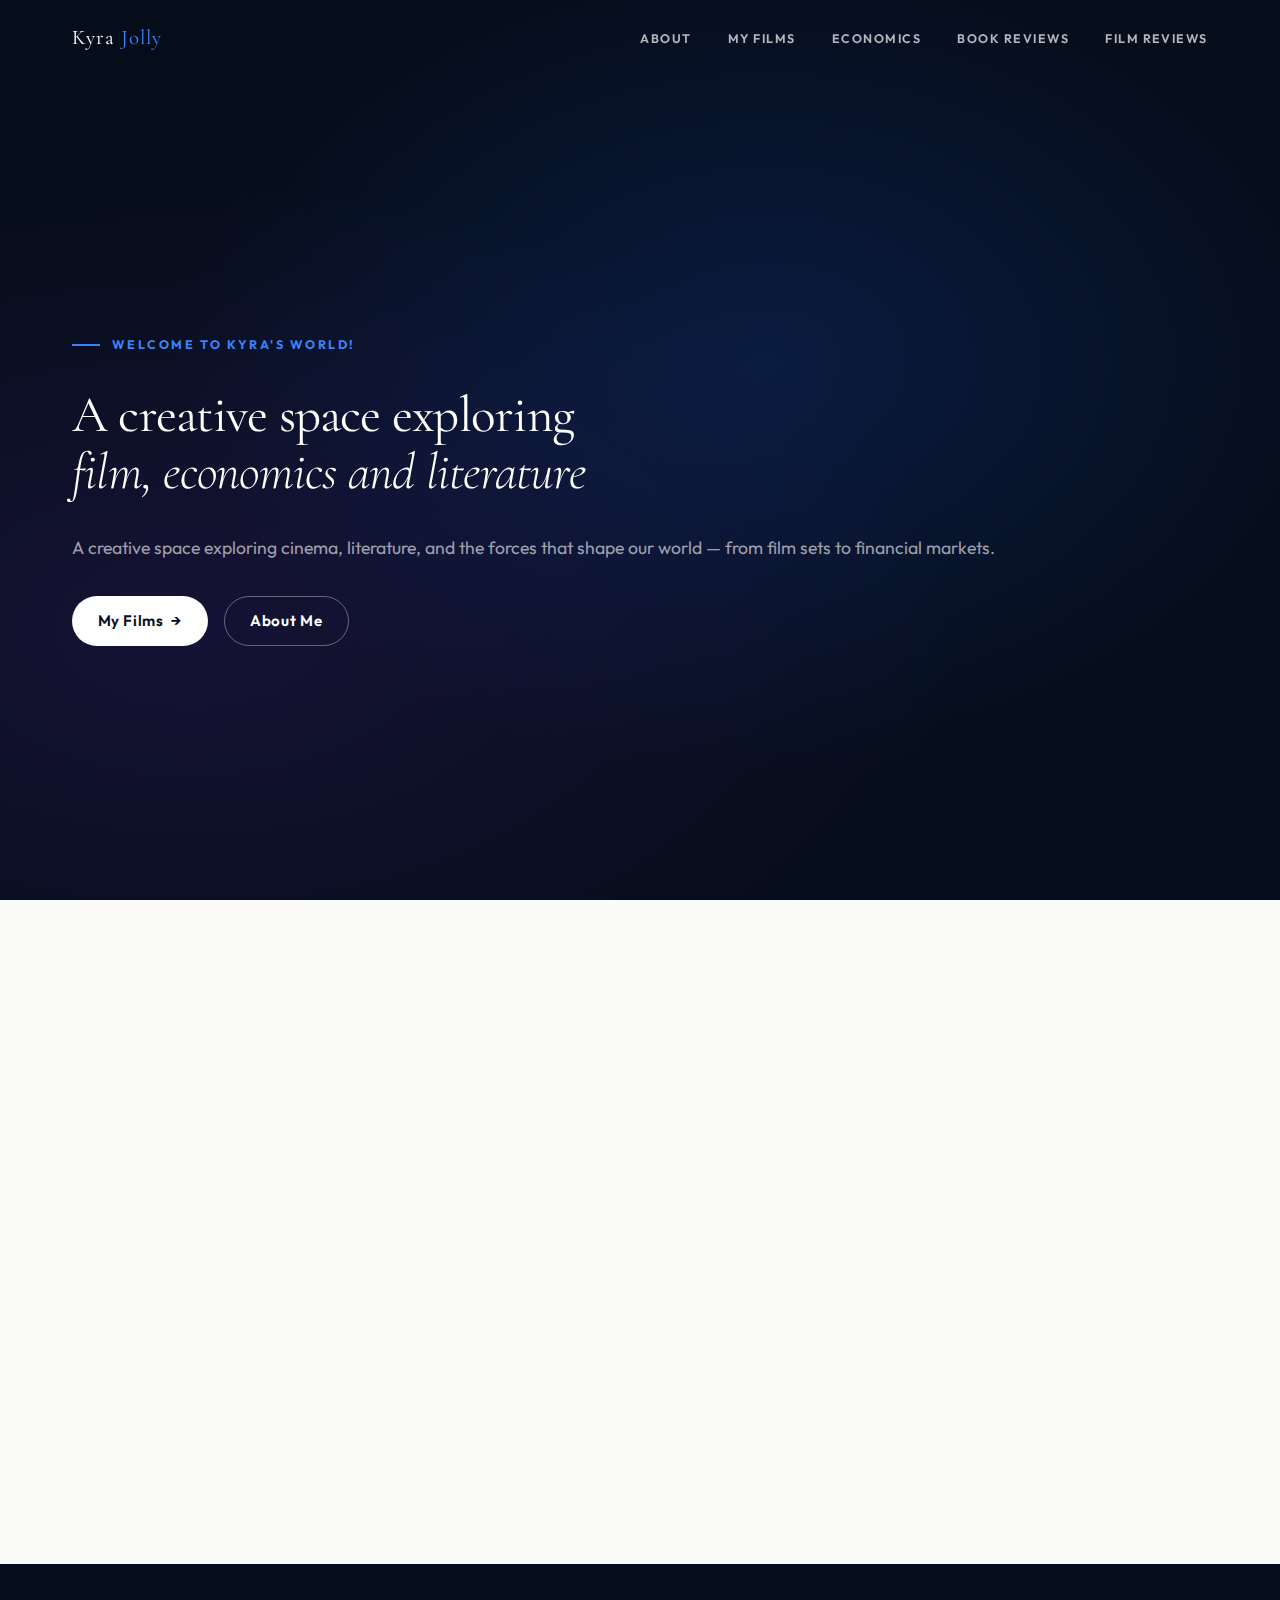
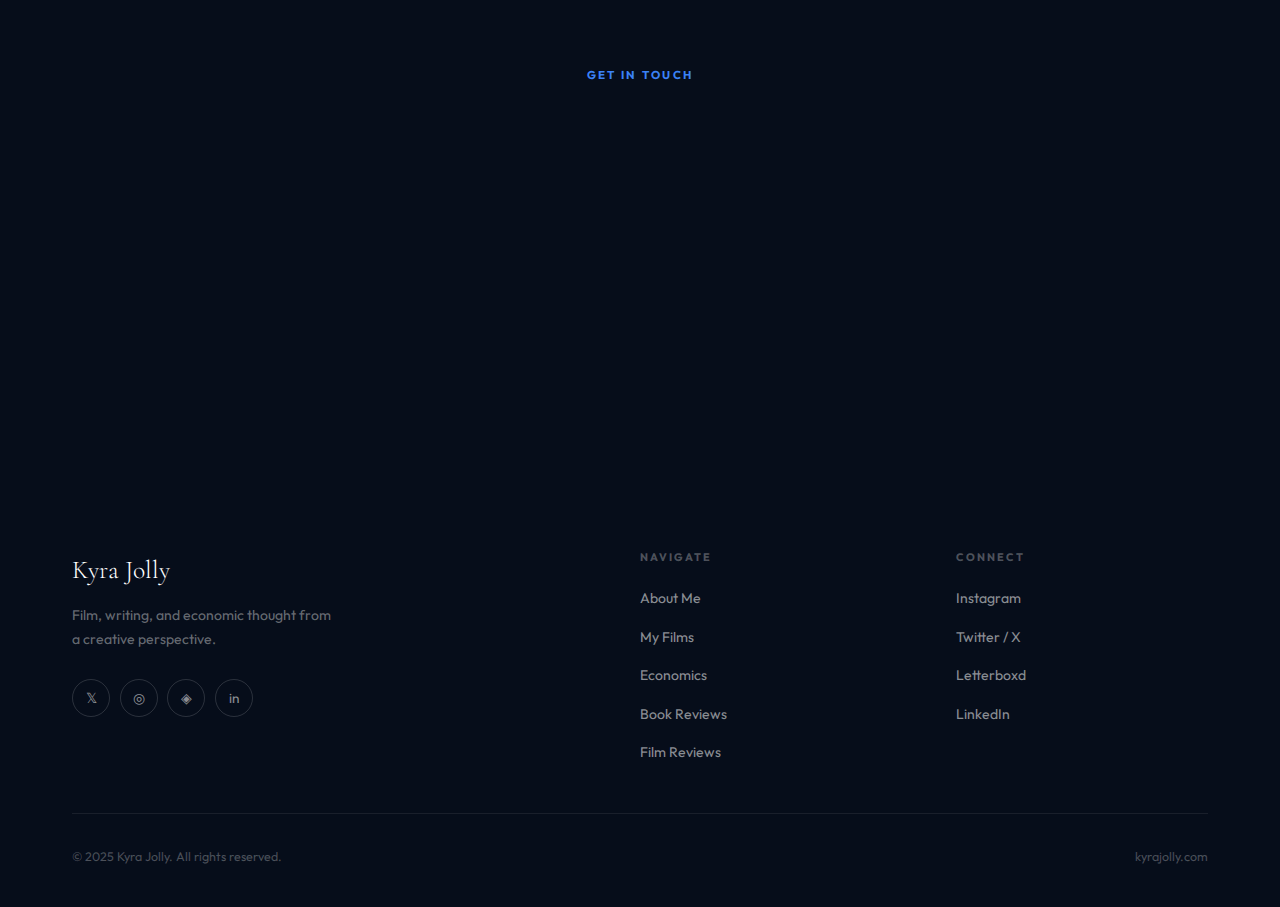
<file: index.html>
<!DOCTYPE html>
<html lang="en">
<head>
  <meta charset="UTF-8" />
  <meta name="viewport" content="width=device-width, initial-scale=1.0" />
  <title>Kyra Jolly — Film, Writing & Finance</title>
  <meta name="description" content="A personal creative portfolio showcasing films, writing, reviews, and finance & economics writing." />
  <link rel="preconnect" href="https://fonts.googleapis.com" />
  <link rel="preconnect" href="https://fonts.gstatic.com" crossorigin />
  <link href="https://fonts.googleapis.com/css2?family=Cormorant+Garamond:ital,wght@0,300;0,400;0,500;1,300;1,400&family=Outfit:wght@300;400;600;700&display=swap" rel="stylesheet" />
  <link rel="stylesheet" href="css/style.css" />
</head>
<body>

  <!-- ═══ NAV ════════════════════════════════════════════════ -->
  <nav class="nav">
    <div class="container">
      <div class="nav__inner">
        <a href="index.html" class="nav__logo">Kyra <span>Jolly</span></a>
        <ul class="nav__links">
          <li><a href="about.html">About</a></li>
          <li><a href="films.html">My Films</a></li>
          <li><a href="finance.html">Economics</a></li>
          <li><a href="book-reviews.html">Book Reviews</a></li>
          <li><a href="film-reviews.html">Film Reviews</a></li>
        </ul>
        <button class="nav__hamburger" aria-label="Menu"><span></span><span></span><span></span></button>
      </div>
    </div>
  </nav>
  <div class="nav__mobile">
    <a href="about.html">About</a>
    <a href="films.html">My Films</a>
    <a href="finance.html">Economics</a>
    <a href="book-reviews.html">Book Reviews</a>
    <a href="film-reviews.html">Film Reviews</a>
  </div>

  <!-- ═══ HERO ════════════════════════════════════════════════ -->
  <section class="home-hero">
    <div class="home-hero__bg"></div>
    <div class="container">
      <div class="home-hero__inner">
        <p class="home-hero__tagline fade-in">Welcome to Kyra's World!</p>
        <h1 class="display-2 fade-in fade-in-delay-1">
          A creative space exploring <br/>
          <em style="font-style:italic; font-weight:300;">film, economics and literature</em><br/>
        </h1>
        <p class="home-hero__intro fade-in fade-in-delay-2">
          <!-- ✏️ EDIT: Change this intro text to describe yourself -->
          A creative space exploring cinema, literature, and the forces that shape our world — from film sets to financial markets.
        </p>
        <div class="home-hero__actions fade-in fade-in-delay-3">
          <a href="films.html" class="btn btn--white">My Films <span class="arrow">→</span></a>
          <a href="about.html" class="btn btn--outline" style="border-color:rgba(255,255,255,0.35); color:white;">About Me</a>
        </div>
      </div>
    </div>
  </section>

  <!-- ═══ EXPLORE ═════════════════════════════════════════════ -->
  <section class="section">
    <div class="container">
      <div style="margin-bottom:2.5rem;" class="fade-in">
        <span class="label">Explore</span>
        <h2 style="font-family:var(--font-display); font-size:clamp(2rem,4vw,3rem); margin-top:0.5rem;">What lives here</h2>
      </div>
      <div class="explore-grid">
        <a href="films.html" class="explore-card fade-in">
          <div class="explore-card__icon">🎬</div>
          <div class="explore-card__title">My Films</div>
          <!-- ✏️ EDIT: Description of your film work -->
          <p class="explore-card__desc">A portfolio of short films and productions — stories told through lens and light.</p>
          <span class="btn btn--ghost" style="margin-top:auto;">View films <span class="arrow">→</span></span>
        </a>
        <a href="finance.html" class="explore-card fade-in fade-in-delay-1">
          <div class="explore-card__icon">📊</div>
          <div class="explore-card__title">Economics</div>
          <!-- ✏️ EDIT: Description of your finance writing -->
          <p class="explore-card__desc">Essays and analysis on markets, monetary policy, and the systems that shape society.</p>
          <span class="btn btn--ghost" style="margin-top:auto;">Read essays <span class="arrow">→</span></span>
        </a>
        <a href="book-reviews.html" class="explore-card fade-in fade-in-delay-2">
          <div class="explore-card__icon">📚</div>
          <div class="explore-card__title">Book Reviews</div>
          <!-- ✏️ EDIT: Description of your book reviews -->
          <p class="explore-card__desc">Critical responses to fiction, non-fiction, and everything in between.</p>
          <span class="btn btn--ghost" style="margin-top:auto;">Browse reviews <span class="arrow">→</span></span>
        </a>
        <a href="film-reviews.html" class="explore-card fade-in fade-in-delay-3">
          <div class="explore-card__icon">🎞️</div>
          <div class="explore-card__title">Film Reviews</div>
          <!-- ✏️ EDIT: Description of your film reviews -->
          <p class="explore-card__desc">Deep dives into cinema — from arthouse releases to contemporary masterworks.</p>
          <span class="btn btn--ghost" style="margin-top:auto;">Read reviews <span class="arrow">→</span></span>
        </a>
      </div>
    </div>
  </section>

  <!-- ═══ CTA ══════════════════════════════════════════════════ -->
  <section class="section section--dark" style="text-align:center;">
    <div class="container" style="max-width:600px;">
      <span class="label" style="color:var(--blue-light);" class="fade-in">Get in touch</span>
      <h2 style="font-family:var(--font-display); font-size:clamp(2rem,4vw,3.5rem); color:white; margin:0.75rem 0 1rem;" class="fade-in">
        <!-- ✏️ EDIT: Your CTA headline -->
        Let's make something together.
      </h2>
      <p style="color:rgba(255,255,255,0.55); margin-bottom:2.5rem; font-size:1rem; line-height:1.75;" class="fade-in">
        <!-- ✏️ EDIT: Your CTA subtext -->
        Whether it's a collaboration, commission, or just a conversation — I'd love to hear from you.
      </p>
      <!-- ✏️ EDIT: Change href to your email -->
      <a href="mailto:hello@kyrajolly.com" class="btn btn--white fade-in">Say hello <span class="arrow">→</span></a>
    </div>
  </section>

  <!-- ═══ FOOTER ═══════════════════════════════════════════════ -->
  <footer class="footer">
    <div class="container">
      <div class="footer__top">
        <div>
          <div class="footer__logo">Kyra Jolly</div>
          <!-- ✏️ EDIT: Short tagline -->
          <p class="footer__tagline">Film, writing, and economic thought from a creative perspective.</p>
          <div class="footer__social">
            <!-- ✏️ EDIT: Replace # with your social links -->
            <a href="#" class="social-link" aria-label="Twitter">𝕏</a>
            <a href="#" class="social-link" aria-label="Instagram">◎</a>
            <a href="#" class="social-link" aria-label="Letterboxd">◈</a>
            <a href="#" class="social-link" aria-label="LinkedIn">in</a>
          </div>
        </div>
        <div>
          <div class="footer__nav-title">Navigate</div>
          <ul class="footer__nav-links">
            <li><a href="about.html">About Me</a></li>
            <li><a href="films.html">My Films</a></li>
            <li><a href="finance.html">Economics</a></li>
            <li><a href="book-reviews.html">Book Reviews</a></li>
            <li><a href="film-reviews.html">Film Reviews</a></li>
          </ul>
        </div>
        <div>
          <div class="footer__nav-title">Connect</div>
          <ul class="footer__nav-links">
            <!-- ✏️ EDIT: Replace # with your actual social URLs -->
            <li><a href="#">Instagram</a></li>
            <li><a href="#">Twitter / X</a></li>
            <li><a href="#">Letterboxd</a></li>
            <li><a href="#">LinkedIn</a></li>
          </ul>
        </div>
      </div>
      <!-- ✏️ EDIT: Update year and your name -->
      <div class="footer__bottom">
        <span>© 2025 Kyra Jolly. All rights reserved.</span>
        <span>kyrajolly.com</span>
      </div>
    </div>
  </footer>

  <script src="js/main.js"></script>
</body>
</html>
</file>
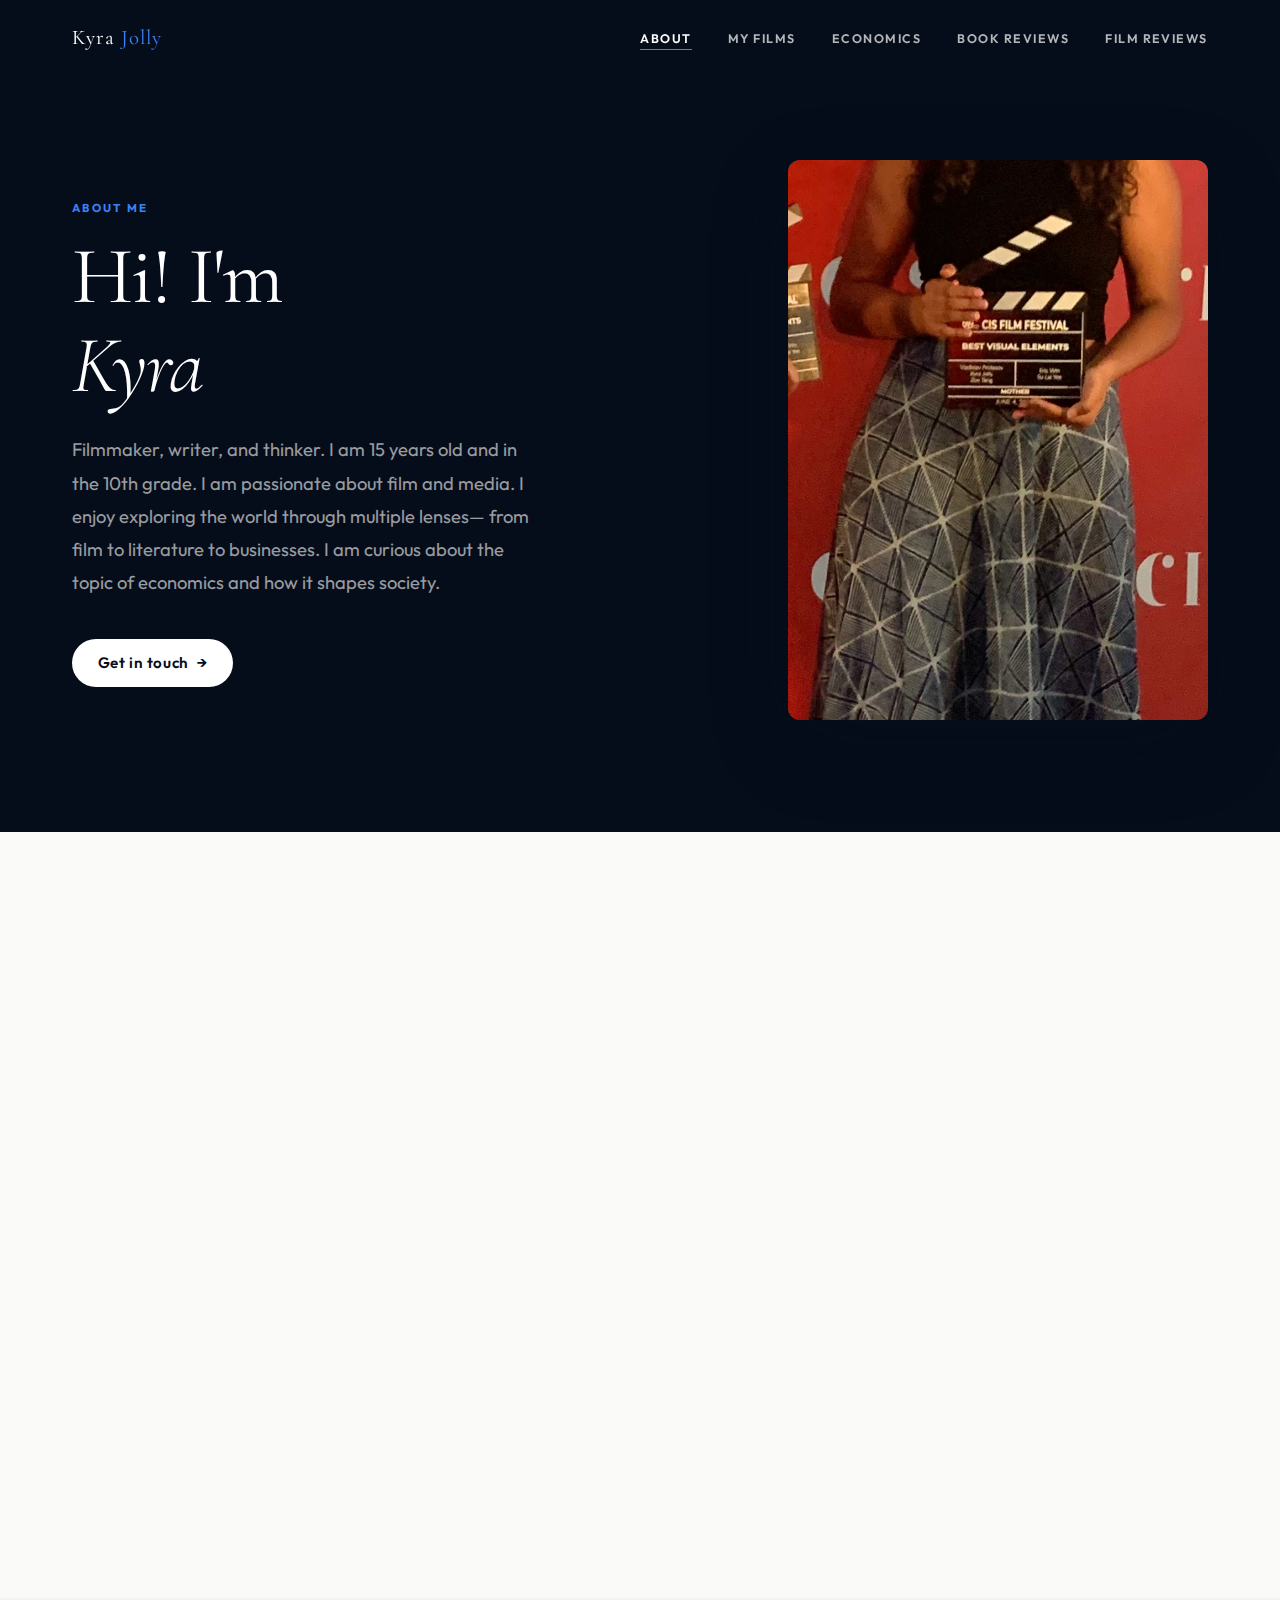
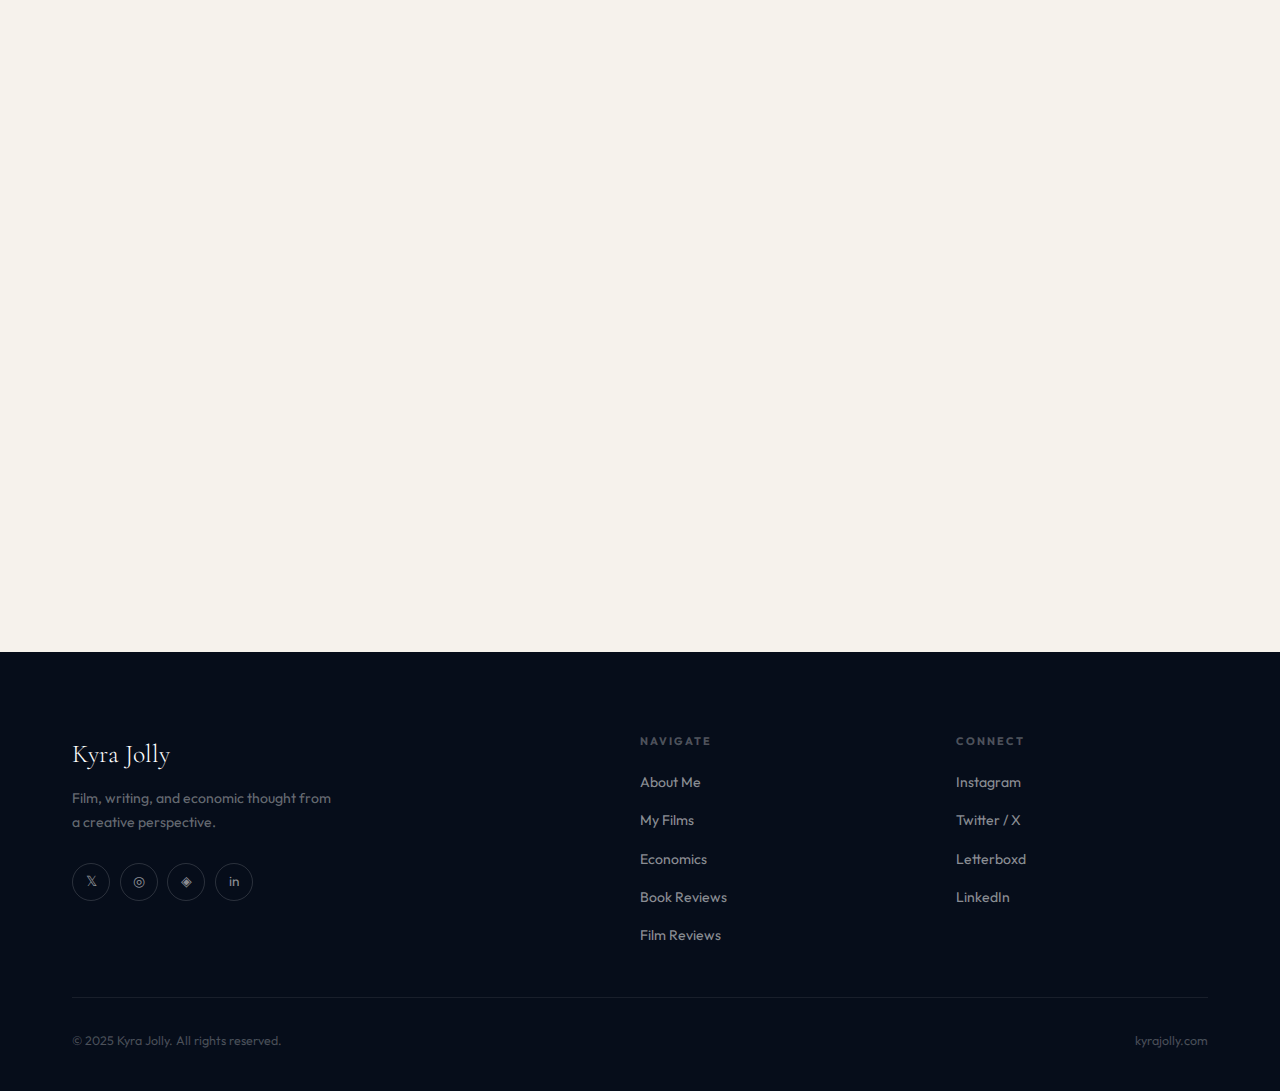
<file: about.html>
<!DOCTYPE html>
<html lang="en">
<head>
  <meta charset="UTF-8" />
  <meta name="viewport" content="width=device-width, initial-scale=1.0" />
  <title>About — Kyra Jolly</title>
  <link rel="preconnect" href="https://fonts.googleapis.com" />
  <link rel="preconnect" href="https://fonts.gstatic.com" crossorigin />
  <link href="https://fonts.googleapis.com/css2?family=Cormorant+Garamond:ital,wght@0,300;0,400;0,500;1,300;1,400&family=Outfit:wght@300;400;600;700&display=swap" rel="stylesheet" />
  <link rel="stylesheet" href="css/style.css" />
</head>
<body>

  <!-- ═══ NAV ════════════════════════════════════════════════ -->
  <nav class="nav">
    <div class="container">
      <div class="nav__inner">
        <a href="index.html" class="nav__logo">Kyra <span>Jolly</span></a>
        <ul class="nav__links">
          <li><a href="about.html">About</a></li>
          <li><a href="films.html">My Films</a></li>
          <li><a href="finance.html">Economics</a></li>
          <li><a href="book-reviews.html">Book Reviews</a></li>
          <li><a href="film-reviews.html">Film Reviews</a></li>
        </ul>
        <button class="nav__hamburger" aria-label="Menu"><span></span><span></span><span></span></button>
      </div>
    </div>
  </nav>
  <div class="nav__mobile">
    <a href="about.html">About</a>
    <a href="films.html">My Films</a>
    <a href="finance.html">Economics</a>
    <a href="book-reviews.html">Book Reviews</a>
    <a href="film-reviews.html">Film Reviews</a>
  </div>

  <!-- ═══ HERO ════════════════════════════════════════════════ -->
  <section class="about-hero">
    <div class="container">
      <div class="about-grid">

        <!-- Left: text -->
        <div class="fade-in">
          <span class="label" style="color:var(--blue-light);">About Me</span>
          <h1 class="display-1" style="color:white; margin-top:0.75rem;">
            <!-- ✏️ EDIT: Your headline -->
            Hi! I'm<br/><em style="font-style:italic; font-weight:300;">Kyra</em>
          </h1>
          <p style="color:rgba(255,255,255,0.6); font-size:1.15rem; line-height:1.8; max-width:460px; margin-top:1.5rem;">
            <!-- ✏️ EDIT: One-line description of who you are -->
            Filmmaker, writer, and thinker. I am 15 years old and in the 10th grade. I am passionate about film and media. I enjoy exploring the world through multiple lenses— from film to literature to businesses. I am curious about the topic of economics and how it shapes society.
          </p>
          <div style="margin-top:2.5rem;">
            <!-- ✏️ EDIT: Your email -->
            <a href="kyrajolly@icloud.com" class="btn btn--white">Get in touch <span class="arrow">→</span></a>
          </div>
        </div>

        <!-- Right: photo -->
        <div class="fade-in fade-in-delay-1">
          <div class="about-img-main">
            <!--
              ✏️ TO ADD YOUR PHOTO:
              Replace the line below with:
              <img src="assets/images/profile.jpg" alt="Kyra Jolly">
              Then delete the span.
            -->
            <img src="assets/images/about-me.jpg" alt="Kyra Jolly"
          </div>
        </div>

      </div>
    </div>
  </section>

  <!-- ═══ BIO ═════════════════════════════════════════════════ -->
  <section class="section">
    <div class="container">
      <div style="display:grid; grid-template-columns:1fr 1fr; gap:5rem; align-items:start;">

        <!-- Bio text -->
         <div class="fade-in">
          <span class="label">Background</span>
          <h2 style="font-family:var(--font-display); font-size:clamp(1.6rem,3vw,2.5rem); margin:0.75rem 0 1.5rem;">
            <!-- ✏️ EDIT: Section heading -->
            Who I am
          </h2>
          <!-- ✏️ EDIT: Replace all paragraph text below with your own bio -->
          <p style="color:var(--navy-mid); font-size:1.15rem; line-height:1.8; margin-bottom:1.25rem;">
            I'm a <strong style="color:var(--text);">filmmaker and student</strong> based in Singapore. When I began taking a media class in the ninth grade, I knew I had found my new favourite form of storytelling. I am especially interested in directing and script-writing. My work spans short film, documentary, fiction writing, and long-form critical essays on film and economics.
          </p>
          <p style="color:var(--navy-mid); font-size:1.15rem; line-height:1.8; margin-bottom:1.25rem;">
            In the future, I hope to study film production and economics.
          </p>
          <p style="color:var(--navy-mid); font-size:1.15rem; line-height:1.8; margin-bottom:2rem;">
            I have always loved to read and watch movies so on this site you'll find not just my film portfolio, but also book and film reviews, along with writing on finance and economics.
          </p>
          <!-- ✏️ EDIT: Your email -->
        </div>

        <!-- Skills -->
        <div class="fade-in fade-in-delay-1">
          <span class="label">What I do</span>
          <div style="margin-top:1.25rem;">
            <!-- ✏️ EDIT: Add or remove skill cards. Each card has a name and short description. -->
            <div class="skill-card">
              <div class="skill-card__name">Film Direction</div>
              <div class="skill-card__desc">Short film, documentary, and experimental formats</div>
            </div>
            <div class="skill-card">
              <div class="skill-card__name">Screenwriting</div>
              <div class="skill-card__desc">Original scripts and adaptations</div>
            </div>
            <div class="skill-card">
              <div class="skill-card__name">Finance Writing</div>
              <div class="skill-card__desc">Markets, macro, and monetary thought</div>
            </div>
            <div class="skill-card">
              <div class="skill-card__name">Book & Film Reviews</div>
              <div class="skill-card__desc">In-depth criticism across literature and cinema</div>
            </div>
            <div class="skill-card">
              <div class="skill-card__name">Musings</div>
              <div class="skill-card__desc">Trips, restaurants, and experiences</div>
            </div>
          </div>
        </div>

      </div>
    </div>
  </section>

  <!-- ═══ GALLERY ══════════════════════════════════════════════ -->
  <section class="section--sm section--cream">
    <div class="container">
      <span class="label fade-in">Gallery</span>
      <h2 style="font-family:var(--font-display); font-size:clamp(1.6rem,3vw,2.5rem); margin:0.5rem 0 2rem;" class="fade-in">
        <!-- ✏️ EDIT: Gallery heading -->
        Behind the scenes
      </h2>
      <!--
        ✏️ TO ADD PHOTOS: Replace each div with:
        <div class="gallery-item"><img src="assets/images/gallery-1.jpg" alt=""></div>
      -->
      <div class="gallery-grid fade-in">
        <div class="gallery-item" style="background:linear-gradient(145deg,#1A2D5A,#0D1035);"></div>
        <div class="gallery-item" style="background:linear-gradient(145deg,#2D1B69,#1A2D5A);"></div>
        <div class="gallery-item" style="background:linear-gradient(145deg,#0D3050,#1A4580);"></div>
        <div class="gallery-item" style="background:linear-gradient(145deg,#3D1060,#2D1B69);"></div>
        <div class="gallery-item" style="background:linear-gradient(145deg,#1A3560,#0D2048);"></div>
      </div>
    </div>
  </section>

  <!-- ═══ FOOTER ═══════════════════════════════════════════════ -->
  <footer class="footer">
    <div class="container">
      <div class="footer__top">
        <div>
          <div class="footer__logo">Kyra Jolly</div>
          <p class="footer__tagline">Film, writing, and economic thought from a creative perspective.</p>
          <div class="footer__social">
            <a href="#" class="social-link">𝕏</a>
            <a href="#" class="social-link">◎</a>
            <a href="#" class="social-link">◈</a>
            <a href="#" class="social-link">in</a>
          </div>
        </div>
        <div>
          <div class="footer__nav-title">Navigate</div>
          <ul class="footer__nav-links">
            <li><a href="about.html">About Me</a></li>
            <li><a href="films.html">My Films</a></li>
            <li><a href="finance.html">Economics</a></li>
            <li><a href="book-reviews.html">Book Reviews</a></li>
            <li><a href="film-reviews.html">Film Reviews</a></li>
          </ul>
        </div>
        <div>
          <div class="footer__nav-title">Connect</div>
          <ul class="footer__nav-links">
            <li><a href="#">Instagram</a></li>
            <li><a href="#">Twitter / X</a></li>
            <li><a href="#">Letterboxd</a></li>
            <li><a href="#">LinkedIn</a></li>
          </ul>
        </div>
      </div>
      <div class="footer__bottom">
        <span>© 2025 Kyra Jolly. All rights reserved.</span>
        <span>kyrajolly.com</span>
      </div>
    </div>
  </footer>

  <script src="js/main.js"></script>
</body>
</html>
</file>
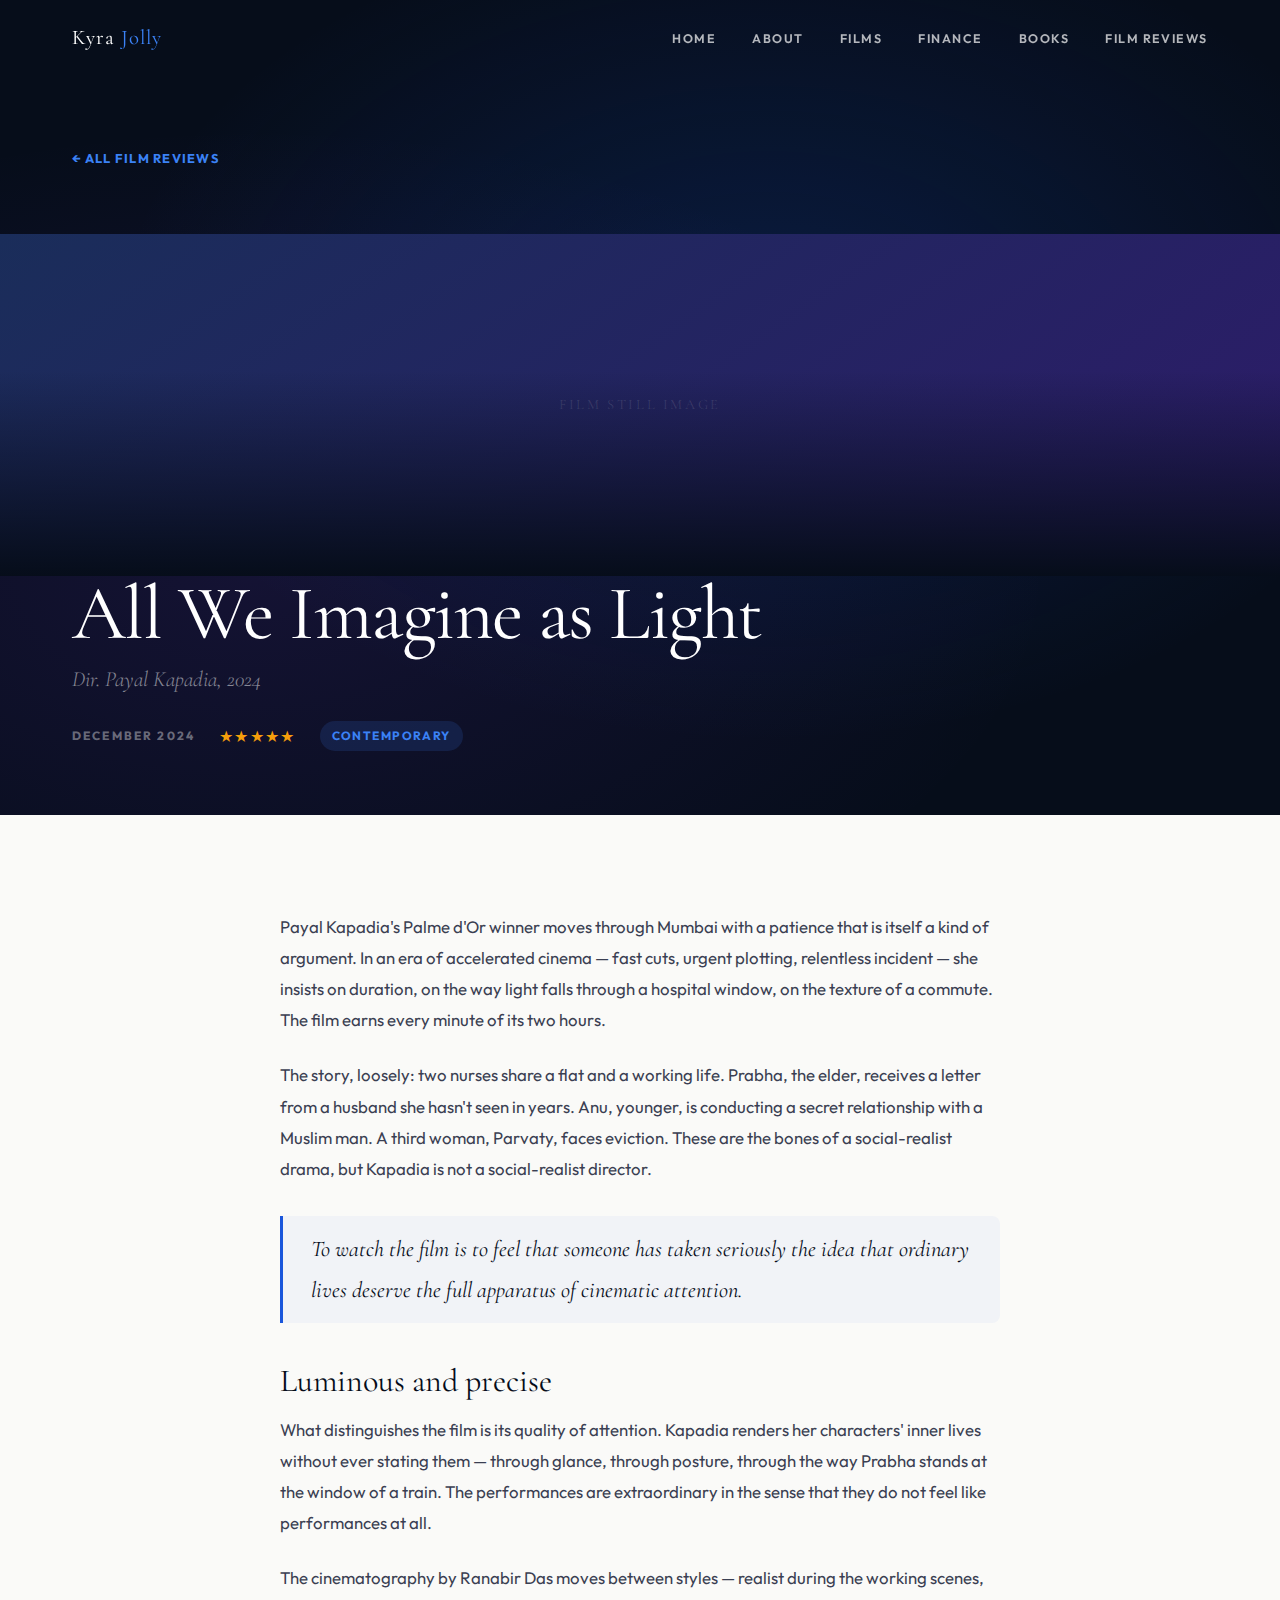
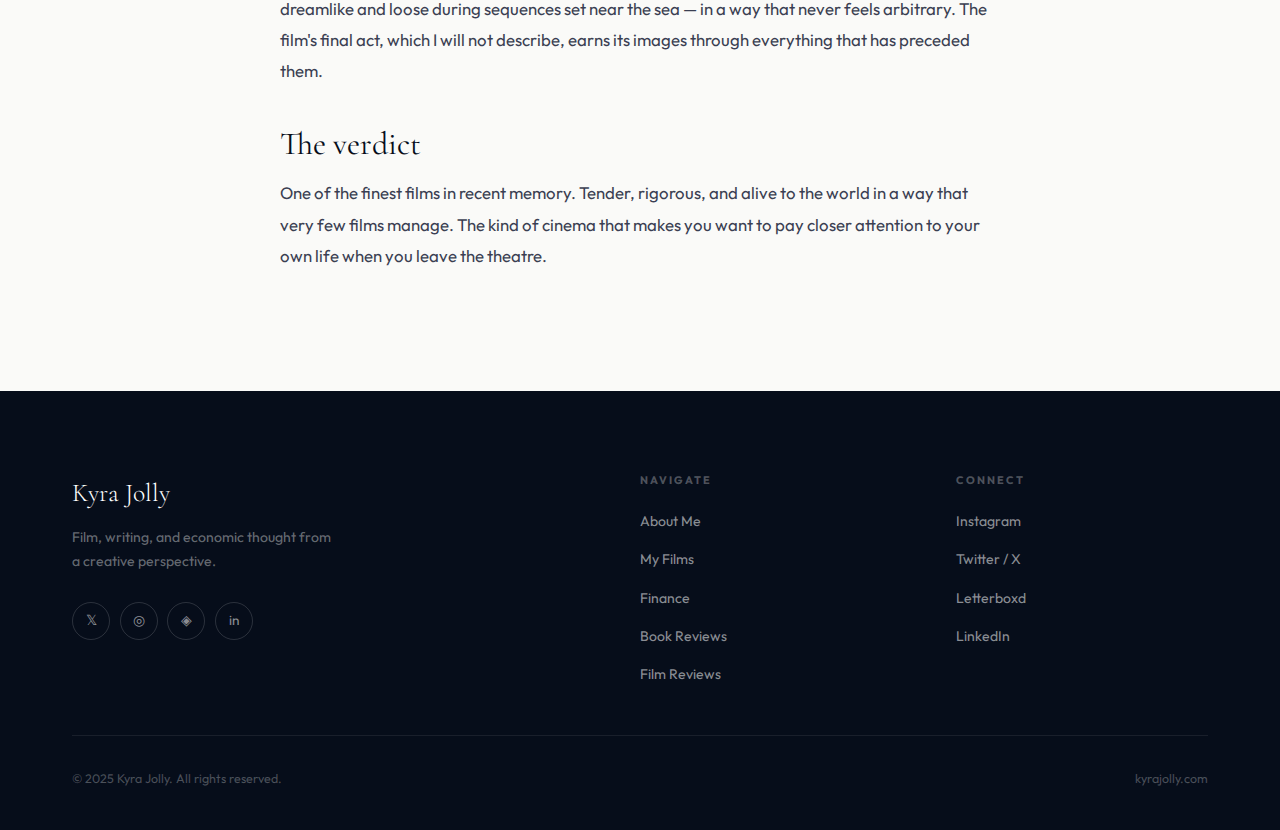
<file: all-we-imagine-as-light.html>
<!DOCTYPE html>
<html lang="en">
<head>
  <meta charset="UTF-8" />
  <meta name="viewport" content="width=device-width, initial-scale=1.0" />
  <!--
    ✏️ EDIT: Change the <title> to the film name
  -->
  <title>All We Imagine as Light — Kyra Jolly</title>
  <link rel="preconnect" href="https://fonts.googleapis.com" />
  <link rel="preconnect" href="https://fonts.gstatic.com" crossorigin />
  <link href="https://fonts.googleapis.com/css2?family=Cormorant+Garamond:ital,wght@0,300;0,400;0,500;1,300;1,400&family=Outfit:wght@300;400;600;700&display=swap" rel="stylesheet" />
  <link rel="stylesheet" href="../../css/style.css" />
  <style>
    .review-hero {
      background: var(--navy);
      padding: 9rem 0 0;
      position: relative;
      overflow: hidden;
    }
    .review-hero::before {
      content: '';
      position: absolute; inset: 0;
      background: radial-gradient(ellipse at 60% 40%, rgba(26,86,219,0.2), transparent 60%),
                  radial-gradient(ellipse at 20% 70%, rgba(124,58,237,0.12), transparent 55%);
    }
    /* Full-width film still — takes up roughly a third of the viewport height */
    .film-still {
      position: relative;
      width: 100%;
      height: 38vh;
      min-height: 260px;
      background: linear-gradient(145deg, #1A2D5A, #2D1B69);
      overflow: hidden;
      display: flex;
      align-items: center;
      justify-content: center;
      color: rgba(255,255,255,0.15);
      font-family: var(--font-display);
      font-size: 0.9rem;
      letter-spacing: 0.18em;
    }
    .film-still img {
      width: 100%; height: 100%;
      object-fit: cover;
      display: block;
    }
    .film-still::after {
      content: '';
      position: absolute; inset: 0;
      background: linear-gradient(to top, var(--navy) 0%, transparent 60%);
    }

    /* Hero text overlaid on bottom of still */
    .review-hero__overlay {
      position: relative; z-index: 1;
      padding: 0 0 4rem;
    }
    .review-hero__film-title {
      font-family: var(--font-display);
      font-size: clamp(2.5rem, 6vw, 5.5rem);
      font-weight: 400;
      color: white;
      line-height: 1.0;
      letter-spacing: -0.02em;
      margin-bottom: 0.5rem;
    }
    .review-hero__director {
      font-family: var(--font-display);
      font-size: clamp(1rem, 1.8vw, 1.35rem);
      font-weight: 300;
      color: rgba(255,255,255,0.5);
      font-style: italic;
      margin-bottom: 1.5rem;
    }
    .review-hero__meta {
      display: flex;
      align-items: center;
      gap: 1.5rem;
      flex-wrap: wrap;
    }
    .review-hero__date {
      font-size: 0.75rem; font-weight: 700;
      letter-spacing: 0.18em; text-transform: uppercase;
      color: rgba(255,255,255,0.4);
    }
    .review-hero__tag {
      font-size: 0.75rem; font-weight: 700;
      letter-spacing: 0.12em; text-transform: uppercase;
      color: var(--blue-light);
      background: rgba(59,130,246,0.15);
      padding: 0.3rem 0.75rem; border-radius: 100px;
    }
    .review-hero__stars { color: #F59E0B; font-size: 1rem; letter-spacing: 0.08em; }

    /* Review body */
    .review-body { max-width: 720px; margin: 0 auto; }
    .review-body p {
      font-size: 1.05rem; line-height: 1.85;
      color: #3A3F52; margin-bottom: 1.5rem;
    }
    .review-body h2 {
      font-family: var(--font-display);
      font-size: clamp(1.4rem, 2.5vw, 2rem);
      font-weight: 400; margin: 2.5rem 0 1rem; color: var(--navy);
    }
    .review-body blockquote {
      border-left: 3px solid var(--blue);
      padding: 0.75rem 1.75rem; margin: 2rem 0;
      background: rgba(26,86,219,0.04);
      border-radius: 0 8px 8px 0;
    }
    .review-body blockquote p {
      font-family: var(--font-display);
      font-size: clamp(1.1rem, 2vw, 1.4rem);
      font-style: italic; color: var(--navy); margin: 0;
    }

    .back-link {
      display: inline-flex; align-items: center; gap: 0.5rem;
      font-size: 0.8rem; font-weight: 700;
      letter-spacing: 0.1em; text-transform: uppercase;
      color: var(--blue-light); margin-bottom: 2rem;
      transition: gap 0.2s ease;
    }
    .back-link:hover { gap: 0.75rem; }
  </style>
</head>
<body>

  <!-- ═══ NAV ════════════════════════════════════════════════ -->
  <nav class="nav">
    <div class="container">
      <div class="nav__inner">
        <a href="../../index.html" class="nav__logo">Kyra <span>Jolly</span></a>
        <ul class="nav__links">
          <li><a href="../../index.html">Home</a></li>
          <li><a href="../../about.html">About</a></li>
          <li><a href="../../films.html">Films</a></li>
          <li><a href="../../finance.html">Finance</a></li>
          <li><a href="../../book-reviews.html">Books</a></li>
          <li><a href="../../film-reviews.html">Film Reviews</a></li>
        </ul>
        <button class="nav__hamburger" aria-label="Menu"><span></span><span></span><span></span></button>
      </div>
    </div>
  </nav>
  <div class="nav__mobile">
    <a href="../../index.html">Home</a>
    <a href="../../about.html">About</a>
    <a href="../../films.html">Films</a>
    <a href="../../finance.html">Finance</a>
    <a href="../../book-reviews.html">Books</a>
    <a href="../../film-reviews.html">Film Reviews</a>
  </div>

  <!-- ═══ HERO ════════════════════════════════════════════════ -->
  <section class="review-hero">
    <div class="container" style="position:relative; z-index:1; padding-bottom:2rem;">
      <a href="../../film-reviews.html" class="back-link">← All film reviews</a>
    </div>

    <!--
      ✏️ TO ADD A FILM STILL IMAGE:
      Replace the placeholder text inside .film-still with:
      <img src="../../assets/images/reviews/all-we-imagine.jpg" alt="All We Imagine as Light still">

      The image will stretch full-width at about 38% of screen height.
      Place stills in assets/images/reviews/
    -->
    <div class="film-still">
      FILM STILL IMAGE
    </div>

    <div class="container">
      <div class="review-hero__overlay">
        <!--
          ✏️ EDIT: Film title
        -->
        <h1 class="review-hero__film-title">All We Imagine as Light</h1>

        <!--
          ✏️ EDIT: Director name and year
        -->
        <p class="review-hero__director">Dir. Payal Kapadia, 2024</p>

        <div class="review-hero__meta">
          <!--
            ✏️ EDIT: Month and year you wrote this review
          -->
          <span class="review-hero__date">December 2024</span>

          <!--
            ✏️ EDIT: Star rating
          -->
          <span class="review-hero__stars">★★★★★</span>

          <!--
            ✏️ EDIT: Genre tag e.g. Contemporary, Arthouse, Classic, Documentary
          -->
          <span class="review-hero__tag">Contemporary</span>
        </div>
      </div>
    </div>
  </section>

  <!-- ═══ REVIEW BODY ══════════════════════════════════════════ -->
  <section class="section">
    <div class="container">
      <div class="review-body">

        <!--
          ✏️ EDIT: Write your full review below.

          Use <p> for paragraphs.
          Use <h2> for section headings.
          Use <blockquote><p>...</p></blockquote> for pull quotes.

          Delete the example content and replace with your own.
        -->

        <p>
          Payal Kapadia's Palme d'Or winner moves through Mumbai with a patience that is itself a kind of argument. In an era of accelerated cinema — fast cuts, urgent plotting, relentless incident — she insists on duration, on the way light falls through a hospital window, on the texture of a commute. The film earns every minute of its two hours.
        </p>

        <p>
          The story, loosely: two nurses share a flat and a working life. Prabha, the elder, receives a letter from a husband she hasn't seen in years. Anu, younger, is conducting a secret relationship with a Muslim man. A third woman, Parvaty, faces eviction. These are the bones of a social-realist drama, but Kapadia is not a social-realist director.
        </p>

        <blockquote>
          <p>To watch the film is to feel that someone has taken seriously the idea that ordinary lives deserve the full apparatus of cinematic attention.</p>
        </blockquote>

        <h2>Luminous and precise</h2>

        <p>
          What distinguishes the film is its quality of attention. Kapadia renders her characters' inner lives without ever stating them — through glance, through posture, through the way Prabha stands at the window of a train. The performances are extraordinary in the sense that they do not feel like performances at all.
        </p>

        <p>
          The cinematography by Ranabir Das moves between styles — realist during the working scenes, dreamlike and loose during sequences set near the sea — in a way that never feels arbitrary. The film's final act, which I will not describe, earns its images through everything that has preceded them.
        </p>

        <h2>The verdict</h2>

        <p>
          One of the finest films in recent memory. Tender, rigorous, and alive to the world in a way that very few films manage. The kind of cinema that makes you want to pay closer attention to your own life when you leave the theatre.
        </p>

      </div>
    </div>
  </section>

  <!-- ═══ FOOTER ═══════════════════════════════════════════════ -->
  <footer class="footer">
    <div class="container">
      <div class="footer__top">
        <div>
          <div class="footer__logo">Kyra Jolly</div>
          <p class="footer__tagline">Film, writing, and economic thought from a creative perspective.</p>
          <div class="footer__social">
            <a href="#" class="social-link">𝕏</a>
            <a href="#" class="social-link">◎</a>
            <a href="#" class="social-link">◈</a>
            <a href="#" class="social-link">in</a>
          </div>
        </div>
        <div>
          <div class="footer__nav-title">Navigate</div>
          <ul class="footer__nav-links">
            <li><a href="../../about.html">About Me</a></li>
            <li><a href="../../films.html">My Films</a></li>
            <li><a href="../../finance.html">Finance</a></li>
            <li><a href="../../book-reviews.html">Book Reviews</a></li>
            <li><a href="../../film-reviews.html">Film Reviews</a></li>
          </ul>
        </div>
        <div>
          <div class="footer__nav-title">Connect</div>
          <ul class="footer__nav-links">
            <li><a href="#">Instagram</a></li>
            <li><a href="#">Twitter / X</a></li>
            <li><a href="#">Letterboxd</a></li>
            <li><a href="#">LinkedIn</a></li>
          </ul>
        </div>
      </div>
      <div class="footer__bottom">
        <span>© 2025 Kyra Jolly. All rights reserved.</span>
        <span>kyrajolly.com</span>
      </div>
    </div>
  </footer>

  <script src="../../js/main.js"></script>
</body>
</html>
</file>
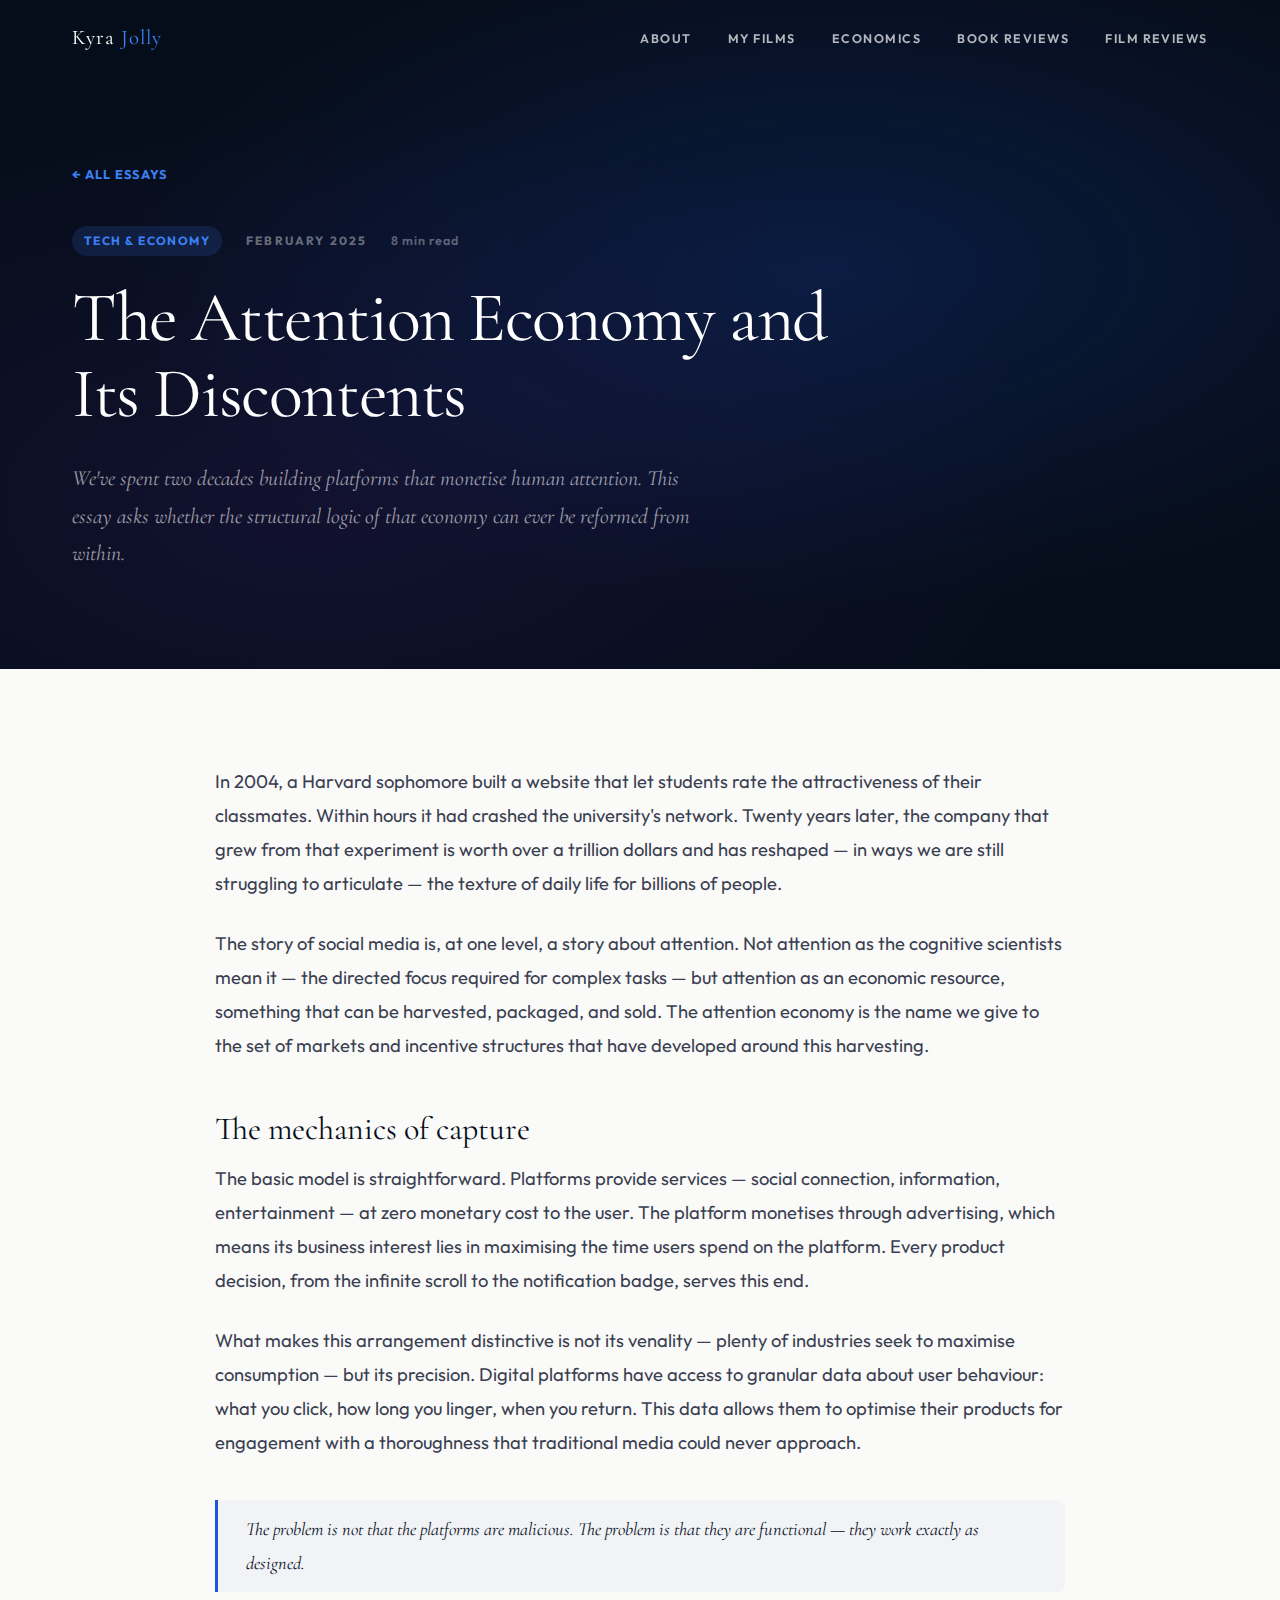
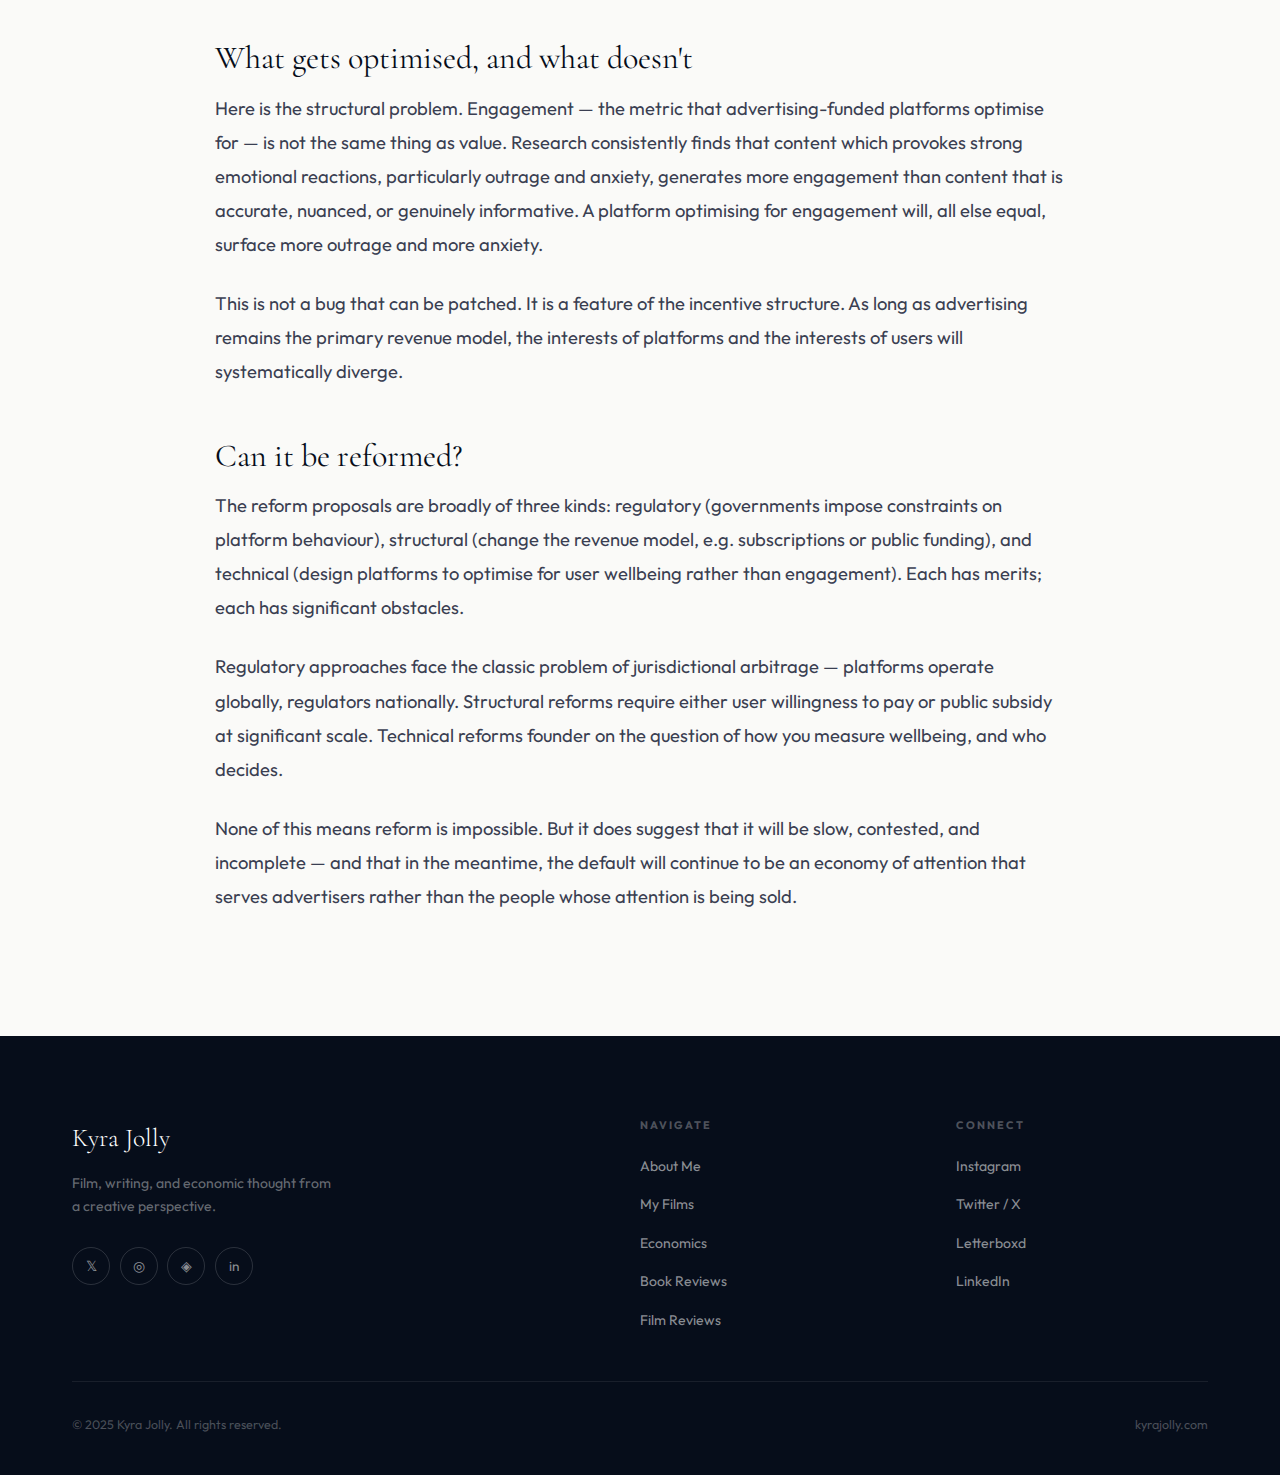
<file: attention-economy.html>
<!DOCTYPE html>
<html lang="en">
<head>
  <meta charset="UTF-8" />
  <meta name="viewport" content="width=device-width, initial-scale=1.0" />
  <!--
    ✏️ EDIT: Change the <title> to your essay title
  -->
  <title>The Attention Economy and Its Discontents — Kyra Jolly</title>
  <link rel="preconnect" href="https://fonts.googleapis.com" />
  <link rel="preconnect" href="https://fonts.gstatic.com" crossorigin />
  <link href="https://fonts.googleapis.com/css2?family=Cormorant+Garamond:ital,wght@0,300;0,400;0,500;1,300;1,400&family=Outfit:wght@300;400;600;700&display=swap" rel="stylesheet" />
  <link rel="stylesheet" href="../../css/style.css" />
  <style>
    .essay-hero {
      background: var(--navy);
      padding: 10rem 0 6rem;
      position: relative;
      overflow: hidden;
    }
    .essay-hero::before {
      content: '';
      position: absolute; inset: 0;
      background: radial-gradient(ellipse at 65% 40%, rgba(26,86,219,0.2), transparent 60%),
                  radial-gradient(ellipse at 25% 75%, rgba(124,58,237,0.1), transparent 55%);
    }
    .essay-hero__inner {
      position: relative; z-index: 1;
      max-width: 760px;
    }
    .essay-hero__title {
      font-family: var(--font-display);
      font-size: clamp(2.2rem, 5.5vw, 5rem);
      font-weight: 400;
      color: white;
      line-height: 1.08;
      letter-spacing: -0.02em;
      margin-bottom: 1.5rem;
      width: 100%;
    }
    .essay-hero__meta {
      display: flex;
      align-items: center;
      gap: 1.5rem;
      flex-wrap: wrap;
    }
    .essay-hero__date {
      font-size: 0.75rem; font-weight: 700;
      letter-spacing: 0.18em; text-transform: uppercase;
      color: rgba(255,255,255,0.4);
    }
    .essay-hero__tag {
      font-size: 0.75rem; font-weight: 700;
      letter-spacing: 0.12em; text-transform: uppercase;
      color: var(--blue-light);
      background: rgba(59,130,246,0.15);
      padding: 0.3rem 0.75rem; border-radius: 100px;
    }
    .essay-hero__lede {
      color: rgba(255,255,255,0.6);
      font-size: 1.35rem;
      line-height: 1.75;
      max-width: 620px;
      margin-top: 1.75rem;
      font-family: var(--font-display);
      font-style: italic;
    }

    /* Essay body */
    .essay-body { max-width: 850px; margin: 0 auto; }
    .essay-body p {
      font-size: 1.15rem; line-height: 1.85;
      color: #3A3F52; margin-bottom: 1.6rem;
    }
    .essay-body h2 {
      font-family: var(--font-display);
      font-size: clamp(1.5rem, 2.5vw, 2rem);
      font-weight: 400; margin: 3rem 0 1rem; color: var(--navy);
    }
    .essay-body h3 {
      font-family: var(--font-display);
      font-size: clamp(1.2rem, 2vw, 1.4rem);
      font-weight: 400; margin: 2rem 0 0.75rem; color: var(--navy);
    }
    .essay-body blockquote {
      border-left: 3px solid var(--blue);
      padding: 0.75rem 1.75rem; margin: 2.5rem 0;
      background: rgba(26,86,219,0.04);
      border-radius: 0 8px 8px 0;
    }
    .essay-body blockquote p {
      font-family: var(--font-display);
      font-size: clamp(1.2rem, 2/2vw, 1.55rem);
      font-style: italic; color: var(--navy); margin: 0;
    }
    /* Reading time estimate */
    .reading-time {
      font-size: 0.78rem; font-weight: 600;
      letter-spacing: 0.08em; color: rgba(255,255,255,0.35);
    }

    .back-link {
      display: inline-flex; align-items: center; gap: 0.5rem;
      font-size: 0.8rem; font-weight: 700;
      letter-spacing: 0.1em; text-transform: uppercase;
      color: var(--blue-light); margin-bottom: 2.5rem;
      transition: gap 0.2s ease;
    }
    .back-link:hover { gap: 0.75rem; }
  </style>
</head>
<body>

  <!-- ═══ NAV ════════════════════════════════════════════════ -->
  <nav class="nav">
    <div class="container">
      <div class="nav__inner">
        <a href="../../index.html" class="nav__logo">Kyra <span>Jolly</span></a>
        <ul class="nav__links">
          <li><a href="../../about.html">About</a></li>
          <li><a href="../../films.html">My Films</a></li>
          <li><a href="../../finance.html">Economics</a></li>
          <li><a href="../../book-reviews.html">Book Reviews</a></li>
          <li><a href="../../film-reviews.html">Film Reviews</a></li>
        </ul>
        <button class="nav__hamburger" aria-label="Menu"><span></span><span></span><span></span></button>
      </div>
    </div>
  </nav>
  <div class="nav__mobile">
    <a href="../../about.html">About</a>
    <a href="../../films.html">My Films</a>
    <a href="../../finance.html">Economics</a>
    <a href="../../book-reviews.html">Book Reviews</a>
    <a href="../../film-reviews.html">Film Reviews</a>
  </div>

  <!-- ═══ HERO ════════════════════════════════════════════════ -->
  <section class="essay-hero">
    <div class="container">
      <a href="/finance.html" class="back-link">← All essays</a>
      <div class="essay-hero__inner">

        <div class="essay-hero__meta" style="margin-bottom:1.5rem;">
          <!--
            ✏️ EDIT: Topic tag e.g. Macro, Markets, Inequality, Tech & Economy, Economic History
          -->
          <span class="essay-hero__tag">Tech &amp; Economy</span>

          <!--
            ✏️ EDIT: Month and year this essay was published
          -->
          <span class="essay-hero__date">February 2025</span>

          <!--
            ✏️ EDIT: Approximate reading time
          -->
          <span class="reading-time">8 min read</span>
        </div>

        <!--
          ✏️ EDIT: Essay title
        -->
        <h1 class="essay-hero__title">The Attention Economy and Its Discontents</h1>

        <!--
          ✏️ EDIT: A one or two sentence intro/lede that summarises the essay's argument
        -->
        <p class="essay-hero__lede">
          We've spent two decades building platforms that monetise human attention. This essay asks whether the structural logic of that economy can ever be reformed from within.
        </p>

      </div>
    </div>
  </section>

  <!-- ═══ ESSAY BODY ═══════════════════════════════════════════ -->
  <section class="section">
    <div class="container">
      <div class="essay-body">

        <!--
          ✏️ EDIT: Write your full essay below.

          Use <p> for paragraphs.
          Use <h2> for major section headings.
          Use <h3> for sub-headings.
          Use <blockquote><p>...</p></blockquote> for pull quotes or citations.

          Delete the example content and replace with your own.
        -->

        <p>
          In 2004, a Harvard sophomore built a website that let students rate the attractiveness of their classmates. Within hours it had crashed the university's network. Twenty years later, the company that grew from that experiment is worth over a trillion dollars and has reshaped — in ways we are still struggling to articulate — the texture of daily life for billions of people.
        </p>

        <p>
          The story of social media is, at one level, a story about attention. Not attention as the cognitive scientists mean it — the directed focus required for complex tasks — but attention as an economic resource, something that can be harvested, packaged, and sold. The attention economy is the name we give to the set of markets and incentive structures that have developed around this harvesting.
        </p>

        <h2>The mechanics of capture</h2>

        <p>
          The basic model is straightforward. Platforms provide services — social connection, information, entertainment — at zero monetary cost to the user. The platform monetises through advertising, which means its business interest lies in maximising the time users spend on the platform. Every product decision, from the infinite scroll to the notification badge, serves this end.
        </p>

        <p>
          What makes this arrangement distinctive is not its venality — plenty of industries seek to maximise consumption — but its precision. Digital platforms have access to granular data about user behaviour: what you click, how long you linger, when you return. This data allows them to optimise their products for engagement with a thoroughness that traditional media could never approach.
        </p>

        <blockquote>
          <p>The problem is not that the platforms are malicious. The problem is that they are functional — they work exactly as designed.</p>
        </blockquote>

        <h2>What gets optimised, and what doesn't</h2>

        <p>
          Here is the structural problem. Engagement — the metric that advertising-funded platforms optimise for — is not the same thing as value. Research consistently finds that content which provokes strong emotional reactions, particularly outrage and anxiety, generates more engagement than content that is accurate, nuanced, or genuinely informative. A platform optimising for engagement will, all else equal, surface more outrage and more anxiety.
        </p>

        <p>
          This is not a bug that can be patched. It is a feature of the incentive structure. As long as advertising remains the primary revenue model, the interests of platforms and the interests of users will systematically diverge.
        </p>

        <h2>Can it be reformed?</h2>

        <p>
          The reform proposals are broadly of three kinds: regulatory (governments impose constraints on platform behaviour), structural (change the revenue model, e.g. subscriptions or public funding), and technical (design platforms to optimise for user wellbeing rather than engagement). Each has merits; each has significant obstacles.
        </p>

        <p>
          Regulatory approaches face the classic problem of jurisdictional arbitrage — platforms operate globally, regulators nationally. Structural reforms require either user willingness to pay or public subsidy at significant scale. Technical reforms founder on the question of how you measure wellbeing, and who decides.
        </p>

        <p>
          None of this means reform is impossible. But it does suggest that it will be slow, contested, and incomplete — and that in the meantime, the default will continue to be an economy of attention that serves advertisers rather than the people whose attention is being sold.
        </p>

      </div>
    </div>
  </section>

  <!-- ═══ FOOTER ═══════════════════════════════════════════════ -->
  <footer class="footer">
    <div class="container">
      <div class="footer__top">
        <div>
          <div class="footer__logo">Kyra Jolly</div>
          <p class="footer__tagline">Film, writing, and economic thought from a creative perspective.</p>
          <div class="footer__social">
            <a href="#" class="social-link">𝕏</a>
            <a href="#" class="social-link">◎</a>
            <a href="#" class="social-link">◈</a>
            <a href="#" class="social-link">in</a>
          </div>
        </div>
        <div>
          <div class="footer__nav-title">Navigate</div>
          <ul class="footer__nav-links">
            <li><a href="../../about.html">About Me</a></li>
            <li><a href="../../films.html">My Films</a></li>
            <li><a href="../../finance.html">Economics</a></li>
            <li><a href="../../book-reviews.html">Book Reviews</a></li>
            <li><a href="../../film-reviews.html">Film Reviews</a></li>
          </ul>
        </div>
        <div>
          <div class="footer__nav-title">Connect</div>
          <ul class="footer__nav-links">
            <li><a href="#">Instagram</a></li>
            <li><a href="#">Twitter / X</a></li>
            <li><a href="#">Letterboxd</a></li>
            <li><a href="#">LinkedIn</a></li>
          </ul>
        </div>
      </div>
      <div class="footer__bottom">
        <span>© 2025 Kyra Jolly. All rights reserved.</span>
        <span>kyrajolly.com</span>
      </div>
    </div>
  </footer>

  <script src="../../js/main.js"></script>
</body>
</html>
</file>
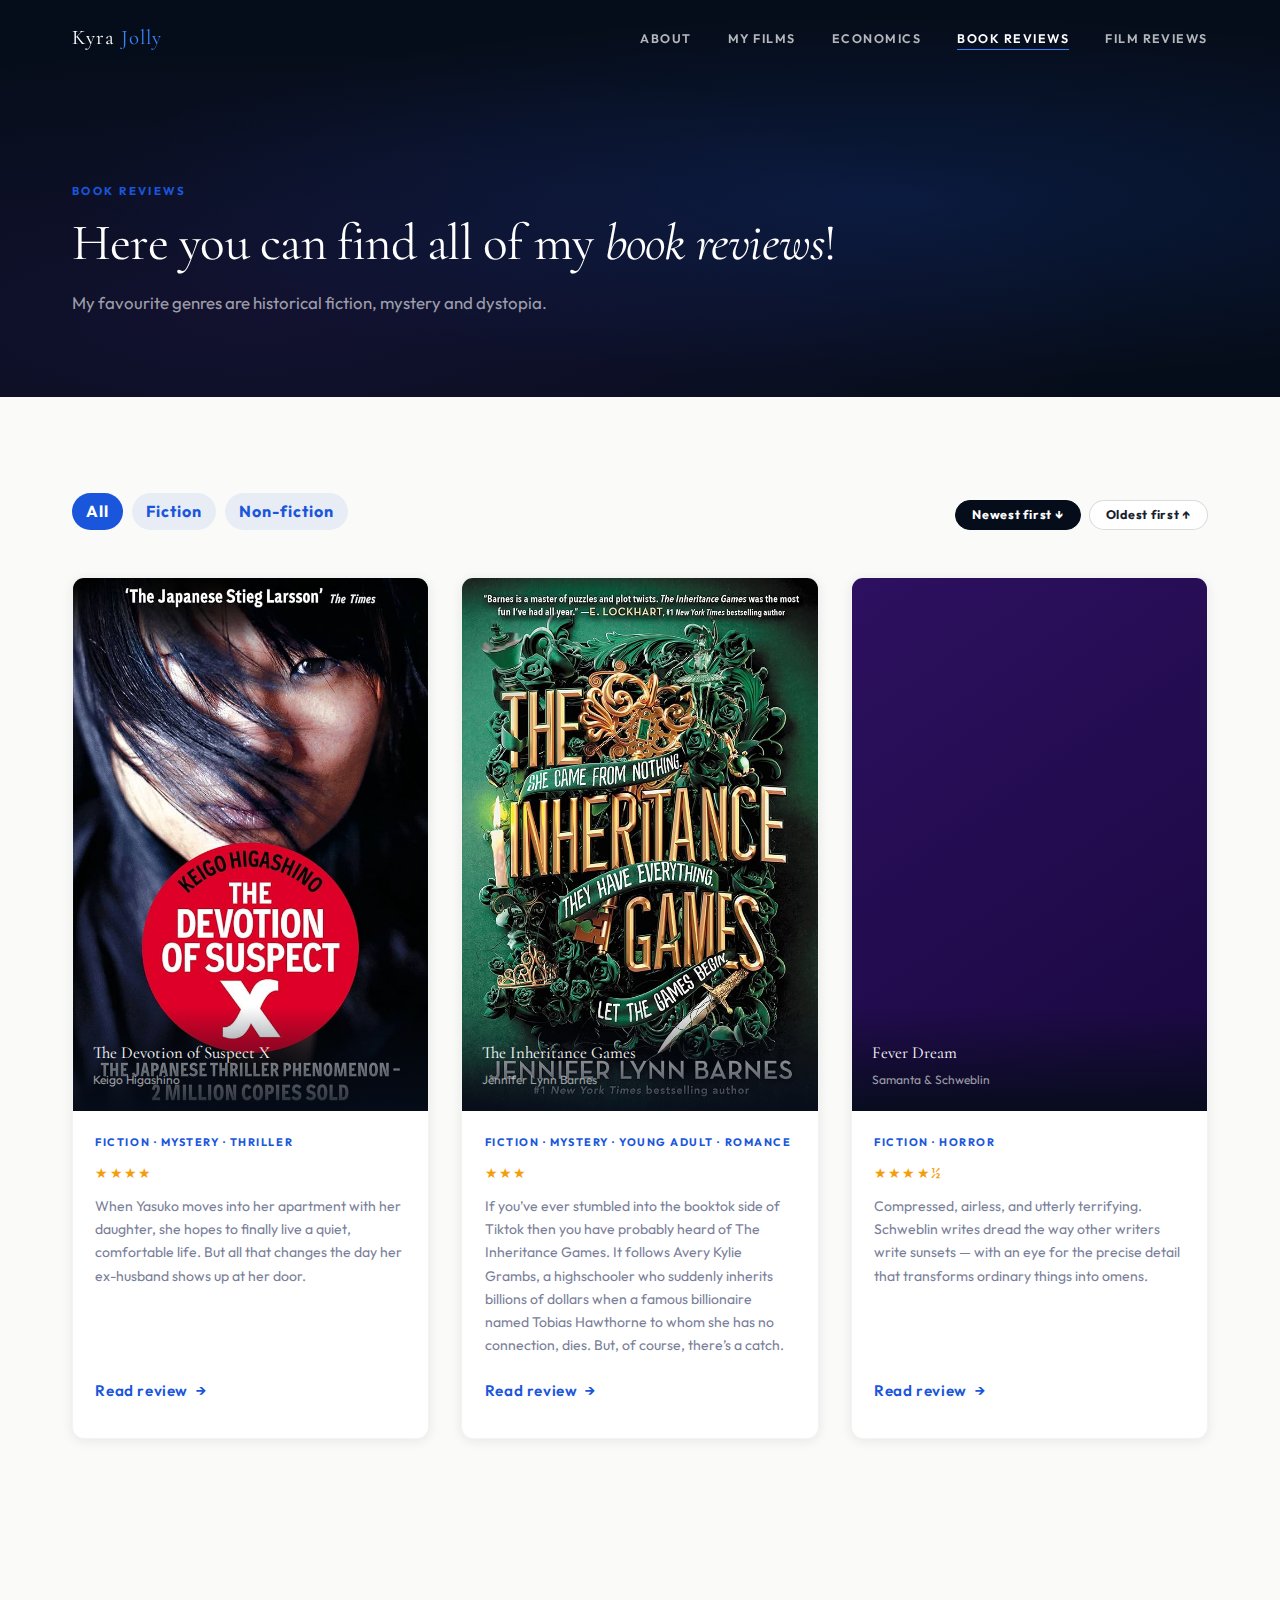
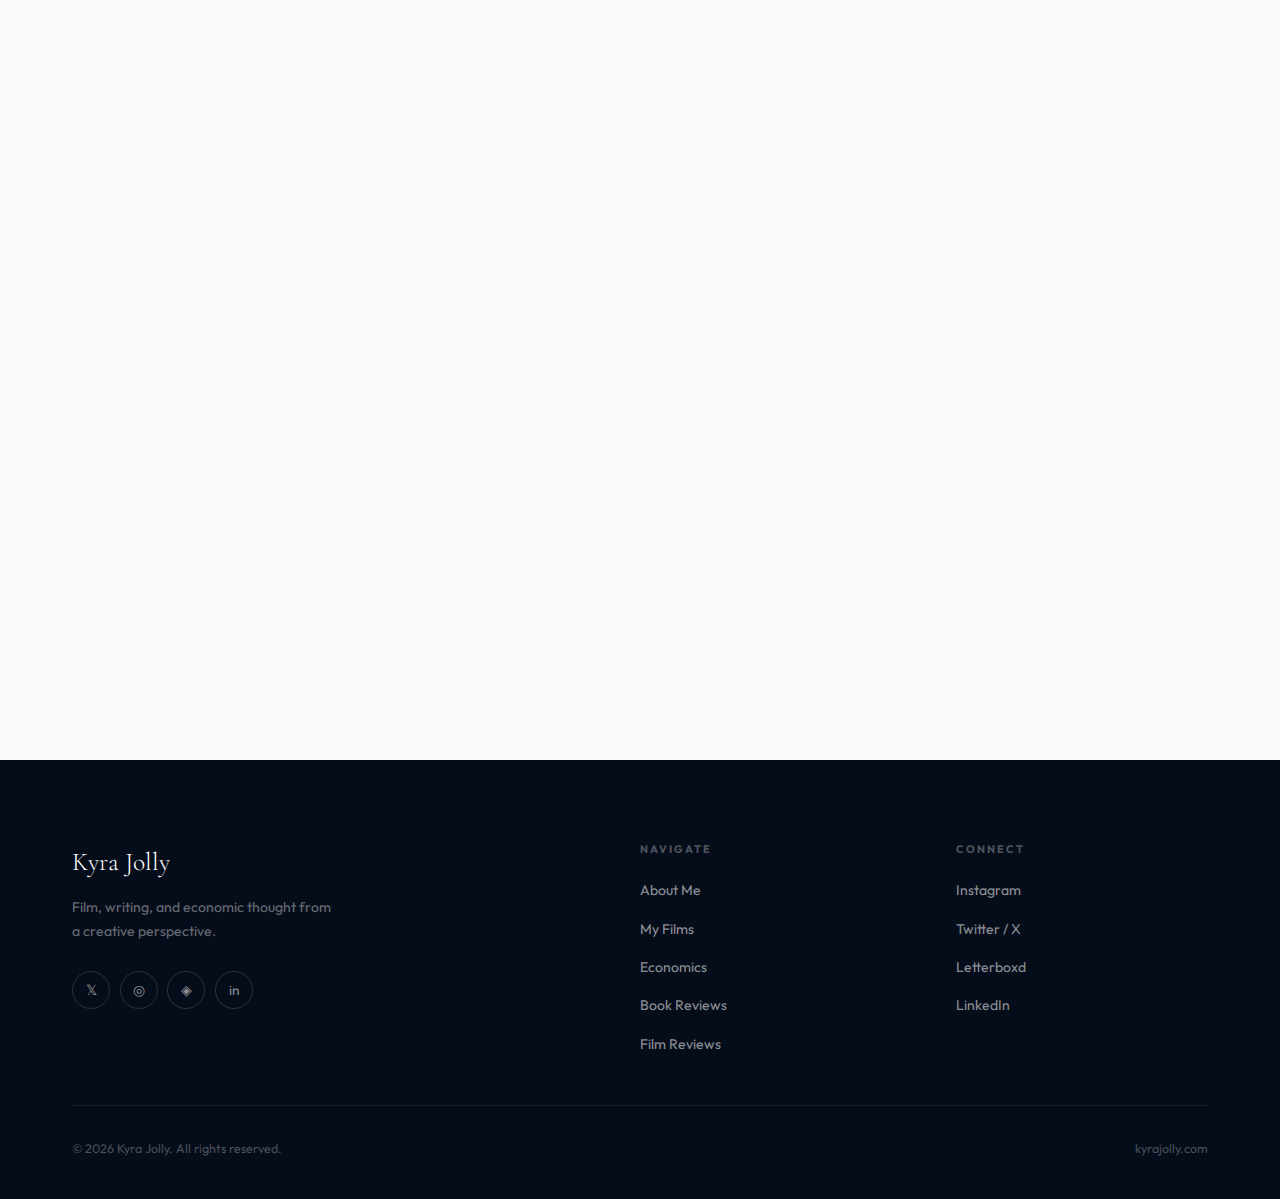
<file: book-reviews.html>
<!DOCTYPE html>
<html lang="en">
<head>
  <meta charset="UTF-8" />
  <meta name="viewport" content="width=device-width, initial-scale=1.0" />
  <title>Book Reviews — Kyra Jolly</title>
  <link rel="preconnect" href="https://fonts.googleapis.com" />
  <link rel="preconnect" href="https://fonts.gstatic.com" crossorigin />
  <link href="https://fonts.googleapis.com/css2?family=Cormorant+Garamond:ital,wght@0,300;0,400;0,500;1,300;1,400&family=Outfit:wght@300;400;600;700&display=swap" rel="stylesheet" />
  <link rel="stylesheet" href="css/style.css" />
  <style>
    .controls-bar {
      display: flex;
      align-items: center;
      justify-content: space-between;
      flex-wrap: wrap;
      gap: 1rem;
      margin-bottom: 2.5rem;
    }
    .sort-btn {
      display: inline-flex;
      align-items: center;
      gap: 0.4rem;
      padding: 0.4rem 1rem;
      border-radius: 100px;
      border: 1.5px solid rgba(6,13,26,0.15);
      background: white;
      color: var(--text);
      font-family: var(--font-body);
      font-size: 0.78rem;
      font-weight: 700;
      letter-spacing: 0.06em;
      cursor: pointer;
      transition: var(--transition);
    }
    .sort-btn:hover, .sort-btn.active {
      background: var(--navy);
      color: white;
      border-color: var(--navy);
    }
  </style>
</head>
<body>

  <nav class="nav">
    <div class="container">
      <div class="nav__inner">
        <a href="index.html" class="nav__logo">Kyra <span>Jolly</span></a>
        <ul class="nav__links">
          <li><a href="about.html">About</a></li>
          <li><a href="films.html">My Films</a></li>
          <li><a href="finance.html">Economics</a></li>
          <li><a href="book-reviews.html">Book Reviews</a></li>
          <li><a href="film-reviews.html">Film Reviews</a></li>
        </ul>
        <button class="nav__hamburger" aria-label="Menu"><span></span><span></span><span></span></button>
      </div>
    </div>
  </nav>
  <div class="nav__mobile">
    <a href="about.html">About</a><a href="films.html">Films</a>
    <a href="finance.html">Finance</a><a href="book-reviews.html">Book Reviews</a><a href="film-reviews.html">Film Reviews</a>
  </div>

  <section class="page-hero">
    <div class="container">
      <div class="page-hero__content">
        <span class="label fade-in">Book Reviews</span>
        <h1 class="display-2 fade-in fade-in-delay-1">Here you can find all of my <em>book reviews</em>!</h1>
        <p class="fade-in fade-in-delay-2">My favourite genres are historical fiction, mystery and dystopia.</p>
      </div>
    </div>
  </section>

  <section class="section">
    <div class="container">

      <div class="controls-bar fade-in">
        <div>
          <span class="genre-pill topic-pill active" data-genre="all">All</span>
          <span class="genre-pill topic-pill" data-genre="fiction">Fiction</span>
          <span class="genre-pill topic-pill" data-genre="nonfiction">Non-fiction</span>
        </div>
        <div style="display:flex; gap:0.5rem;">
          <button class="sort-btn active" data-sort="newest">Newest first ↓</button>
          <button class="sort-btn" data-sort="oldest">Oldest first ↑</button>
        </div>
      </div>

      <!--
      ╔══════════════════════════════════════════════════════════════╗
      ║  HOW TO ADD A NEW BOOK REVIEW                                ║
      ║                                                              ║
      ║  1. Copy one <article> block                                 ║
      ║  2. Set data-date="YYYY-MM" e.g. data-date="2025-03"        ║
      ║     This is the date you wrote the review — used for sort   ║
      ║  3. Set data-genre to: fiction, nonfiction, essays, poetry  ║
      ║  4. Edit the book title, author, stars, genre, excerpt       ║
      ║  5. Set href to your review file:                            ║
      ║     href="reviews/books/your-book-name.html"                 ║
      ║  6. Create that file by copying reviews/books/piranesi.html  ║
      ╚══════════════════════════════════════════════════════════════╝
      -->
      <div class="reviews-grid" id="book-grid">

        <article class="review-card fade-in" data-genre="fiction" data-date="2025-01">
          <div class="review-card__cover" style="background:linear-gradient(145deg,#1A2D5A,#2D1B69);">
            <!--
              ✏️ TO ADD COVER IMAGE: replace this div with
              <img src="assets/images/books/piranesi.jpg" alt="Piranesi">
              then add the overlay div after the img tag.
            -->

          <img src="assets/images/devotion-of-suspect-x.jpg" alt="Devotion">
            <div class="review-card__cover-overlay">
              <div class="review-card__cover-title">The Devotion of Suspect X</div>
              <div class="review-card__cover-author">Keigo Higashino</div>
            </div>
          </div>
          <div class="review-card__body">
            <div class="review-card__genre">Fiction · Mystery · Thriller </div>
            <div class="stars">★★★★</div>
            <p class="review-card__excerpt">When Yasuko moves into her apartment with her daughter, she hopes to finally live a quiet, comfortable life. But all that changes the day her ex-husband shows up at her door. 
            </p>  
            <a href="reviews/books/the-devotion-of-suspect-x.html" class="btn btn--ghost" style="margin-top:auto;">Read review <span class="arrow">→</span></a>
          </div>
        </article>

        <article class="review-card fade-in" data-genre="fiction" data-date="2025-01">
          <div class="review-card__cover" style="background:linear-gradient(145deg,#1A2D5A,#2D1B69);">
          <img src="assets/images/the-inheritance-games.jpg" alt="Devotion">
            <div class="review-card__cover-overlay">
              <div class="review-card__cover-title">The Inheritance Games</div>
              <div class="review-card__cover-author">Jennifer Lynn Barnes</div>
            </div>
          </div>
          <div class="review-card__body">
            <div class="review-card__genre">Fiction · Mystery · Young Adult · Romance</div>
            <div class="stars">★★★</div>
            <p class="review-card__excerpt">If you’ve ever stumbled into the booktok side of Tiktok then you have probably heard of The Inheritance Games. It follows Avery Kylie Grambs, a highschooler who suddenly inherits billions of dollars when a famous billionaire named Tobias Hawthorne to whom she has no connection, dies. But, of course, there’s a catch. 
            </p>  
            <a href="reviews/books/the-inheritance-games.html" class="btn btn--ghost" style="margin-top:auto;">Read review <span class="arrow">→</span></a>
          </div>
        </article>

        <article class="review-card fade-in" data-genre="fiction" data-date="2024-10">
          <div class="review-card__cover" style="background:linear-gradient(145deg,#2D1060,#1A0840);">
            <div class="review-card__cover-overlay">
              <div class="review-card__cover-title">Fever Dream</div>
              <div class="review-card__cover-author">Samanta  &amp; Schweblin</div>
            </div>
          </div>
          <div class="review-card__body">
            <div class="review-card__genre">Fiction · Horror</div>
            <div class="stars">★★★★½</div>
            <p class="review-card__excerpt">Compressed, airless, and utterly terrifying. Schweblin writes dread the way other writers write sunsets — with an eye for the precise detail that transforms ordinary things into omens.</p>
            <a href="reviews/books/fever-dream.html" class="btn btn--ghost" style="margin-top:auto;">Read review <span class="arrow">→</span></a>
          </div>
        </article>

        <article class="review-card fade-in" data-genre="essays" data-date="2024-09">
          <div class="review-card__cover" style="background:linear-gradient(145deg,#1A3560,#0D2048);">
            <div class="review-card__cover-overlay">
              <div class="review-card__cover-title">A Field Guide to Getting Lost</div>
              <div class="review-card__cover-author">Rebecca Solnit</div>
            </div>
          </div>
          <div class="review-card__body">
            <div class="review-card__genre">Essays · Memoir</div>
            <div class="stars">★★★★★</div>
            <p class="review-card__excerpt">Solnit writes about loss and wandering with a precision that feels impossible for subject matter this amorphous. Getting lost as practice, a way of remaining alive to the world.</p>
            <a href="reviews/books/field-guide-getting-lost.html" class="btn btn--ghost" style="margin-top:auto;">Read review <span class="arrow">→</span></a>
          </div>
        </article>

        <article class="review-card fade-in" data-genre="nonfiction" data-date="2024-08">
          <div class="review-card__cover" style="background:linear-gradient(145deg,#3D1060,#250840);">
            <div class="review-card__cover-overlay">
              <div class="review-card__cover-title">Capital in the 21st Century</div>
              <div class="review-card__cover-author">Thomas Piketty</div>
            </div>
          </div>
          <div class="review-card__body">
            <div class="review-card__genre">Non-fiction · Economics</div>
            <div class="stars">★★★★</div>
            <p class="review-card__excerpt">Piketty's grand historical argument — that capital accumulates faster than economies grow — is compelling even where flawed. A book that changed how we talk about wealth.</p>
            <a href="reviews/books/capital-21st-century.html" class="btn btn--ghost" style="margin-top:auto;">Read review <span class="arrow">→</span></a>
          </div>
        </article>

        <article class="review-card fade-in" data-genre="poetry" data-date="2024-07">
          <div class="review-card__cover" style="background:linear-gradient(145deg,#1A4530,#0D2820);">
            <div class="review-card__cover-overlay">
              <div class="review-card__cover-title">Citizen: An American Lyric</div>
              <div class="review-card__cover-author">Claudia Rankine</div>
            </div>
          </div>
          <div class="review-card__body">
            <div class="review-card__genre">Poetry · Essay</div>
            <div class="stars">★★★★★</div>
            <p class="review-card__excerpt">A work that refuses genre like it refuses easy comfort. Moving between poetry, essay, and visual art to document the accumulated weight of racial microaggression in America.</p>
            <a href="reviews/books/citizen.html" class="btn btn--ghost" style="margin-top:auto;">Read review <span class="arrow">→</span></a>
          </div>
        </article>

      </div>
    </div>
  </section>

  <footer class="footer">
    <div class="container">
      <div class="footer__top">
        <div>
          <div class="footer__logo">Kyra Jolly</div>
          <p class="footer__tagline">Film, writing, and economic thought from a creative perspective.</p>
          <div class="footer__social">
            <a href="#" class="social-link">𝕏</a><a href="#" class="social-link">◎</a>
            <a href="#" class="social-link">◈</a><a href="#" class="social-link">in</a>
          </div>
        </div>
        <div>
          <div class="footer__nav-title">Navigate</div>
          <ul class="footer__nav-links">
            <li><a href="about.html">About Me</a></li><li><a href="films.html">My Films</a></li>
            <li><a href="finance.html">Economics</a></li><li><a href="book-reviews.html">Book Reviews</a></li>
            <li><a href="film-reviews.html">Film Reviews</a></li>
          </ul>
        </div>
        <div>
          <div class="footer__nav-title">Connect</div>
          <ul class="footer__nav-links">
            <li><a href="#">Instagram</a></li><li><a href="#">Twitter / X</a></li>
            <li><a href="#">Letterboxd</a></li><li><a href="#">LinkedIn</a></li>
          </ul>
        </div>
      </div>
      <div class="footer__bottom">
        <span>© 2026 Kyra Jolly. All rights reserved.</span><span>kyrajolly.com</span>
      </div>
    </div>
  </footer>

  <script src="js/main.js"></script>
  <script>
    // ── Date sort ──────────────────────────────────────────
    const grid     = document.getElementById('book-grid');
    const sortBtns = document.querySelectorAll('.sort-btn');

    sortBtns.forEach(btn => {
      btn.addEventListener('click', () => {
        sortBtns.forEach(b => b.classList.remove('active'));
        btn.classList.add('active');
        sortCards(grid, btn.dataset.sort);
      });
    });

    function sortCards(container, order) {
      const cards = Array.from(container.querySelectorAll('.review-card'));
      cards.sort((a, b) => {
        const da = a.dataset.date || '0000-00';
        const db = b.dataset.date || '0000-00';
        return order === 'newest' ? db.localeCompare(da) : da.localeCompare(db);
      });
      cards.forEach(c => container.appendChild(c));
    }
  </script>
</body>
</html>
</file>
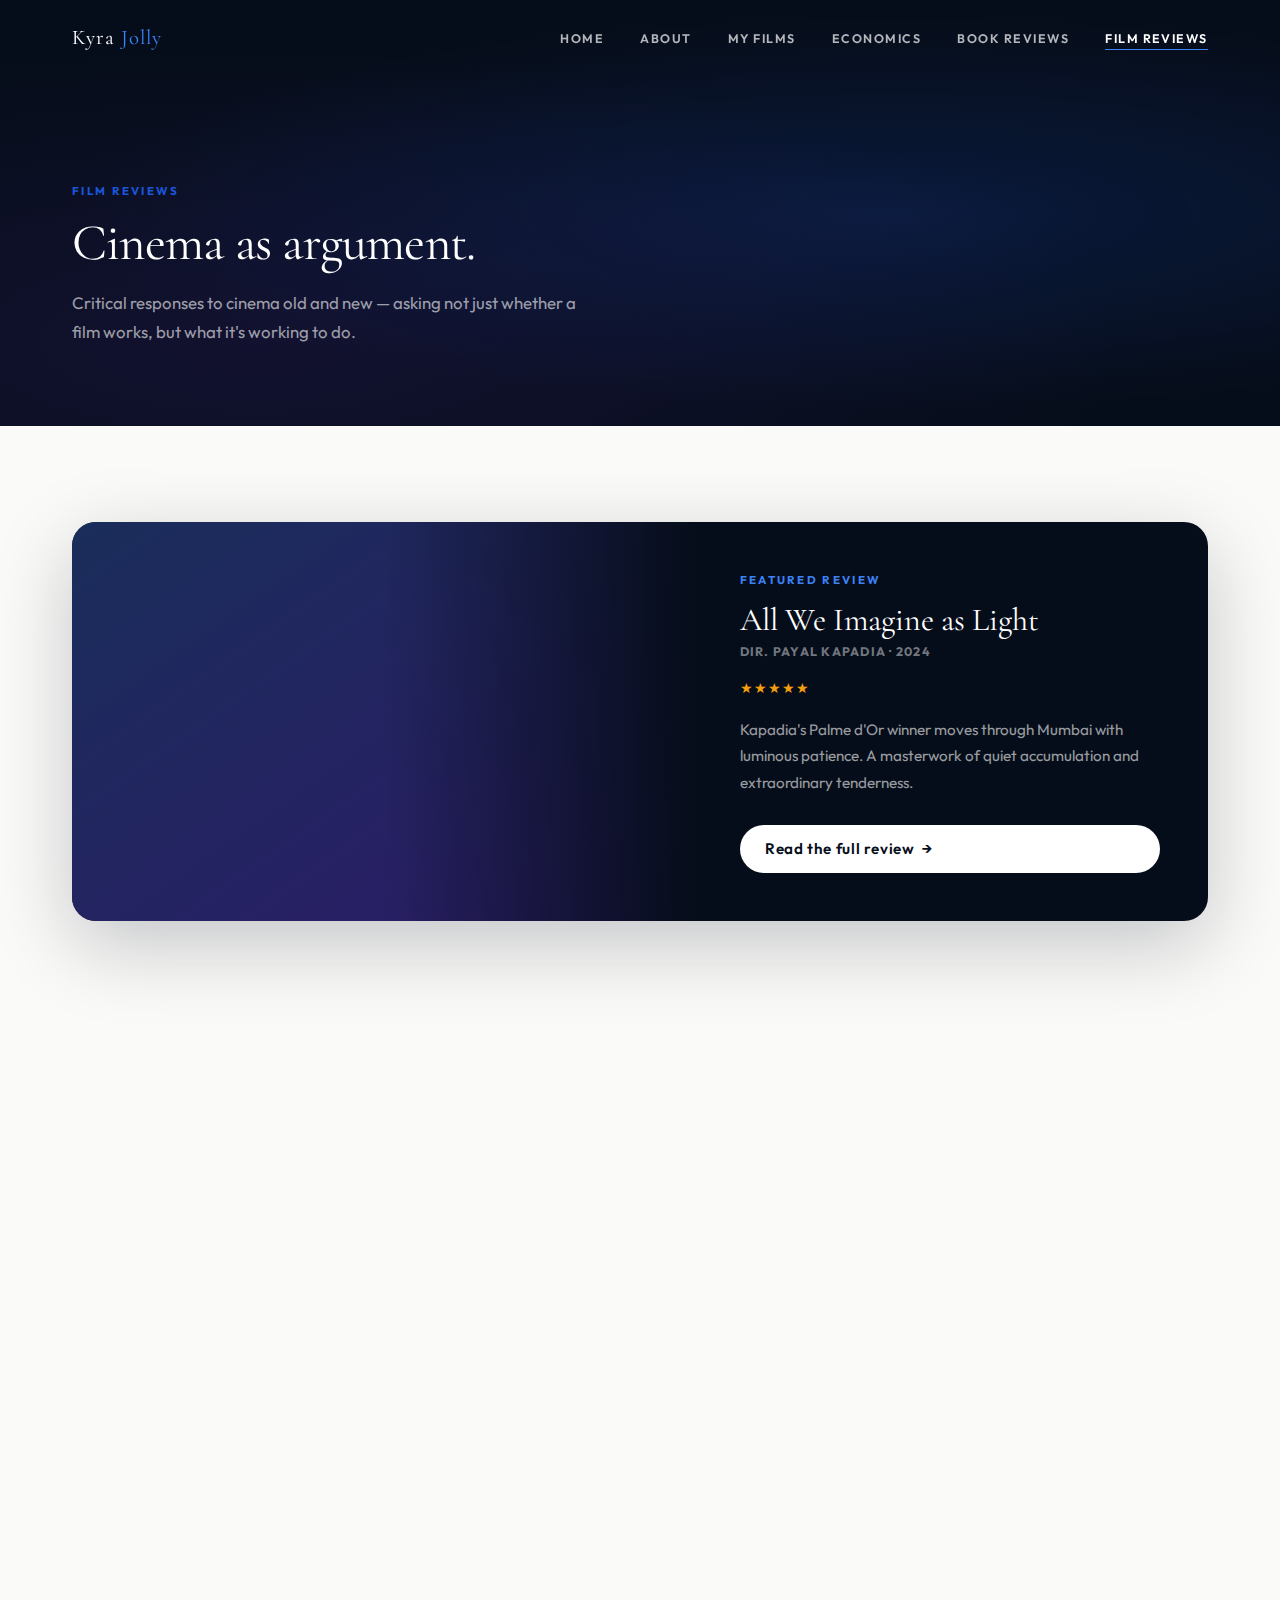
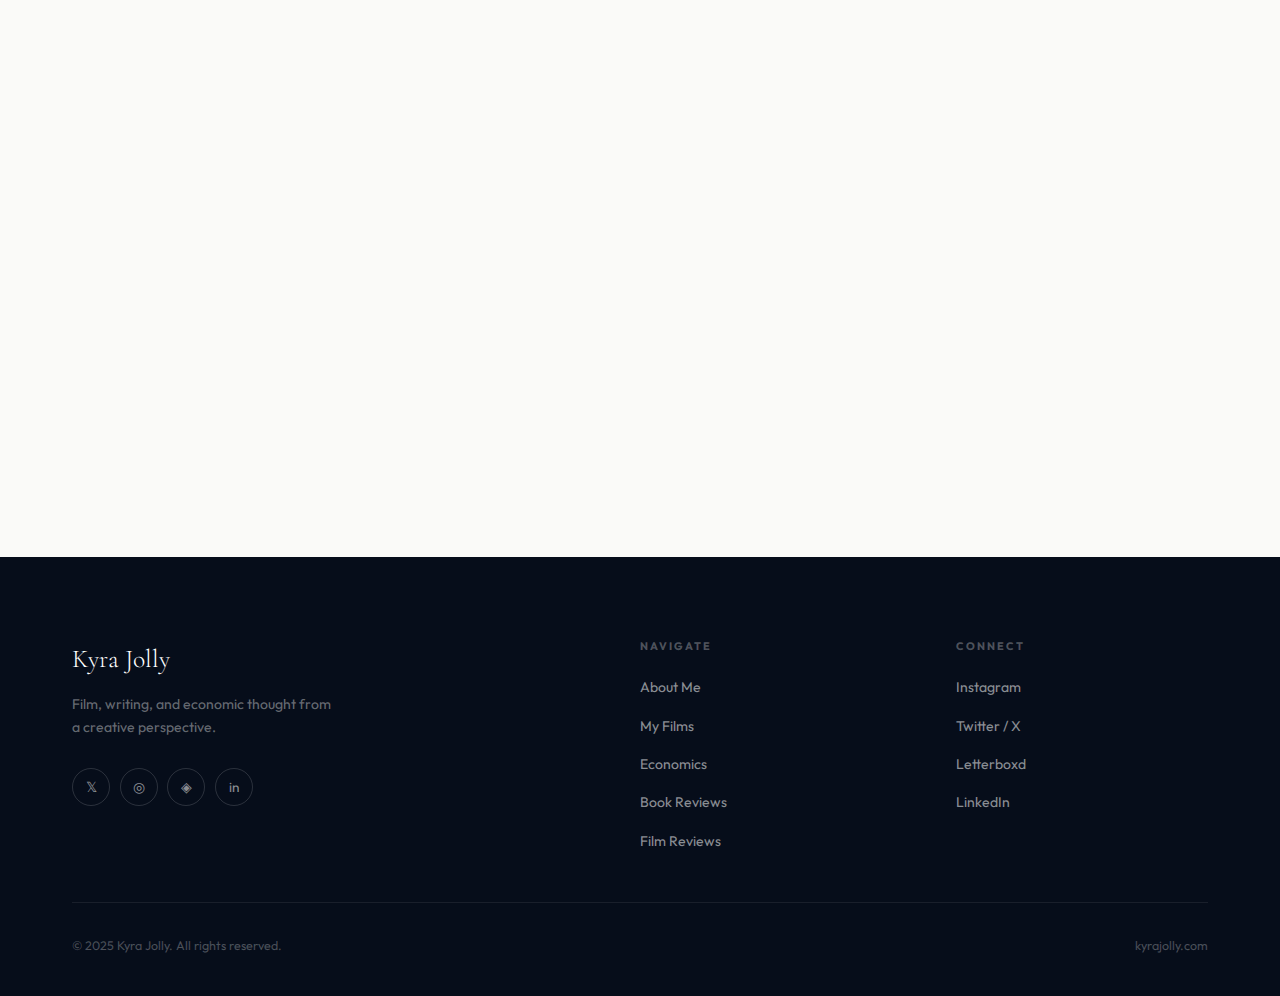
<file: film-reviews.html>
<!DOCTYPE html>
<html lang="en">
<head>
  <meta charset="UTF-8" />
  <meta name="viewport" content="width=device-width, initial-scale=1.0" />
  <title>Film Reviews — Kyra Jolly</title>
  <link rel="preconnect" href="https://fonts.googleapis.com" />
  <link rel="preconnect" href="https://fonts.gstatic.com" crossorigin />
  <link href="https://fonts.googleapis.com/css2?family=Cormorant+Garamond:ital,wght@0,300;0,400;0,500;1,300;1,400&family=Outfit:wght@300;400;600;700&display=swap" rel="stylesheet" />
  <link rel="stylesheet" href="css/style.css" />
  <style>
    .controls-bar { display:flex; align-items:center; justify-content:space-between; flex-wrap:wrap; gap:1rem; margin-bottom:2.5rem; }
    .sort-btn { display:inline-flex; align-items:center; gap:0.4rem; padding:0.4rem 1rem; border-radius:100px; border:1.5px solid rgba(6,13,26,0.15); background:white; color:var(--text); font-family:var(--font-body); font-size:0.78rem; font-weight:700; letter-spacing:0.06em; cursor:pointer; transition:var(--transition); }
    .sort-btn:hover, .sort-btn.active { background:var(--navy); color:white; border-color:var(--navy); }
    .hero-review { background:var(--navy); border-radius:var(--radius-lg); overflow:hidden; display:grid; grid-template-columns:1.2fr 1fr; min-height:380px; margin-bottom:3.5rem; box-shadow:var(--shadow-lg); }
    .hero-review__visual { background:linear-gradient(145deg,#1A2D5A,#2D1B69); position:relative; }
    .hero-review__visual::after { content:''; position:absolute; inset:0; background:linear-gradient(to right, transparent 50%, var(--navy) 100%); }
    .hero-review__visual img { width:100%; height:100%; object-fit:cover; display:block; }
    .hero-review__content { padding:3rem; display:flex; flex-direction:column; justify-content:center; }
    @media (max-width:1024px) { .hero-review { grid-template-columns:1fr; min-height:auto; } .hero-review__visual { height:240px; } }
  </style>
</head>
<body>

  <nav class="nav">
    <div class="container">
      <div class="nav__inner">
        <a href="index.html" class="nav__logo">Kyra <span>Jolly</span></a>
        <ul class="nav__links">
          <li><a href="index.html">Home</a></li><li><a href="about.html">About</a></li>
          <li><a href="films.html">My Films</a></li><li><a href="finance.html">Economics</a></li>
          <li><a href="book-reviews.html">Book Reviews</a></li><li><a href="film-reviews.html">Film Reviews</a></li>
        </ul>
        <button class="nav__hamburger" aria-label="Menu"><span></span><span></span><span></span></button>
      </div>
    </div>
  </nav>
  <div class="nav__mobile">
    <a href="index.html">Home</a><a href="about.html">About</a><a href="films.html">My Films</a>
    <a href="finance.html">Economics</a><a href="book-reviews.html">Book Reviews</a><a href="film-reviews.html">Film Reviews</a>
  </div>

  <section class="page-hero">
    <div class="container">
      <div class="page-hero__content">
        <span class="label fade-in">Film Reviews</span>
        <h1 class="display-2 fade-in fade-in-delay-1">Cinema as argument.</h1>
        <p class="fade-in fade-in-delay-2">Critical responses to cinema old and new — asking not just whether a film works, but what it's working to do.</p>
      </div>
    </div>
  </section>

  <section class="section">
    <div class="container">

      <!-- Featured review — ✏️ EDIT this block to change which review is featured -->
      <div class="hero-review fade-in">
        <div class="hero-review__visual">
          <!-- ✏️ TO ADD IMAGE: <img src="assets/images/reviews/featured.jpg" alt=""> -->
        </div>
        <div class="hero-review__content">
          <span class="label" style="color:var(--blue-light);">Featured Review</span>
          <h2 style="font-family:var(--font-display); font-size:clamp(1.4rem,3vw,2rem); color:white; margin:0.75rem 0 0.25rem;">All We Imagine as Light</h2>
          <div style="color:rgba(255,255,255,0.45); font-size:0.78rem; font-weight:700; letter-spacing:0.1em; text-transform:uppercase; margin-bottom:0.875rem;">Dir. Payal Kapadia · 2024</div>
          <div class="stars" style="margin-bottom:1rem;">★★★★★</div>
          <p style="color:rgba(255,255,255,0.6); font-size:0.95rem; line-height:1.75; margin-bottom:1.75rem;">Kapadia's Palme d'Or winner moves through Mumbai with luminous patience. A masterwork of quiet accumulation and extraordinary tenderness.</p>
          <a href="reviews/films/all-we-imagine-as-light.html" class="btn btn--white">Read the full review <span class="arrow">→</span></a>
        </div>
      </div>

      <!-- Controls -->
      <div class="controls-bar fade-in">
        <div>
          <span class="genre-pill topic-pill active" data-genre="all">All</span>
          <span class="genre-pill topic-pill" data-genre="contemporary">Contemporary</span>
          <span class="genre-pill topic-pill" data-genre="arthouse">Arthouse</span>
          <span class="genre-pill topic-pill" data-genre="classic">Classic</span>
          <span class="genre-pill topic-pill" data-genre="documentary">Documentary</span>
        </div>
        <div style="display:flex; gap:0.5rem;">
          <button class="sort-btn active" data-sort="newest">Newest first ↓</button>
          <button class="sort-btn" data-sort="oldest">Oldest first ↑</button>
        </div>
      </div>

      <!--
      ╔══════════════════════════════════════════════════════════════╗
      ║  HOW TO ADD A NEW FILM REVIEW                                ║
      ║  1. Copy one <article> block                                 ║
      ║  2. Set data-date="YYYY-MM" — when you wrote the review     ║
      ║  3. Set data-genre: contemporary, arthouse, classic,        ║
      ║     documentary                                              ║
      ║  4. Edit director, title, year badge, stars, excerpt         ║
      ║  5. Set href="reviews/films/your-film-name.html"             ║
      ║  6. Create that file from the template:                      ║
      ║     reviews/films/all-we-imagine-as-light.html               ║
      ╚══════════════════════════════════════════════════════════════╝
      -->
      <div class="reviews-grid" id="film-review-grid">

        <article class="film-review-card fade-in" data-genre="contemporary" data-date="2024-12">
          <div class="film-review-card__still" style="background:linear-gradient(145deg,#1A2D5A,#2D1B69);">
            <div class="film-review-card__still-overlay"><span class="film-review-card__year">2024</span></div>
          </div>
          <div class="film-review-card__body">
            <div class="film-review-card__director">Dir. Payal Kapadia</div>
            <h3 class="film-review-card__title">All We Imagine as Light</h3>
            <div class="stars">★★★★★</div>
            <p class="film-review-card__excerpt">A masterwork of quiet accumulation. Kapadia renders Mumbai's lives with luminous patience and extraordinary tenderness.</p>
            <a href="reviews/films/all-we-imagine-as-light.html" class="btn btn--ghost" style="margin-top:auto;">Read review <span class="arrow">→</span></a>
          </div>
        </article>

        <article class="film-review-card fade-in" data-genre="arthouse" data-date="2024-10">
          <div class="film-review-card__still" style="background:linear-gradient(145deg,#0D3050,#1A4580);">
            <div class="film-review-card__still-overlay"><span class="film-review-card__year">2023</span></div>
          </div>
          <div class="film-review-card__body">
            <div class="film-review-card__director">Dir. Jonathan Glazer</div>
            <h3 class="film-review-card__title">The Zone of Interest</h3>
            <div class="stars">★★★★★</div>
            <p class="film-review-card__excerpt">A devastating reimagining of how to show the unspeakable. Glazer's restraint is its own kind of violence — the horror is precisely what we don't see.</p>
            <a href="reviews/films/zone-of-interest.html" class="btn btn--ghost" style="margin-top:auto;">Read review <span class="arrow">→</span></a>
          </div>
        </article>

        <article class="film-review-card fade-in" data-genre="contemporary" data-date="2025-01">
          <div class="film-review-card__still" style="background:linear-gradient(145deg,#2D1060,#1A0840);">
            <div class="film-review-card__still-overlay"><span class="film-review-card__year">2024</span></div>
          </div>
          <div class="film-review-card__body">
            <div class="film-review-card__director">Dir. Brady Corbet</div>
            <h3 class="film-review-card__title">The Brutalist</h3>
            <div class="stars">★★★★½</div>
            <p class="film-review-card__excerpt">Corbet's ambitious portrait of ambition itself — how art survives its makers, its patrons, and its times. Adrien Brody is extraordinary.</p>
            <a href="reviews/films/the-brutalist.html" class="btn btn--ghost" style="margin-top:auto;">Read review <span class="arrow">→</span></a>
          </div>
        </article>

        <article class="film-review-card fade-in" data-genre="classic" data-date="2024-06">
          <div class="film-review-card__still" style="background:linear-gradient(145deg,#3D1060,#250840);">
            <div class="film-review-card__still-overlay"><span class="film-review-card__year">1963</span></div>
          </div>
          <div class="film-review-card__body">
            <div class="film-review-card__director">Dir. Federico Fellini</div>
            <h3 class="film-review-card__title">8½</h3>
            <div class="stars">★★★★★</div>
            <p class="film-review-card__excerpt">The film about making a film about not being able to make a film. A hall of mirrors in which the confusion feels total, honest, and liberated.</p>
            <a href="reviews/films/eight-and-a-half.html" class="btn btn--ghost" style="margin-top:auto;">Read review <span class="arrow">→</span></a>
          </div>
        </article>

        <article class="film-review-card fade-in" data-genre="documentary" data-date="2024-08">
          <div class="film-review-card__still" style="background:linear-gradient(145deg,#1A3560,#0D2048);">
            <div class="film-review-card__still-overlay"><span class="film-review-card__year">2020</span></div>
          </div>
          <div class="film-review-card__body">
            <div class="film-review-card__director">Dir. Kirsten Johnson</div>
            <h3 class="film-review-card__title">Dick Johnson Is Dead</h3>
            <div class="stars">★★★★★</div>
            <p class="film-review-card__excerpt">A documentary about mortality, love, and the camera's relationship to both — made with her father as subject and collaborator. Achingly tender.</p>
            <a href="reviews/films/dick-johnson-is-dead.html" class="btn btn--ghost" style="margin-top:auto;">Read review <span class="arrow">→</span></a>
          </div>
        </article>

        <article class="film-review-card fade-in" data-genre="arthouse" data-date="2024-09">
          <div class="film-review-card__still" style="background:linear-gradient(145deg,#1A4530,#0D2820);">
            <div class="film-review-card__still-overlay"><span class="film-review-card__year">2022</span></div>
          </div>
          <div class="film-review-card__body">
            <div class="film-review-card__director">Dir. Cristian Mungiu</div>
            <h3 class="film-review-card__title">R.M.N.</h3>
            <div class="stars">★★★★½</div>
            <p class="film-review-card__excerpt">A dispassionate, surgical dissection of European provincial prejudice. Mungiu shows how racism persists not through monsters but through ordinary social mechanics.</p>
            <a href="reviews/films/rmn.html" class="btn btn--ghost" style="margin-top:auto;">Read review <span class="arrow">→</span></a>
          </div>
        </article>

      </div>
    </div>
  </section>

  <footer class="footer">
    <div class="container">
      <div class="footer__top">
        <div>
          <div class="footer__logo">Kyra Jolly</div>
          <p class="footer__tagline">Film, writing, and economic thought from a creative perspective.</p>
          <div class="footer__social">
            <a href="#" class="social-link">𝕏</a><a href="#" class="social-link">◎</a>
            <a href="#" class="social-link">◈</a><a href="#" class="social-link">in</a>
          </div>
        </div>
        <div>
          <div class="footer__nav-title">Navigate</div>
          <ul class="footer__nav-links">
            <li><a href="about.html">About Me</a></li><li><a href="films.html">My Films</a></li>
            <li><a href="finance.html">Economics</a></li><li><a href="book-reviews.html">Book Reviews</a></li>
            <li><a href="film-reviews.html">Film Reviews</a></li>
          </ul>
        </div>
        <div>
          <div class="footer__nav-title">Connect</div>
          <ul class="footer__nav-links">
            <li><a href="#">Instagram</a></li><li><a href="#">Twitter / X</a></li>
            <li><a href="#">Letterboxd</a></li><li><a href="#">LinkedIn</a></li>
          </ul>
        </div>
      </div>
      <div class="footer__bottom">
        <span>© 2025 Kyra Jolly. All rights reserved.</span><span>kyrajolly.com</span>
      </div>
    </div>
  </footer>

  <script src="js/main.js"></script>
  <script>
    const filmGrid = document.getElementById('film-review-grid');
    const sortBtns = document.querySelectorAll('.sort-btn');
    sortBtns.forEach(btn => {
      btn.addEventListener('click', () => {
        sortBtns.forEach(b => b.classList.remove('active'));
        btn.classList.add('active');
        const cards = Array.from(filmGrid.querySelectorAll('.film-review-card'));
        cards.sort((a, b) => {
          const da = a.dataset.date || '0000-00';
          const db = b.dataset.date || '0000-00';
          return btn.dataset.sort === 'newest' ? db.localeCompare(da) : da.localeCompare(db);
        });
        cards.forEach(c => filmGrid.appendChild(c));
      });
    });
  </script>
</body>
</html>
</file>
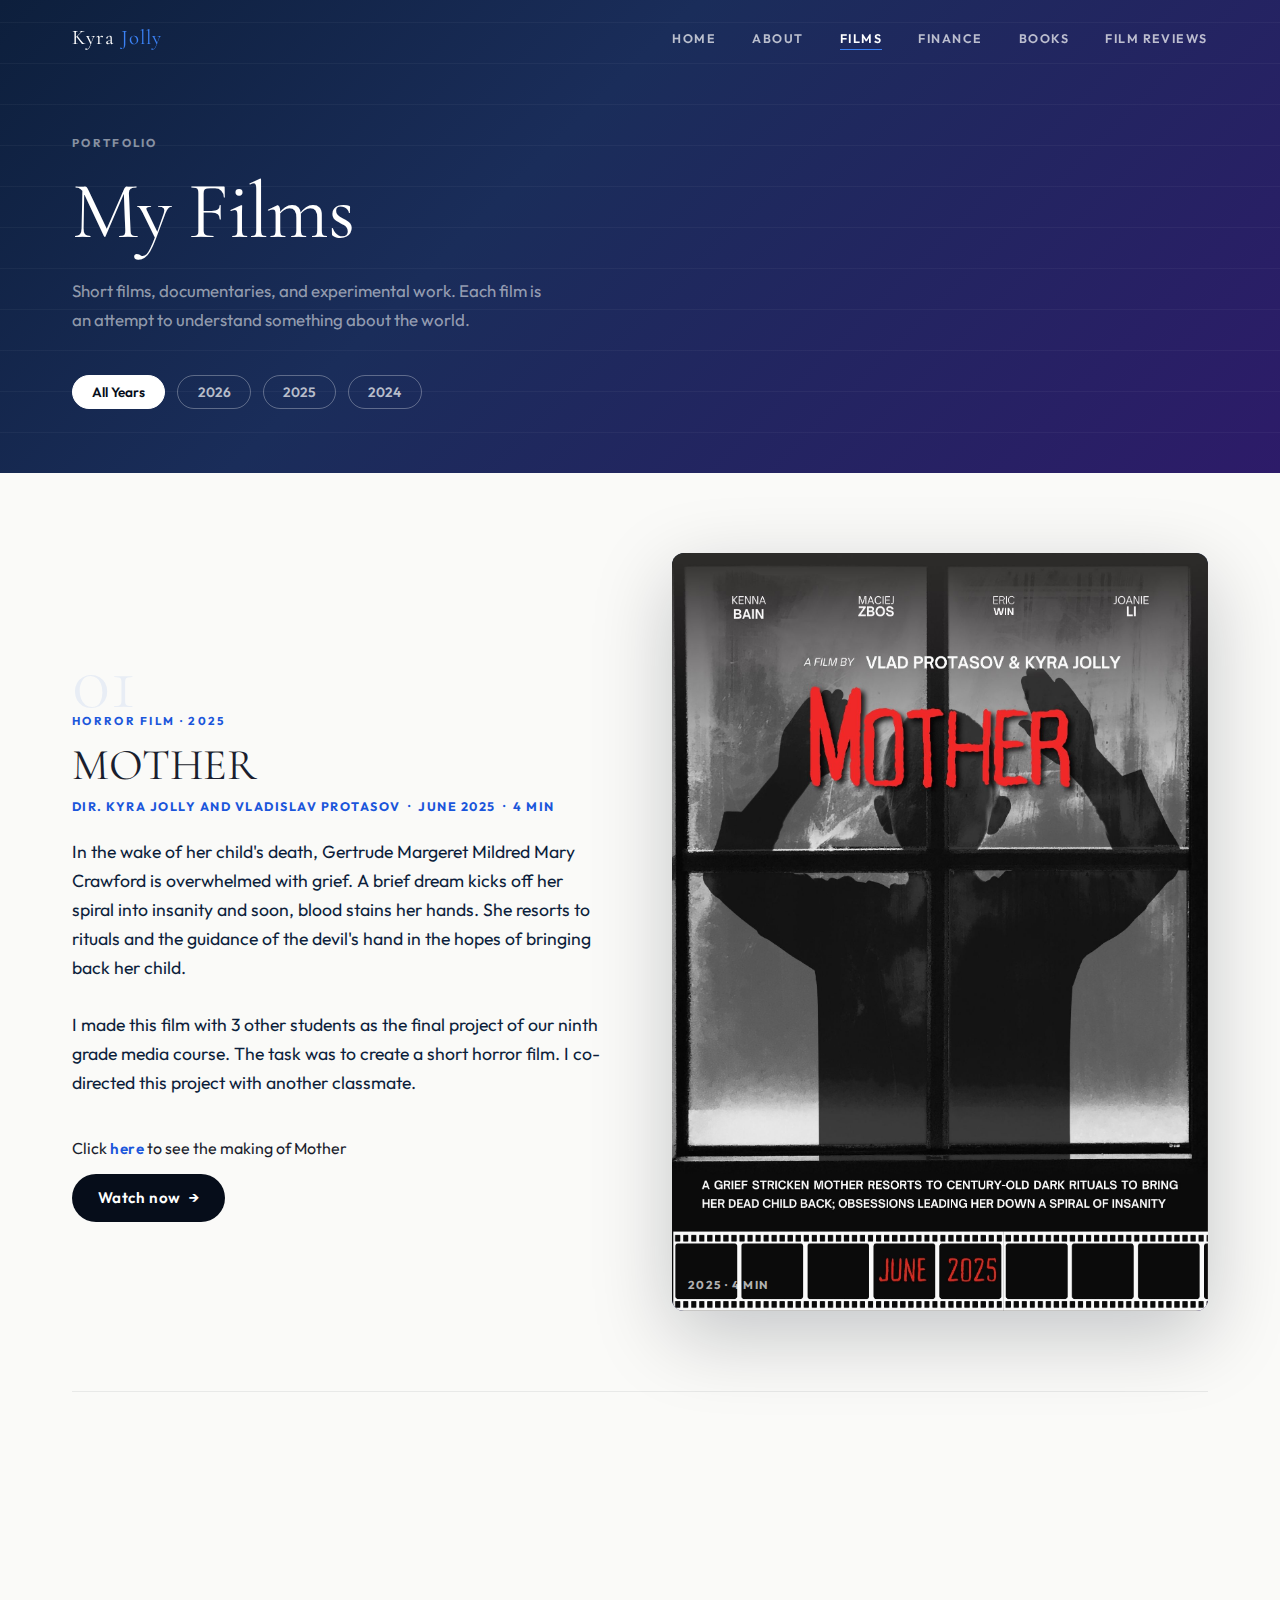
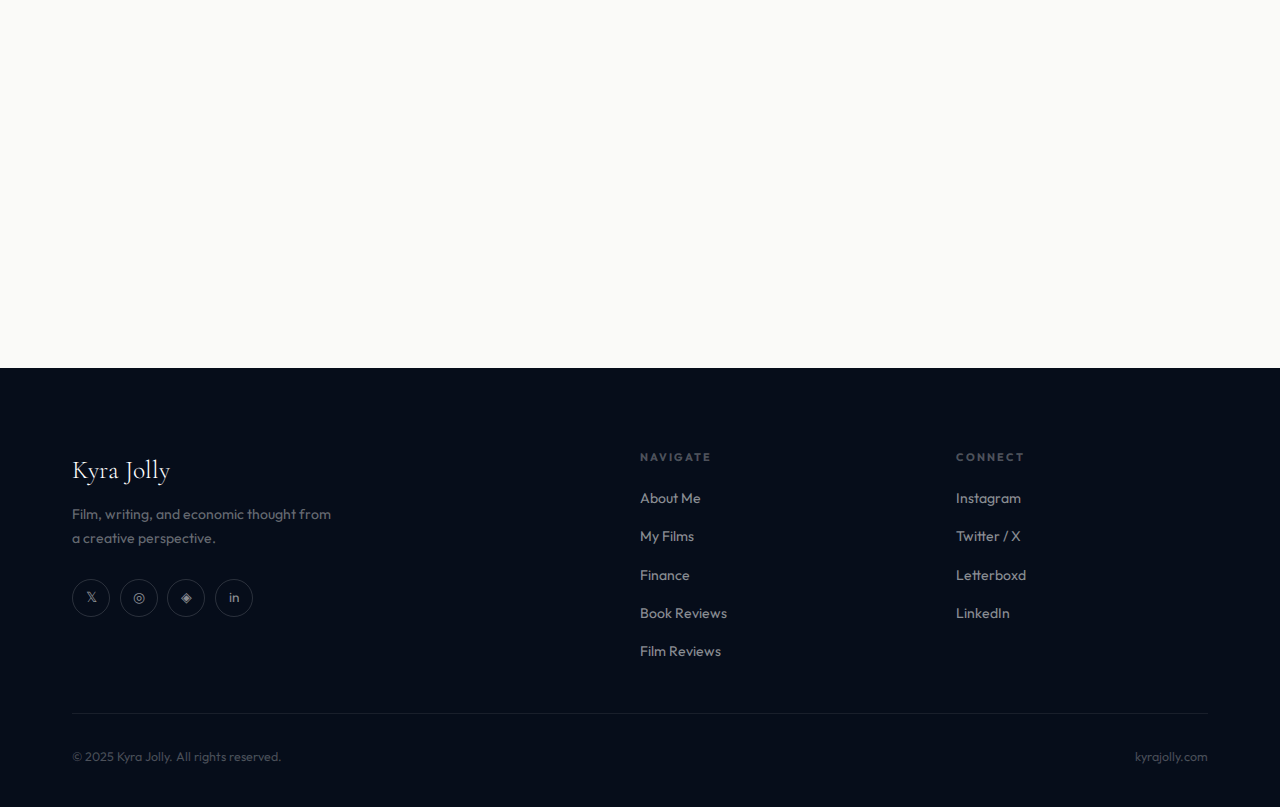
<file: films.html>
<!DOCTYPE html>
<html lang="en">
<head>
  <meta charset="UTF-8" />
  <meta name="viewport" content="width=device-width, initial-scale=1.0" />
  <title>My Films — Kyra Jolly</title>
  <link rel="preconnect" href="https://fonts.googleapis.com" />
  <link rel="preconnect" href="https://fonts.gstatic.com" crossorigin />
  <link href="https://fonts.googleapis.com/css2?family=Cormorant+Garamond:ital,wght@0,300;0,400;0,500;1,300;1,400&family=Outfit:wght@300;400;600;700&display=swap" rel="stylesheet" />
  <link rel="stylesheet" href="css/style.css" />
</head>
<body>

  <!-- ═══ NAV ════════════════════════════════════════════════ -->
  <nav class="nav">
    <div class="container">
      <div class="nav__inner">
        <a href="index.html" class="nav__logo">Kyra <span>Jolly</span></a>
        <ul class="nav__links">
          <li><a href="index.html">Home</a></li>
          <li><a href="about.html">About</a></li>
          <li><a href="films.html">Films</a></li>
          <li><a href="finance.html">Finance</a></li>
          <li><a href="book-reviews.html">Books</a></li>
          <li><a href="film-reviews.html">Film Reviews</a></li>
        </ul>
        <button class="nav__hamburger" aria-label="Menu"><span></span><span></span><span></span></button>
      </div>
    </div>
  </nav>
  <div class="nav__mobile">
    <a href="index.html">Home</a>
    <a href="about.html">About</a>
    <a href="films.html">Films</a>
    <a href="finance.html">Finance</a>
    <a href="book-reviews.html">Books</a>
    <a href="film-reviews.html">Film Reviews</a>
  </div>

  <!-- ═══ TIMELINE HERO ═══════════════════════════════════════ -->
  <section class="timeline-hero">
    <div class="timeline-hero__lines"></div>
    <div class="container" style="position:relative; z-index:1;">
      <span class="label" style="color:rgba(255,255,255,0.5);">Portfolio</span>
      <h1 class="display-1 fade-in" style="color:white; margin-top:0.75rem; margin-bottom:1.25rem;">
        <!-- ✏️ EDIT: Page heading -->
        My Films
      </h1>
      <p class="fade-in fade-in-delay-1" style="color:rgba(255,255,255,0.55); font-size:1.05rem; max-width:480px; margin-bottom:2.5rem; line-height:1.75;">
        <!-- ✏️ EDIT: Brief description of your film work -->
        Short films, documentaries, and experimental work. Each film is an attempt to understand something about the world.
      </p>
      <div class="year-filter fade-in fade-in-delay-2">
        <button class="year-btn active" data-year="all">All Years</button>
        <button class="year-btn" data-year="2026">2026</button>
        <button class="year-btn" data-year="2025">2025</button>
        <button class="year-btn" data-year="2024">2024</button>
      </div>
    </div>
  </section>

  <!-- ═══ FILMS ════════════════════════════════════════════════ -->
  <section style="padding: 0 0 6rem;">
    <div class="container">

      <!--
      ╔══════════════════════════════════════════════════════════════╗
      ║  FILM ENTRY TEMPLATE                                         ║
      ║  Copy this entire <article> block to add a new film.        ║
      ║  - Change data-year="2025" to match the film's year         ║
      ║  - Add .reverse class on alternating entries for variety    ║
      ║  - Replace the Watch now href="#" with your actual link      ║
      ║  - To add an image: add <img src="..."> inside .film-poster  ║
      ║    and delete the .film-poster__placeholder div              ║
      ╚══════════════════════════════════════════════════════════════╝
      -->

      <!-- FILM 01 -->
      <article class="film-entry fade-in" data-year="2025">
        <div>
          <div class="film-entry__number">01</div>
          <span class="label">Horror Film · 2025</span>
          <h2 class="film-entry__title" style="margin-top:0.5rem;">
            <!-- ✏️ EDIT: Film title -->
            MOTHER
          </h2>
          <div class="film-entry__meta">
            <!-- ✏️ EDIT: Director · Year · Duration -->
            Dir. Kyra Jolly and Vladislav Protasov &nbsp;·&nbsp; June 2025 &nbsp;·&nbsp; 4 min
          </div>
          <p class="film-entry__synopsis">
            <!-- ✏️ EDIT: Film synopsis -->
            In the wake of her child's death, Gertrude Margeret Mildred Mary Crawford is overwhelmed with grief. A brief dream kicks off her spiral into insanity and soon, blood stains her hands. She resorts to rituals and the guidance of the devil's hand in the hopes of bringing back her child.
            </p>
          
           <p class="film-entry__synopsis">
             I made this film with 3 other students as the final project of our ninth grade media course. The task was to create a short horror film. I co-directed this project with another classmate.​​
           </p>
          
          <p>
            Click <a href="https://sites.google.com/cis.edu.sg/holidayparty?usp=sharing" class="btn btn--ghost" style="margin-top:auto;">here</a> to see the making of Mother
            
          </p>
          
          <!-- ✏️ EDIT: Replace # with your film link (YouTube, Vimeo, etc.) -->
          <a href="https://drive.google.com/file/d/1XcqWZLjKtr8hbL_HTuqcVVJ2meGN9evy/view?usp=sharing" class="btn btn--primary">Watch now <span class="arrow">→</span></a>
        </div>
        <div>
          <div class="film-poster-vertical">
            <!--
              ✏️ TO ADD A FILM STILL/POSTER IMAGE:
              Delete the .film-poster__placeholder div below,
              then add: <img src="assets/images/films/film-1.jpg" alt="Film title still">
            <<div class="film-poster__placeholder">FILM STILL / POSTER</div>
            -->
            <img src="/assets/images/mother-poster.jpg" alt="Mother still">
            <div class="film-poster__label">2025 · 4 min</div>
          </div>
        </div>
      </article>
      <!-- END TEMPLATE -->

      <!-- FILM 02 — note .reverse class flips image to left -->
      <article class="film-entry reverse fade-in" data-year="2025">
        <div>
          <div class="film-entry__number">02</div>
          <span class="label">Documentary · 2025</span>
          <h2 class="film-entry__title" style="margin-top:0.5rem;">Margins of the Market</h2>
          <div class="film-entry__meta">Dir. Kyra Jolly &nbsp;·&nbsp; 2025 &nbsp;·&nbsp; 32 min</div>
          <p class="film-entry__synopsis">
            A documentary portrait of informal economy workers in three European cities — a flower seller in Warsaw, a street musician in Athens, and a vintage dealer in Prague.
          </p>
          <a href="#" class="btn btn--primary">Watch now <span class="arrow">→</span></a>
        </div>
        <div>
          <div class="film-poster" style="background:linear-gradient(135deg,#2D1060,#1A0840);">
            <div class="film-poster__placeholder">FILM STILL / POSTER</div>
            <div class="film-poster__label">2025 · 32 min</div>
          </div>
        </div>
      </article>


      <!-- FILM 03 -->
      <article class="film-entry fade-in" data-year="2024">
        <div>
          <div class="film-entry__number">03</div>
          <span class="label">Short Film · 2024</span>
          <h2 class="film-entry__title" style="margin-top:0.5rem;">Tides</h2>
          <div class="film-entry__meta">Dir. Kyra Jolly &nbsp;·&nbsp; 2024 &nbsp;·&nbsp; 12 min</div>
          <p class="film-entry__synopsis">
            Two sisters return to their childhood coastal town after their grandmother's death. Between clearing out the house and old neighbours, old fractures begin to surface.
          </p>
          <a href="#" class="btn btn--primary">Watch now <span class="arrow">→</span></a>
        </div>
        <div>
          <div class="film-poster" style="background:linear-gradient(135deg,#0D3050,#1A4580);">
            <div class="film-poster__placeholder">FILM STILL / POSTER</div>
            <div class="film-poster__label">2024 · 12 min</div>
          </div>
        </div>
      </article>


      <!-- FILM 04 -->
      <article class="film-entry reverse fade-in" data-year="2024">
        <div>
          <div class="film-entry__number">04</div>
          <span class="label">Experimental · 2024</span>
          <h2 class="film-entry__title" style="margin-top:0.5rem;">Frequency</h2>
          <div class="film-entry__meta">Dir. Kyra Jolly &nbsp;·&nbsp; 2024 &nbsp;·&nbsp; 8 min</div>
          <p class="film-entry__synopsis">
            An experimental short built from archival radio recordings and new landscape photography. A meditation on distance, communication, and what gets lost in transmission.
          </p>
          <a href="#" class="btn btn--primary">Watch now <span class="arrow">→</span></a>
        </div>
        <div>
          <div class="film-poster" style="background:linear-gradient(135deg,#3D1060,#250840);">
            <div class="film-poster__placeholder">FILM STILL / POSTER</div>
            <div class="film-poster__label">2024 · 8 min</div>
          </div>
        </div>
      </article>


      <!-- FILM 05 — In Development example -->
      <article class="film-entry fade-in" data-year="2026">
        <div>
          <div class="film-entry__number">05</div>
          <span class="label">Short Film · 2026 · In Development</span>
          <h2 class="film-entry__title" style="margin-top:0.5rem;">The Cartographer's Daughter</h2>
          <div class="film-entry__meta">Dir. Kyra Jolly &nbsp;·&nbsp; 2026 &nbsp;·&nbsp; In Development</div>
          <p class="film-entry__synopsis">
            A woman inherits her late father's archive of hand-drawn maps — none of them depicting real places. A film about invented worlds and the inner landscapes of grief.
          </p>
          <span class="btn btn--outline" style="opacity:0.7; cursor:default;">Coming soon</span>
        </div>
        <div>
          <div class="film-poster" style="background:linear-gradient(135deg,#1A3560,#0D2048);">
            <div class="film-poster__placeholder">FILM STILL / POSTER</div>
            <div class="film-poster__label">2026 · Coming Soon</div>
          </div>
        </div>
      </article>

    </div>
  </section>

  <!-- ═══ FOOTER ═══════════════════════════════════════════════ -->
  <footer class="footer">
    <div class="container">
      <div class="footer__top">
        <div>
          <div class="footer__logo">Kyra Jolly</div>
          <p class="footer__tagline">Film, writing, and economic thought from a creative perspective.</p>
          <div class="footer__social">
            <a href="#" class="social-link">𝕏</a>
            <a href="#" class="social-link">◎</a>
            <a href="#" class="social-link">◈</a>
            <a href="#" class="social-link">in</a>
          </div>
        </div>
        <div>
          <div class="footer__nav-title">Navigate</div>
          <ul class="footer__nav-links">
            <li><a href="about.html">About Me</a></li>
            <li><a href="films.html">My Films</a></li>
            <li><a href="finance.html">Finance</a></li>
            <li><a href="book-reviews.html">Book Reviews</a></li>
            <li><a href="film-reviews.html">Film Reviews</a></li>
          </ul>
        </div>
        <div>
          <div class="footer__nav-title">Connect</div>
          <ul class="footer__nav-links">
            <li><a href="#">Instagram</a></li>
            <li><a href="#">Twitter / X</a></li>
            <li><a href="#">Letterboxd</a></li>
            <li><a href="#">LinkedIn</a></li>
          </ul>
        </div>
      </div>
      <div class="footer__bottom">
        <span>© 2025 Kyra Jolly. All rights reserved.</span>
        <span>kyrajolly.com</span>
      </div>
    </div>
  </footer>

  <script src="js/main.js"></script>
</body>
</html>
</file>
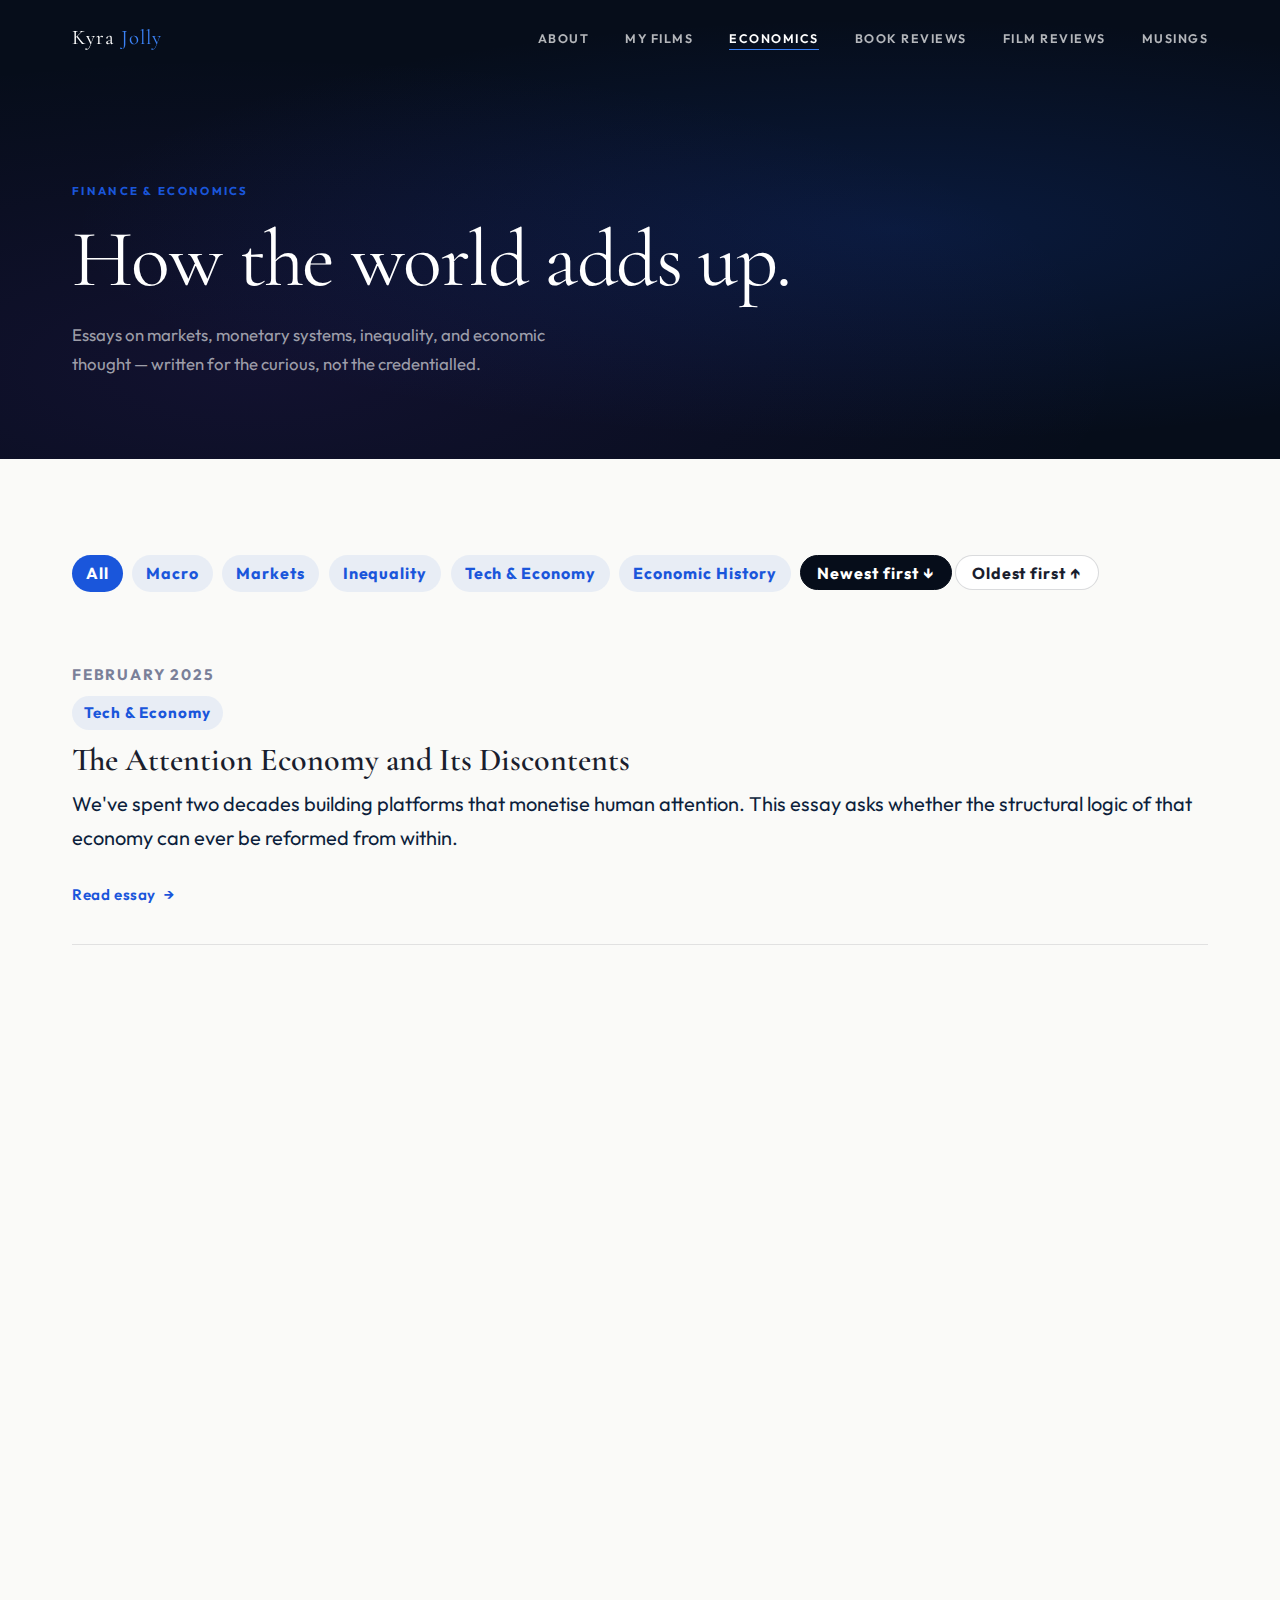
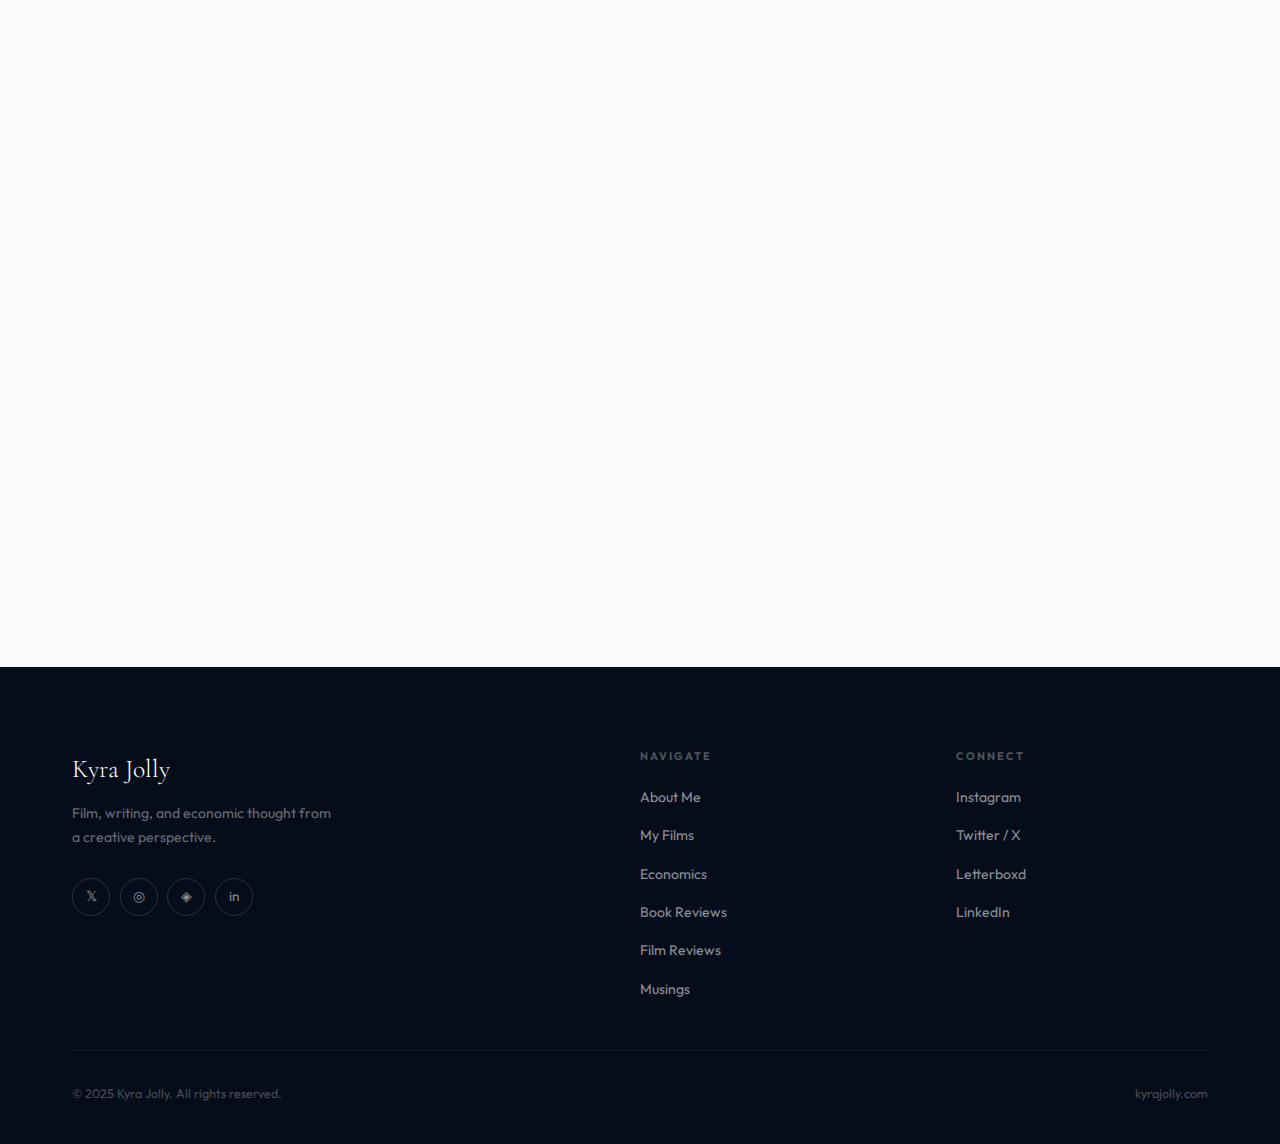
<file: finance.html>
<!DOCTYPE html>
<html lang="en">
<head>
  <meta charset="UTF-8" />
  <meta name="viewport" content="width=device-width, initial-scale=1.0" />
  <title>Finance & Economics — Kyra Jolly</title>
  <link rel="preconnect" href="https://fonts.googleapis.com" />
  <link rel="preconnect" href="https://fonts.gstatic.com" crossorigin />
  <link href="https://fonts.googleapis.com/css2?family=Cormorant+Garamond:ital,wght@0,300;0,400;0,500;1,300;1,400&family=Outfit:wght@300;400;600;700&display=swap" rel="stylesheet" />
  <link rel="stylesheet" href="css/style.css" />
  <style>
    .finance-layout { display:grid; grid-template-columns:1fr 260px; gap:5rem; align-items:start; }
    .finance-sidebar { position:sticky; top:100px; }
    .sidebar-block { background:white; border-radius:var(--radius-md); padding:1.75rem; box-shadow:var(--shadow-sm); border:1px solid rgba(6,13,26,0.06); margin-bottom:1.5rem; }
    .sidebar-block__title { font-size:0.68rem; font-weight:700; letter-spacing:0.18em; text-transform:uppercase; color:var(--muted); margin-bottom:1.1rem; }
    .sort-btn { display:inline-flex; align-items:center; gap:0.4rem; padding:0.4rem 1rem; border-radius:100px; border:1.5px solid rgba(6,13,26,0.15); background:white; color:var(--text); font-family:var(--font-body); font-size:1rem; font-weight:700; letter-spacing:0.06em; cursor:pointer; transition:var(--transition); }
    .sort-btn:hover, .sort-btn.active { background:var(--navy); color:white; border-color:var(--navy); }
    @media (max-width:900px) { .finance-layout { grid-template-columns:1fr; } .finance-sidebar { position:static; } }
  </style>
</head>
<body>

  <nav class="nav">
    <div class="container">
      <div class="nav__inner">
        <a href="index.html" class="nav__logo">Kyra <span>Jolly</span></a>
        <ul class="nav__links">
          </li><li><a href="about.html">About</a></li>
          <li><a href="films.html">My Films</a></li><li><a href="finance.html">Economics</a></li>
          <li><a href="book-reviews.html">Book Reviews</a></li><li><a href="film-reviews.html">Film Reviews</a></li><li><a href="musings.html">Musings</a></li>
        </ul>
        <button class="nav__hamburger" aria-label="Menu"><span></span><span></span><span></span></button>
      </div>
    </div>
  </nav>
  <div class="nav__mobile">
    <a href="about.html">About</a><a href="films.html">My Films</a>
    <a href="finance.html">Economics</a><a href="book-reviews.html">Book Reviews</a><a href="film-reviews.html">Film Reviews</a><a href="musings.html">Musings</a>
  </div>

  <section class="page-hero">
    <div class="container">
      <div class="page-hero__content">
        <span class="label fade-in">Finance &amp; Economics</span>
        <h1 class="display-1 fade-in fade-in-delay-1">How the world adds up.</h1>
        <p class="fade-in fade-in-delay-2">Essays on markets, monetary systems, inequality, and economic thought — written for the curious, not the credentialled.</p>
      </div>
    </div>
  </section>

  <section class="section">
    <div class="container">
      

        <main>
          <!-- Controls -->
          <div style="display:flex; align-items:center; justify-content:space-between; flex-wrap:wrap; gap:1rem; margin-bottom:2.5rem;" class="fade-in">
            <div>
              <span class="topic-pill active" data-topic="all">All</span>
              <span class="topic-pill" data-topic="macro">Macro</span>
              <span class="topic-pill" data-topic="markets">Markets</span>
              <span class="topic-pill" data-topic="inequality">Inequality</span>
              <span class="topic-pill" data-topic="tech">Tech &amp; Economy</span>
              <span class="topic-pill" data-topic="history">Economic History</span>

              <button class="sort-btn active" data-sort="newest">Newest first ↓</button>
              <button class="sort-btn" data-sort="oldest">Oldest first ↑</button>
            </div>
          </div>

          <!--
          ╔══════════════════════════════════════════════════════════════╗
          ║  HOW TO ADD A NEW ESSAY                                      ║
          ║  1. Copy one <article> block                                 ║
          ║  2. Set data-date="YYYY-MM" — when the essay was published  ║
          ║  3. Set data-topic: macro, markets, inequality, tech,       ║
          ║     history                                                  ║
          ║  4. Edit the date label, topic tag, title, excerpt           ║
          ║  5. Set href="essays/your-essay-name.html"                   ║
          ║  6. Create that file by copying essays/attention-economy.html║
          ╚══════════════════════════════════════════════════════════════╝
          -->
          <div id="essay-list">

            <article class="post-item fade-in" data-topic="tech" data-date="2025-02">
              <div class="post-item__date">February 2025</div>
              <span class="post-item__tag">Tech &amp; Economy</span>
              <h2 class="post-item__title">The Attention Economy and Its Discontents</h2>
              <p class="post-item__excerpt">We've spent two decades building platforms that monetise human attention. This essay asks whether the structural logic of that economy can ever be reformed from within.</p>
              <a href="essays/attention-economy.html" class="btn btn--ghost">Read essay <span class="arrow">→</span></a>
            </article>

            <article class="post-item fade-in" data-topic="inequality" data-date="2025-01">
              <div class="post-item__date">January 2025</div>
              <span class="post-item__tag">Inequality</span>
              <h2 class="post-item__title">Wealth Without Work: The Political Economy of Passive Income</h2>
              <p class="post-item__excerpt">Rental income, dividends, capital gains — the forms of wealth that don't require labour are growing. What does this mean for social contracts built on the premise that reward follows effort?</p>
              <a href="essays/wealth-without-work.html" class="btn btn--ghost">Read essay <span class="arrow">→</span></a>
            </article>

            <article class="post-item fade-in" data-topic="macro" data-date="2025-01">
              <div class="post-item__date">January 2025</div>
              <span class="post-item__tag">Macro</span>
              <h2 class="post-item__title">Inflation's Other Victims: Who the CPI Misses</h2>
              <p class="post-item__excerpt">Consumer price indices are political objects as much as economic ones. This piece asks who gets counted in the basket and who doesn't — and why it matters enormously for policy.</p>
              <a href="essays/inflation-cpi.html" class="btn btn--ghost">Read essay <span class="arrow">→</span></a>
            </article>

            <article class="post-item fade-in" data-topic="history" data-date="2024-12">
              <div class="post-item__date">December 2024</div>
              <span class="post-item__tag">Economic History</span>
              <h2 class="post-item__title">The Tulip Mania Myth and What We Get Wrong About Bubbles</h2>
              <p class="post-item__excerpt">The Dutch tulip bubble of 1637 is economic folklore — but most of what we 'know' about it is wrong. A deep dive into historical revisionism and what it tells us about financial crises.</p>
              <a href="essays/tulip-mania.html" class="btn btn--ghost">Read essay <span class="arrow">→</span></a>
            </article>

            <article class="post-item fade-in" data-topic="markets" data-date="2024-11">
              <div class="post-item__date">November 2024</div>
              <span class="post-item__tag">Markets</span>
              <h2 class="post-item__title">Indexing Everything: The Passive Revolution in Finance</h2>
              <p class="post-item__excerpt">Index funds have captured trillions in assets and are reshaping markets in ways their inventors never anticipated. A look at passive investing's structural effects on price discovery.</p>
              <a href="essays/indexing-everything.html" class="btn btn--ghost">Read essay <span class="arrow">→</span></a>
            </article>

          </div>
        </main>

      
    </div>
  </section>

  <footer class="footer">
    <div class="container">
      <div class="footer__top">
        <div>
          <div class="footer__logo">Kyra Jolly</div>
          <p class="footer__tagline">Film, writing, and economic thought from a creative perspective.</p>
          <div class="footer__social">
            <a href="#" class="social-link">𝕏</a><a href="#" class="social-link">◎</a>
            <a href="#" class="social-link">◈</a><a href="#" class="social-link">in</a>
          </div>
        </div>
        <div>
          <div class="footer__nav-title">Navigate</div>
          <ul class="footer__nav-links">
            <li><a href="about.html">About Me</a></li><li><a href="films.html">My Films</a></li>
            <li><a href="finance.html">Economics</a></li><li><a href="book-reviews.html">Book Reviews</a></li>
            <li><a href="film-reviews.html">Film Reviews</a></li><li><a href="musings.html">Musings</a></li>
          </ul>
        </div>
        <div>
          <div class="footer__nav-title">Connect</div>
          <ul class="footer__nav-links">
            <li><a href="#">Instagram</a></li><li><a href="#">Twitter / X</a></li>
            <li><a href="#">Letterboxd</a></li><li><a href="#">LinkedIn</a></li>
          </ul>
        </div>
      </div>
      <div class="footer__bottom">
        <span>© 2025 Kyra Jolly. All rights reserved.</span><span>kyrajolly.com</span>
      </div>
    </div>
  </footer>

  <script src="js/main.js"></script>
  <script>
    // Date sort for essays
    const essayList = document.getElementById('essay-list');
    const sortBtns  = document.querySelectorAll('.sort-btn');

    sortBtns.forEach(btn => {
      btn.addEventListener('click', () => {
        sortBtns.forEach(b => b.classList.remove('active'));
        btn.classList.add('active');
        const posts = Array.from(essayList.querySelectorAll('.post-item'));
        posts.sort((a, b) => {
          const da = a.dataset.date || '0000-00';
          const db = b.dataset.date || '0000-00';
          return btn.dataset.sort === 'newest' ? db.localeCompare(da) : da.localeCompare(db);
        });
        posts.forEach(p => essayList.appendChild(p));
      });
    });
  </script>
</body>
</html>
</file>
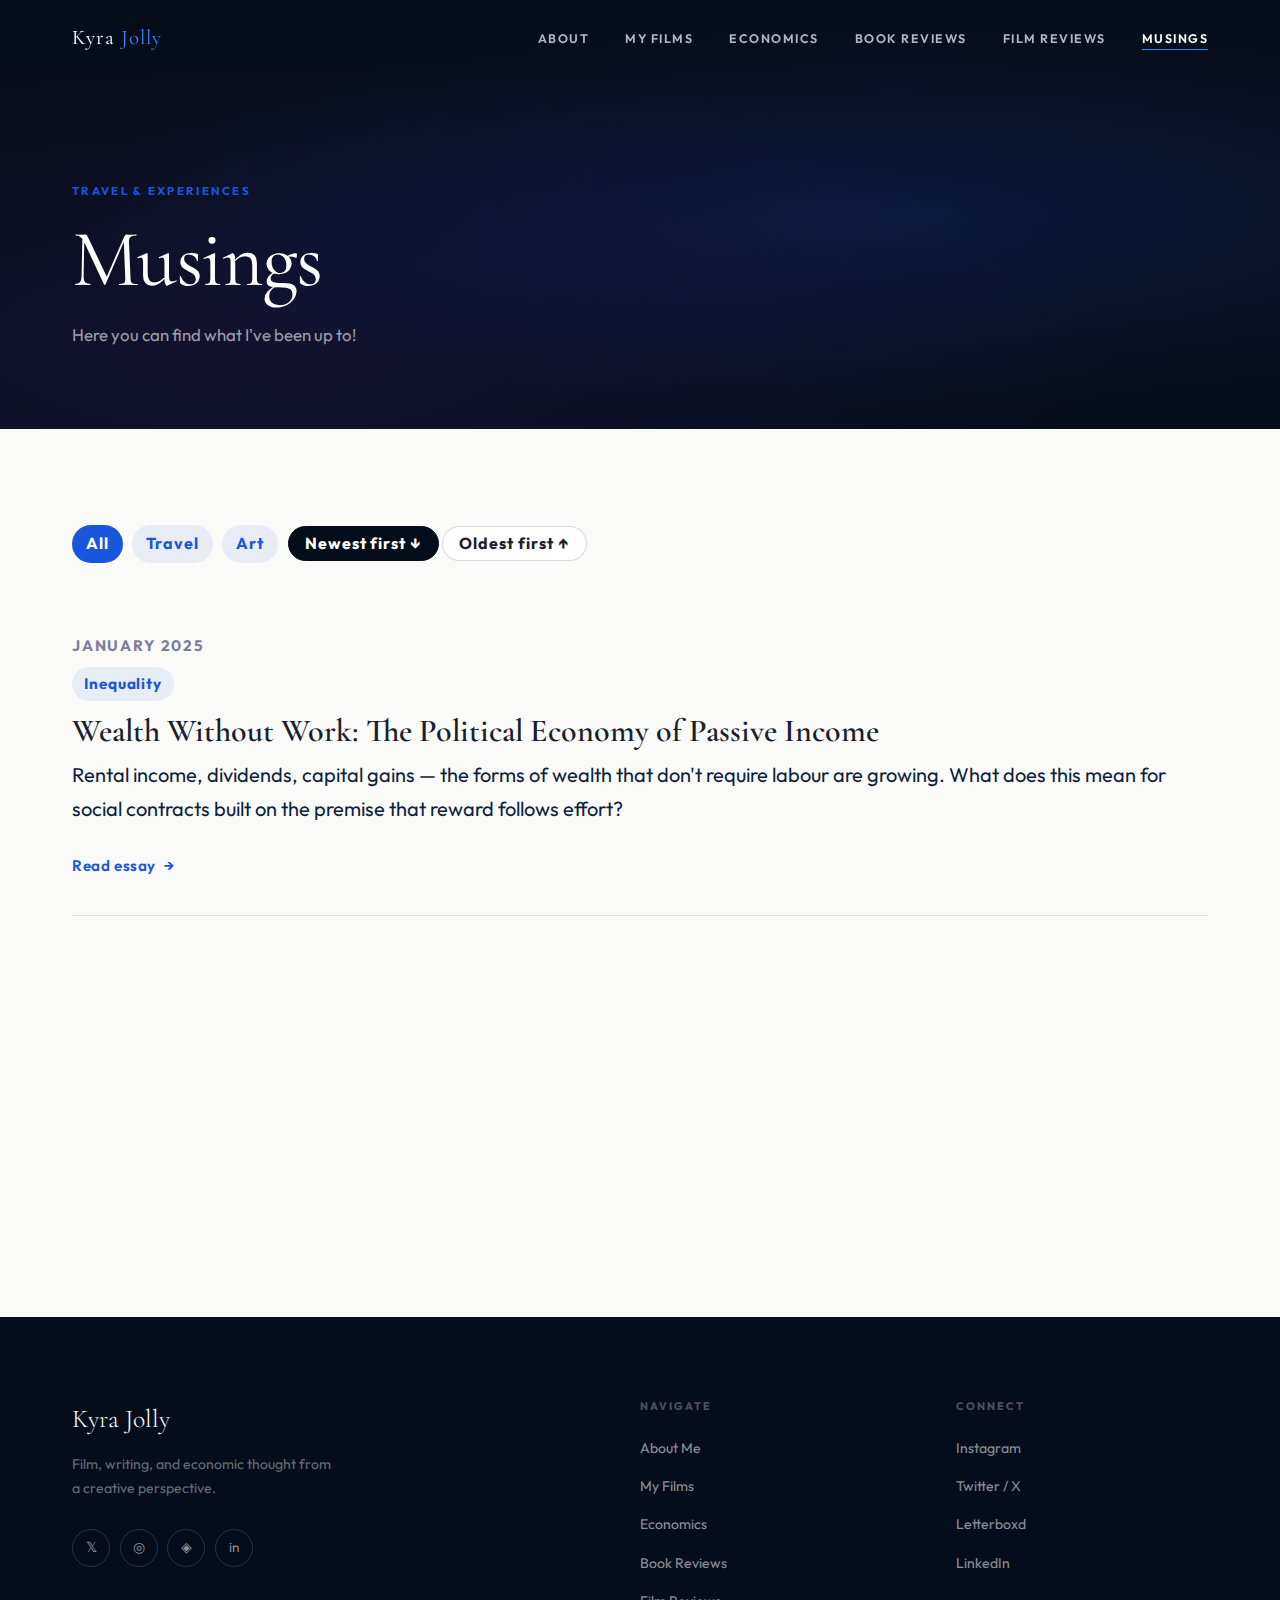
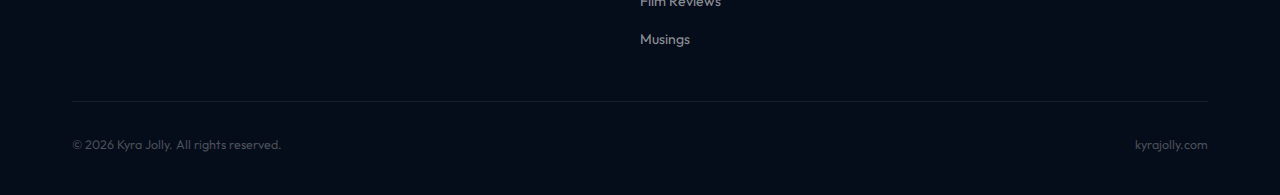
<file: musings.html>
<!DOCTYPE html>
<html lang="en">
<head>
  <meta charset="UTF-8" />
  <meta name="viewport" content="width=device-width, initial-scale=1.0" />
  <title>Musings — Kyra Jolly</title>
  <link rel="preconnect" href="https://fonts.googleapis.com" />
  <link rel="preconnect" href="https://fonts.gstatic.com" crossorigin />
  <link href="https://fonts.googleapis.com/css2?family=Cormorant+Garamond:ital,wght@0,300;0,400;0,500;1,300;1,400&family=Outfit:wght@300;400;600;700&display=swap" rel="stylesheet" />
  <link rel="stylesheet" href="css/style.css" />
  <style>
    .finance-layout { display:grid; grid-template-columns:1fr 260px; gap:5rem; align-items:start; }
    .finance-sidebar { position:sticky; top:100px; }
    .sidebar-block { background:white; border-radius:var(--radius-md); padding:1.75rem; box-shadow:var(--shadow-sm); border:1px solid rgba(6,13,26,0.06); margin-bottom:1.5rem; }
    .sidebar-block__title { font-size:0.68rem; font-weight:700; letter-spacing:0.18em; text-transform:uppercase; color:var(--muted); margin-bottom:1.1rem; }
    .sort-btn { display:inline-flex; align-items:center; gap:0.4rem; padding:0.4rem 1rem; border-radius:100px; border:1.5px solid rgba(6,13,26,0.15); background:white; color:var(--text); font-family:var(--font-body); font-size:1rem; font-weight:700; letter-spacing:0.06em; cursor:pointer; transition:var(--transition); }
    .sort-btn:hover, .sort-btn.active { background:var(--navy); color:white; border-color:var(--navy); }
    @media (max-width:900px) { .finance-layout { grid-template-columns:1fr; } .finance-sidebar { position:static; } }
  </style>
</head>
<body>

  <nav class="nav">
    <div class="container">
      <div class="nav__inner">
        <a href="index.html" class="nav__logo">Kyra <span>Jolly</span></a>
        <ul class="nav__links">
          </li><li><a href="about.html">About</a></li>
          <li><a href="films.html">My Films</a></li><li><a href="finance.html">Economics</a></li>
          <li><a href="book-reviews.html">Book Reviews</a></li><li><a href="film-reviews.html">Film Reviews</a></li></li><li><a href="musings.html">Musings</a></li>
        </ul>
        <button class="nav__hamburger" aria-label="Menu"><span></span><span></span><span></span></button>
      </div>
    </div>
  </nav>
  <div class="nav__mobile">
    <a href="about.html">About</a><a href="films.html">My Films</a>
    <a href="finance.html">Economics</a><a href="book-reviews.html">Book Reviews</a><a href="film-reviews.html">Film Reviews</a><li><a href="musings.html">Musings</a></li>
  </div>

  <section class="page-hero">
    <div class="container">
      <div class="page-hero__content">
        <span class="label fade-in">Travel &amp; Experiences</span>
        <h1 class="display-1 fade-in fade-in-delay-1">Musings</h1>
        <p class="fade-in fade-in-delay-2">Here you can find what I've been up to!</p>
      </div>
    </div>
  </section>

  <section class="section">
    <div class="container">
      

        <main>
          <!-- Controls -->
          <div style="display:flex; align-items:center; justify-content:space-between; flex-wrap:wrap; gap:1rem; margin-bottom:2.5rem;" class="fade-in">
            <div>
              <span class="topic-pill active" data-topic="all">All</span>
              <span class="topic-pill" data-topic="macro">Travel</span>
              <span class="topic-pill" data-topic="markets">Art</span>

              <button class="sort-btn active" data-sort="newest">Newest first ↓</button>
              <button class="sort-btn" data-sort="oldest">Oldest first ↑</button>
            </div>
          </div>

          <!--
          ╔══════════════════════════════════════════════════════════════╗
          ║  HOW TO ADD A NEW ESSAY                                      ║
          ║  1. Copy one <article> block                                 ║
          ║  2. Set data-date="YYYY-MM" — when the essay was published  ║
          ║  3. Set data-topic: macro, markets, inequality, tech,       ║
          ║     history                                                  ║
          ║  4. Edit the date label, topic tag, title, excerpt           ║
          ║  5. Set href="essays/your-essay-name.html"                   ║
          ║  6. Create that file by copying essays/attention-economy.html║
          ╚══════════════════════════════════════════════════════════════╝
          -->
          <div id="essay-list">

            <article class="post-item fade-in" data-topic="inequality" data-date="2025-01">
              <div class="post-item__date">January 2025</div>
              <span class="post-item__tag">Inequality</span>
              <h2 class="post-item__title">Wealth Without Work: The Political Economy of Passive Income</h2>
              <p class="post-item__excerpt">Rental income, dividends, capital gains — the forms of wealth that don't require labour are growing. What does this mean for social contracts built on the premise that reward follows effort?</p>
              <a href="essays/wealth-without-work.html" class="btn btn--ghost">Read essay <span class="arrow">→</span></a>
            </article>

            <article class="post-item fade-in" data-topic="macro" data-date="2025-01">
              <div class="post-item__date">January 2025</div>
              <span class="post-item__tag">Macro</span>
              <h2 class="post-item__title">Inflation's Other Victims: Who the CPI Misses</h2>
              <p class="post-item__excerpt">Consumer price indices are political objects as much as economic ones. This piece asks who gets counted in the basket and who doesn't — and why it matters enormously for policy.</p>
              <a href="essays/inflation-cpi.html" class="btn btn--ghost">Read essay <span class="arrow">→</span></a>
            </article>

          </div>
        </main>

      
    </div>
  </section>

  <footer class="footer">
    <div class="container">
      <div class="footer__top">
        <div>
          <div class="footer__logo">Kyra Jolly</div>
          <p class="footer__tagline">Film, writing, and economic thought from a creative perspective.</p>
          <div class="footer__social">
            <a href="#" class="social-link">𝕏</a><a href="#" class="social-link">◎</a>
            <a href="#" class="social-link">◈</a><a href="#" class="social-link">in</a>
          </div>
        </div>
        <div>
          <div class="footer__nav-title">Navigate</div>
          <ul class="footer__nav-links">
            <li><a href="about.html">About Me</a></li><li><a href="films.html">My Films</a></li>
            <li><a href="finance.html">Economics</a></li><li><a href="book-reviews.html">Book Reviews</a></li>
            <li><a href="film-reviews.html">Film Reviews</a></li><li><a href="musings.html">Musings</a></li>
          </ul>
        </div>
        <div>
          <div class="footer__nav-title">Connect</div>
          <ul class="footer__nav-links">
            <li><a href="#">Instagram</a></li><li><a href="#">Twitter / X</a></li>
            <li><a href="#">Letterboxd</a></li><li><a href="#">LinkedIn</a></li>
          </ul>
        </div>
      </div>
      <div class="footer__bottom">
        <span>© 2026 Kyra Jolly. All rights reserved.</span><span>kyrajolly.com</span>
      </div>
    </div>
  </footer>

  <script src="js/main.js"></script>
  <script>
    // Date sort for essays
    const essayList = document.getElementById('essay-list');
    const sortBtns  = document.querySelectorAll('.sort-btn');

    sortBtns.forEach(btn => {
      btn.addEventListener('click', () => {
        sortBtns.forEach(b => b.classList.remove('active'));
        btn.classList.add('active');
        const posts = Array.from(essayList.querySelectorAll('.post-item'));
        posts.sort((a, b) => {
          const da = a.dataset.date || '0000-00';
          const db = b.dataset.date || '0000-00';
          return btn.dataset.sort === 'newest' ? db.localeCompare(da) : da.localeCompare(db);
        });
        posts.forEach(p => essayList.appendChild(p));
      });
    });
  </script>
</body>
</html>
</file>
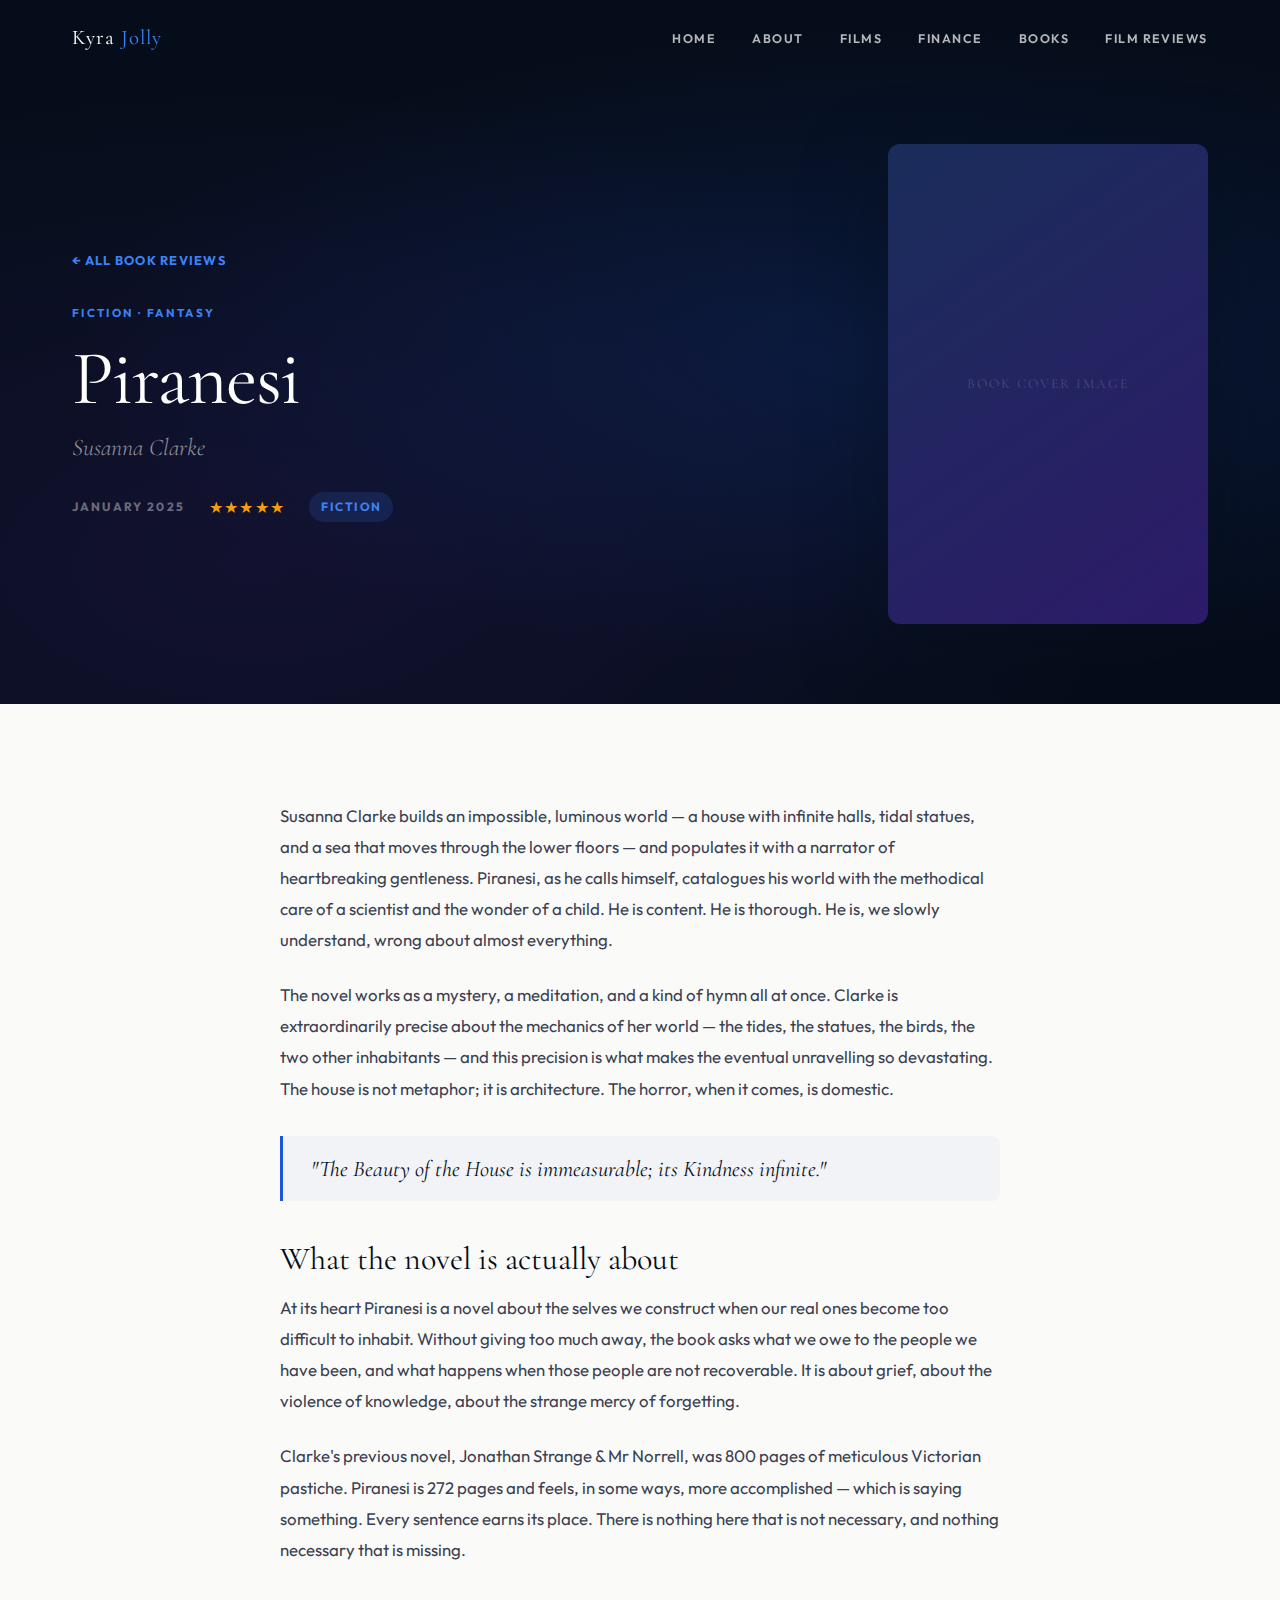
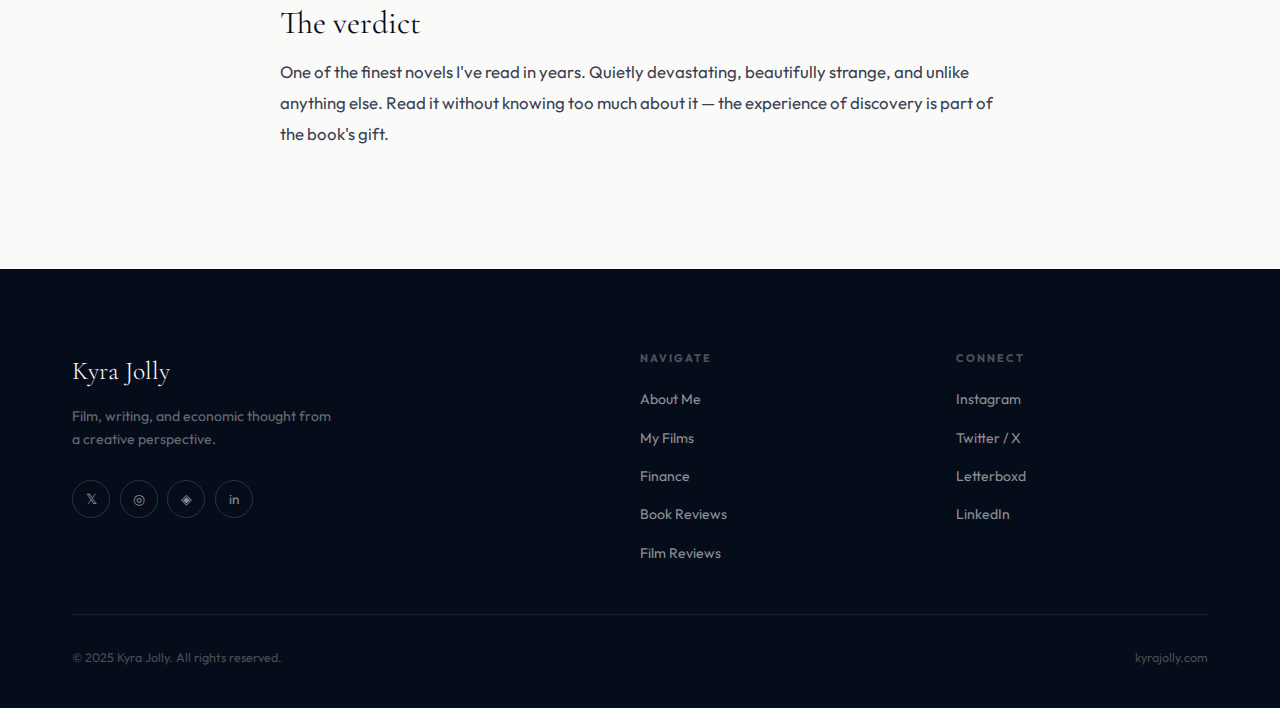
<file: piranesi.html>
<!DOCTYPE html>
<html lang="en">
<head>
  <meta charset="UTF-8" />
  <meta name="viewport" content="width=device-width, initial-scale=1.0" />
  <!--
    ✏️ EDIT: Change the <title> to the book name
  -->
  <title>Piranesi — Kyra Jolly</title>
  <link rel="preconnect" href="https://fonts.googleapis.com" />
  <link rel="preconnect" href="https://fonts.gstatic.com" crossorigin />
  <link href="https://fonts.googleapis.com/css2?family=Cormorant+Garamond:ital,wght@0,300;0,400;0,500;1,300;1,400&family=Outfit:wght@300;400;600;700&display=swap" rel="stylesheet" />
  <link rel="stylesheet" href="../../css/style.css" />
  <style>
    .review-hero {
      background: var(--navy);
      padding: 9rem 0 5rem;
      position: relative;
      overflow: hidden;
    }
    .review-hero::before {
      content: '';
      position: absolute; inset: 0;
      background: radial-gradient(ellipse at 70% 50%, rgba(26,86,219,0.18), transparent 65%),
                  radial-gradient(ellipse at 20% 80%, rgba(124,58,237,0.1), transparent 60%);
    }
    .review-hero__inner {
      position: relative; z-index: 1;
      display: grid;
      grid-template-columns: 1fr 320px;
      gap: 5rem;
      align-items: center;
    }
    .review-hero__book-title {
      font-family: var(--font-display);
      font-size: clamp(2.5rem, 6vw, 5rem);
      font-weight: 400;
      color: white;
      line-height: 1.05;
      letter-spacing: -0.02em;
      margin-bottom: 0.5rem;
    }
    .review-hero__author {
      font-family: var(--font-display);
      font-size: clamp(1.1rem, 2vw, 1.5rem);
      font-weight: 300;
      color: rgba(255,255,255,0.55);
      font-style: italic;
      margin-bottom: 1.5rem;
    }
    .review-hero__meta {
      display: flex;
      align-items: center;
      gap: 1.5rem;
      flex-wrap: wrap;
    }
    .review-hero__date {
      font-size: 0.75rem;
      font-weight: 700;
      letter-spacing: 0.18em;
      text-transform: uppercase;
      color: rgba(255,255,255,0.4);
    }
    .review-hero__genre {
      font-size: 0.75rem;
      font-weight: 700;
      letter-spacing: 0.12em;
      text-transform: uppercase;
      color: var(--blue-light);
      background: rgba(59,130,246,0.15);
      padding: 0.3rem 0.75rem;
      border-radius: 100px;
    }
    .review-hero__stars {
      color: #F59E0B;
      font-size: 1rem;
      letter-spacing: 0.08em;
    }
    /* Book cover image */
    .book-cover {
      width: 100%;
      aspect-ratio: 2/3;
      border-radius: var(--radius-md);
      box-shadow: 0 32px 80px rgba(6,13,26,0.5);
      overflow: hidden;
      background: linear-gradient(145deg, #1A2D5A, #2D1B69);
      display: flex;
      align-items: center;
      justify-content: center;
      color: rgba(255,255,255,0.18);
      font-family: var(--font-display);
      font-size: 0.85rem;
      letter-spacing: 0.15em;
      text-align: center;
      padding: 1rem;
    }
    .book-cover img {
      width: 100%;
      height: 100%;
      object-fit: cover;
      display: block;
    }

    /* Review body */
    .review-body {
      max-width: 720px;
      margin: 0 auto;
    }
    .review-body p {
      font-size: 1.05rem;
      line-height: 1.85;
      color: #3A3F52;
      margin-bottom: 1.5rem;
    }
    .review-body h2 {
      font-family: var(--font-display);
      font-size: clamp(1.4rem, 2.5vw, 2rem);
      font-weight: 400;
      margin: 2.5rem 0 1rem;
      color: var(--navy);
    }
    .review-body blockquote {
      border-left: 3px solid var(--blue);
      padding: 0.75rem 1.75rem;
      margin: 2rem 0;
      background: rgba(26,86,219,0.04);
      border-radius: 0 8px 8px 0;
    }
    .review-body blockquote p {
      font-family: var(--font-display);
      font-size: clamp(1.1rem, 2vw, 1.4rem);
      font-style: italic;
      color: var(--navy);
      margin: 0;
    }

    /* Back link */
    .back-link {
      display: inline-flex;
      align-items: center;
      gap: 0.5rem;
      font-size: 0.8rem;
      font-weight: 700;
      letter-spacing: 0.1em;
      text-transform: uppercase;
      color: var(--blue-light);
      margin-bottom: 2rem;
      transition: gap 0.2s ease;
    }
    .back-link:hover { gap: 0.75rem; }

    @media (max-width: 768px) {
      .review-hero__inner {
        grid-template-columns: 1fr;
        gap: 2.5rem;
      }
      .book-cover {
        max-width: 240px;
        margin: 0 auto;
      }
    }
  </style>
</head>
<body>

  <!-- ═══ NAV ════════════════════════════════════════════════ -->
  <nav class="nav">
    <div class="container">
      <div class="nav__inner">
        <a href="../../index.html" class="nav__logo">Kyra <span>Jolly</span></a>
        <ul class="nav__links">
          <li><a href="../../index.html">Home</a></li>
          <li><a href="../../about.html">About</a></li>
          <li><a href="../../films.html">Films</a></li>
          <li><a href="../../finance.html">Finance</a></li>
          <li><a href="../../book-reviews.html">Books</a></li>
          <li><a href="../../film-reviews.html">Film Reviews</a></li>
        </ul>
        <button class="nav__hamburger" aria-label="Menu"><span></span><span></span><span></span></button>
      </div>
    </div>
  </nav>
  <div class="nav__mobile">
    <a href="../../index.html">Home</a>
    <a href="../../about.html">About</a>
    <a href="../../films.html">Films</a>
    <a href="../../finance.html">Finance</a>
    <a href="../../book-reviews.html">Books</a>
    <a href="../../film-reviews.html">Film Reviews</a>
  </div>

  <!-- ═══ HERO ════════════════════════════════════════════════ -->
  <section class="review-hero">
    <div class="container">
      <div class="review-hero__inner">

        <!-- Left: info -->
        <div>
          <a href="../../book-reviews.html" class="back-link">← All book reviews</a>

          <!--
            ✏️ EDIT: Genre label e.g. "Fiction · Fantasy" or "Non-fiction · History"
          -->
          <span class="label" style="color:var(--blue-light); display:block; margin-bottom:1rem;">Fiction · Fantasy</span>

          <!--
            ✏️ EDIT: Book title
          -->
          <h1 class="review-hero__book-title">Piranesi</h1>

          <!--
            ✏️ EDIT: Author name
          -->
          <p class="review-hero__author">Susanna Clarke</p>

          <div class="review-hero__meta">
            <!--
              ✏️ EDIT: Month and year you wrote this review
            -->
            <span class="review-hero__date">January 2025</span>

            <!--
              ✏️ EDIT: Star rating — use ★ for filled, ½ for half, ☆ for empty
            -->
            <span class="review-hero__stars">★★★★★</span>

            <!--
              ✏️ EDIT: Genre tag (matches the label above)
            -->
            <span class="review-hero__genre">Fiction</span>
          </div>
        </div>

        <!-- Right: book cover image -->
        <div>
          <div class="book-cover">
            <!--
              ✏️ TO ADD YOUR BOOK COVER IMAGE:
              Delete the placeholder text below and add:
              <img src="../../assets/images/books/piranesi.jpg" alt="Piranesi cover">

              Tip: name the image after the book (lowercase, hyphens)
              and place it in assets/images/books/
            -->
            BOOK COVER IMAGE
          </div>
        </div>

      </div>
    </div>
  </section>

  <!-- ═══ REVIEW BODY ══════════════════════════════════════════ -->
  <section class="section">
    <div class="container">
      <div class="review-body">

        <!--
          ✏️ EDIT: Write your full review below.

          Use <p> tags for paragraphs.
          Use <h2> tags for section headings if you want them.
          Use <blockquote><p>...</p></blockquote> for pull quotes.

          Delete the example content below and replace with your own.
        -->

        <p>
          Susanna Clarke builds an impossible, luminous world — a house with infinite halls, tidal statues, and a sea that moves through the lower floors — and populates it with a narrator of heartbreaking gentleness. Piranesi, as he calls himself, catalogues his world with the methodical care of a scientist and the wonder of a child. He is content. He is thorough. He is, we slowly understand, wrong about almost everything.
        </p>

        <p>
          The novel works as a mystery, a meditation, and a kind of hymn all at once. Clarke is extraordinarily precise about the mechanics of her world — the tides, the statues, the birds, the two other inhabitants — and this precision is what makes the eventual unravelling so devastating. The house is not metaphor; it is architecture. The horror, when it comes, is domestic.
        </p>

        <blockquote>
          <p>"The Beauty of the House is immeasurable; its Kindness infinite."</p>
        </blockquote>

        <h2>What the novel is actually about</h2>

        <p>
          At its heart Piranesi is a novel about the selves we construct when our real ones become too difficult to inhabit. Without giving too much away, the book asks what we owe to the people we have been, and what happens when those people are not recoverable. It is about grief, about the violence of knowledge, about the strange mercy of forgetting.
        </p>

        <p>
          Clarke's previous novel, Jonathan Strange & Mr Norrell, was 800 pages of meticulous Victorian pastiche. Piranesi is 272 pages and feels, in some ways, more accomplished — which is saying something. Every sentence earns its place. There is nothing here that is not necessary, and nothing necessary that is missing.
        </p>

        <h2>The verdict</h2>

        <p>
          One of the finest novels I've read in years. Quietly devastating, beautifully strange, and unlike anything else. Read it without knowing too much about it — the experience of discovery is part of the book's gift.
        </p>

      </div>
    </div>
  </section>

  <!-- ═══ FOOTER ═══════════════════════════════════════════════ -->
  <footer class="footer">
    <div class="container">
      <div class="footer__top">
        <div>
          <div class="footer__logo">Kyra Jolly</div>
          <p class="footer__tagline">Film, writing, and economic thought from a creative perspective.</p>
          <div class="footer__social">
            <a href="#" class="social-link">𝕏</a>
            <a href="#" class="social-link">◎</a>
            <a href="#" class="social-link">◈</a>
            <a href="#" class="social-link">in</a>
          </div>
        </div>
        <div>
          <div class="footer__nav-title">Navigate</div>
          <ul class="footer__nav-links">
            <li><a href="../../about.html">About Me</a></li>
            <li><a href="../../films.html">My Films</a></li>
            <li><a href="../../finance.html">Finance</a></li>
            <li><a href="../../book-reviews.html">Book Reviews</a></li>
            <li><a href="../../film-reviews.html">Film Reviews</a></li>
          </ul>
        </div>
        <div>
          <div class="footer__nav-title">Connect</div>
          <ul class="footer__nav-links">
            <li><a href="#">Instagram</a></li>
            <li><a href="#">Twitter / X</a></li>
            <li><a href="#">Letterboxd</a></li>
            <li><a href="#">LinkedIn</a></li>
          </ul>
        </div>
      </div>
      <div class="footer__bottom">
        <span>© 2025 Kyra Jolly. All rights reserved.</span>
        <span>kyrajolly.com</span>
      </div>
    </div>
  </footer>

  <script src="../../js/main.js"></script>
</body>
</html>
</file>
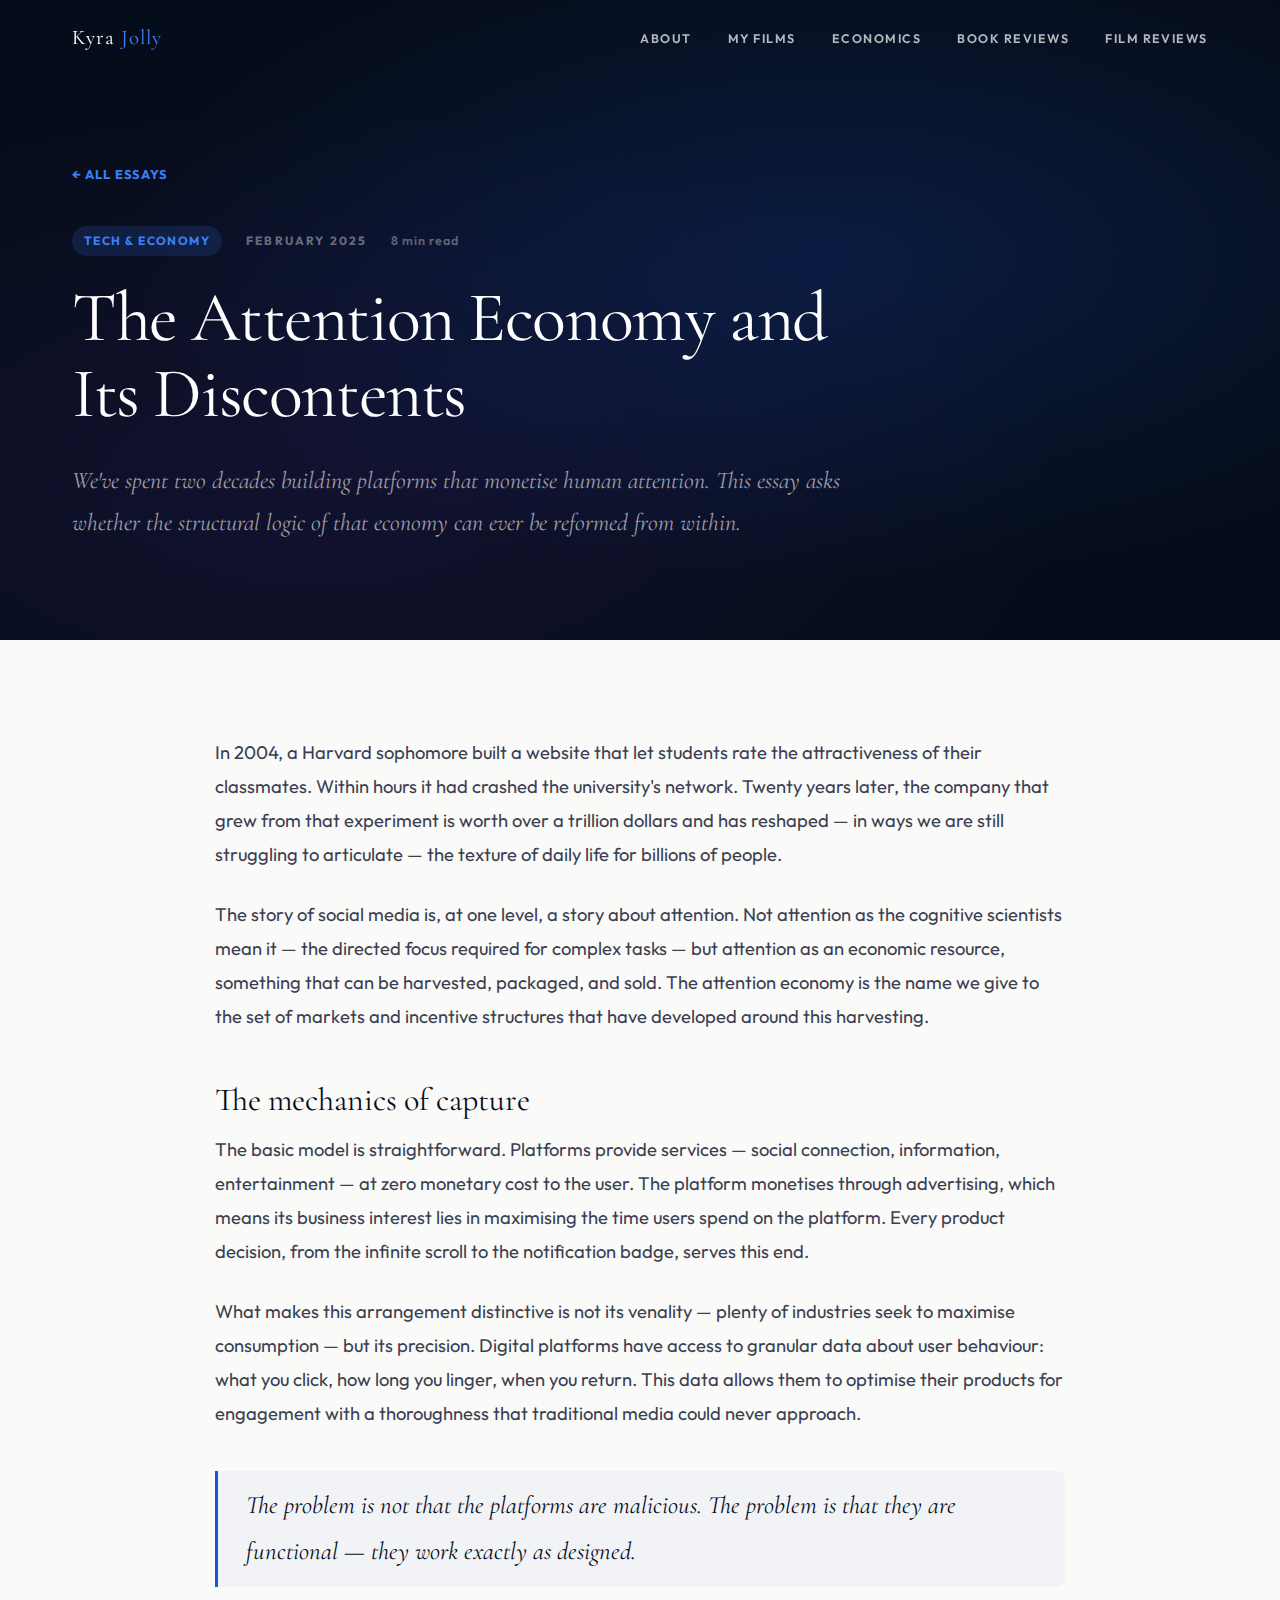
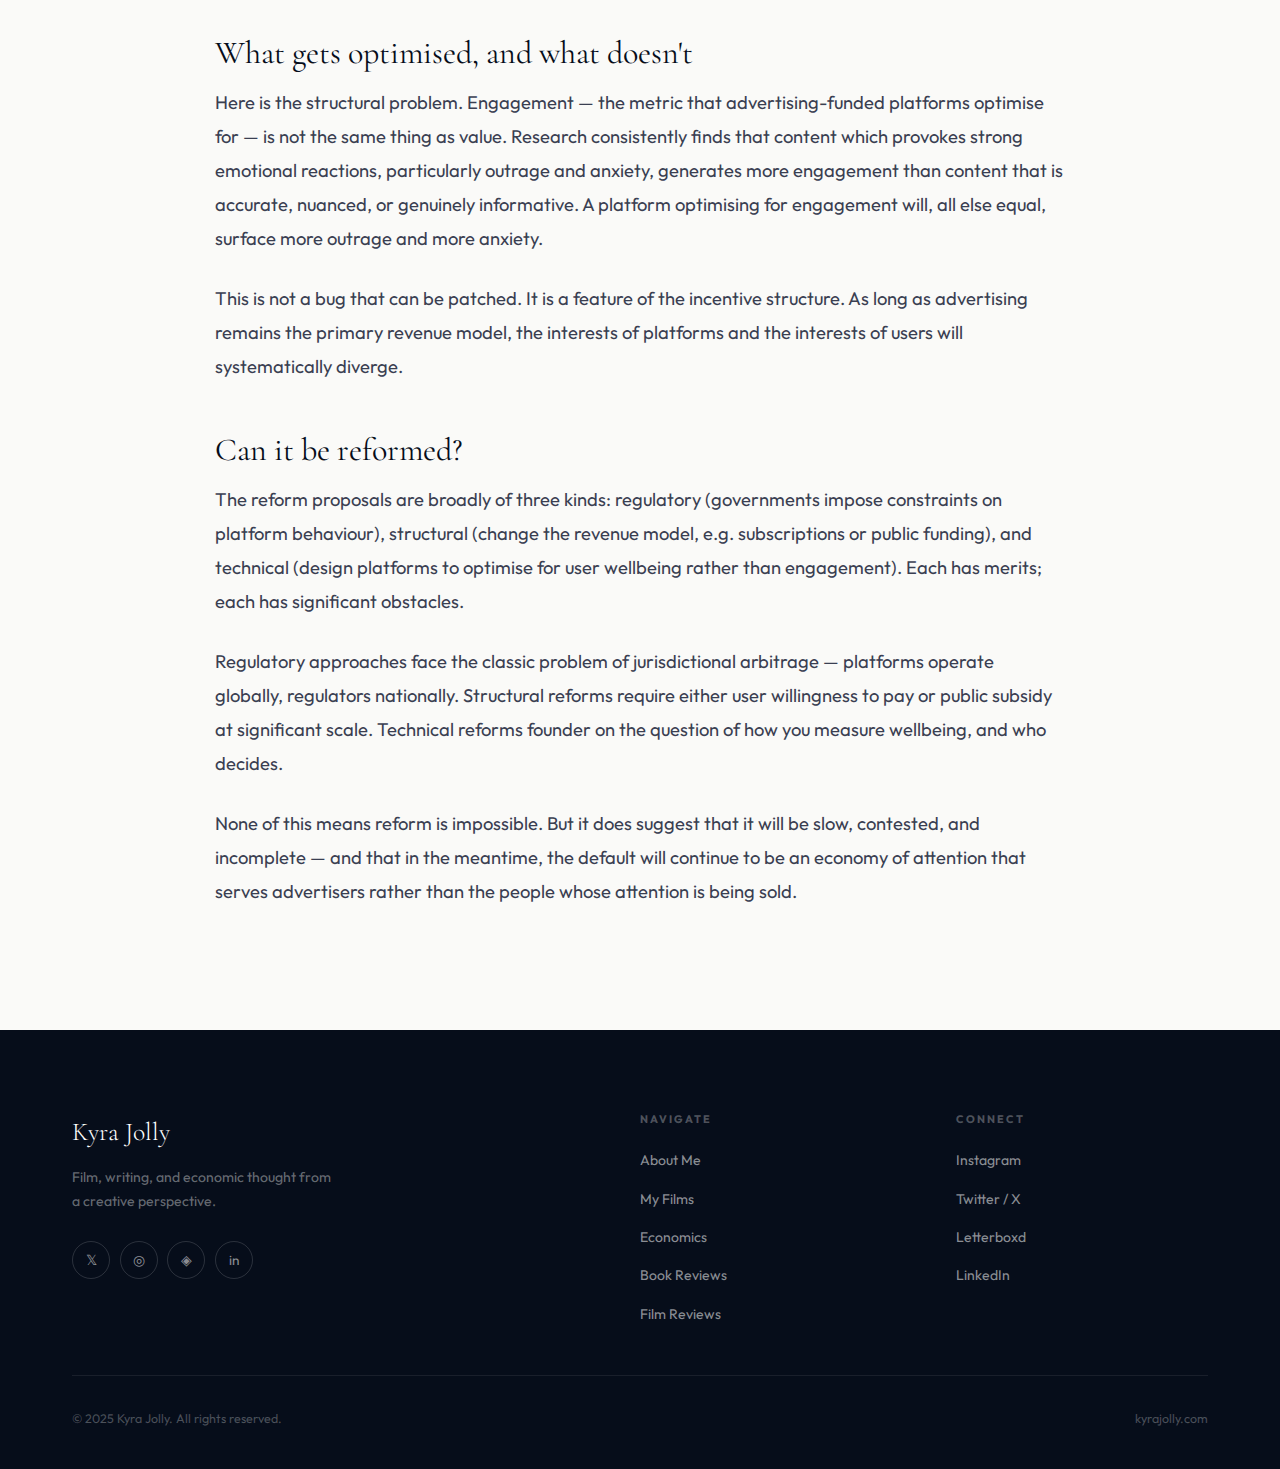
<file: essays/attention-economy.html>
<!DOCTYPE html>
<html lang="en">
<head>
  <meta charset="UTF-8" />
  <meta name="viewport" content="width=device-width, initial-scale=1.0" />
  <!--
    ✏️ EDIT: Change the <title> to your essay title
  -->
  <title>The Attention Economy and Its Discontents — Kyra Jolly</title>
  <link rel="preconnect" href="https://fonts.googleapis.com" />
  <link rel="preconnect" href="https://fonts.gstatic.com" crossorigin />
  <link href="https://fonts.googleapis.com/css2?family=Cormorant+Garamond:ital,wght@0,300;0,400;0,500;1,300;1,400&family=Outfit:wght@300;400;600;700&display=swap" rel="stylesheet" />
  <link rel="stylesheet" href="/css/style.css" />
  <style>
    .essay-hero {
      background: var(--navy);
      padding: 10rem 0 6rem;
      position: relative;
      overflow: hidden;
    }
    .essay-hero::before {
      content: '';
      position: absolute; inset: 0;
      background: radial-gradient(ellipse at 65% 40%, rgba(26,86,219,0.2), transparent 60%),
                  radial-gradient(ellipse at 25% 75%, rgba(124,58,237,0.1), transparent 55%);
    }
    .essay-hero__inner {
      position: relative; z-index: 1;
      max-width: 800px;
    }
    .essay-hero__title {
      font-family: var(--font-display);
      font-size: clamp(2.2rem, 5.5vw, 5rem);
      font-weight: 400;
      color: white;
      line-height: 1.08;
      letter-spacing: -0.02em;
      margin-bottom: 1.5rem;
    }
    .essay-hero__meta {
      display: flex;
      align-items: center;
      gap: 1.5rem;
      flex-wrap: wrap;
    }
    .essay-hero__date {
      font-size: 0.75rem; font-weight: 700;
      letter-spacing: 0.18em; text-transform: uppercase;
      color: rgba(255,255,255,0.4);
    }
    .essay-hero__tag {
      font-size: 0.75rem; font-weight: 700;
      letter-spacing: 0.12em; text-transform: uppercase;
      color: var(--blue-light);
      background: rgba(59,130,246,0.15);
      padding: 0.3rem 0.75rem; border-radius: 100px;
    }
    .essay-hero__lede {
      color: rgba(255,255,255,0.6);
      font-size: 1.5rem;
      line-height: 1.75;
      max-width: 800px;
      margin-top: 1.75rem;
      font-family: var(--font-display);
      font-style: italic;
    }

    /* Essay body */
    .essay-body { max-width: 850px; margin: 0 auto; }
    .essay-body p {
      font-size: 1.15rem; line-height: 1.85;
      color: #3A3F52; margin-bottom: 1.6rem;
    }
    .essay-body h2 {
      font-family: var(--font-display);
      font-size: clamp(1.4rem, 2.5vw, 2rem);
      font-weight: 400; margin: 3rem 0 1rem; color: var(--navy);
    }
    .essay-body h3 {
      font-family: var(--font-display);
      font-size: clamp(1.1rem, 2vw, 1.4rem);
      font-weight: 400; margin: 2rem 0 0.75rem; color: var(--navy);
    }
    .essay-body blockquote {
      border-left: 3px solid var(--blue);
      padding: 0.75rem 1.75rem; margin: 2.5rem 0;
      background: rgba(26,86,219,0.04);
      border-radius: 0 8px 8px 0;
    }
    .essay-body blockquote p {
      font-family: var(--font-display);
      font-size: clamp(1.2rem, 2.2vw, 1.55rem);
      font-style: italic; color: var(--navy); margin: 0;
    }
    /* Reading time estimate */
    .reading-time {
      font-size: 0.78rem; font-weight: 600;
      letter-spacing: 0.08em; color: rgba(255,255,255,0.35);
    }

    .back-link {
      display: inline-flex; align-items: center; gap: 0.5rem;
      font-size: 0.8rem; font-weight: 700;
      letter-spacing: 0.1em; text-transform: uppercase;
      color: var(--blue-light); margin-bottom: 2.5rem;
      transition: gap 0.2s ease;
    }
    .back-link:hover { gap: 0.75rem; }
  </style>
</head>
<body>

  <!-- ═══ NAV ════════════════════════════════════════════════ -->
  <nav class="nav">
    <div class="container">
      <div class="nav__inner">
        <a href="/index.html" class="nav__logo">Kyra <span>Jolly</span></a>
        <ul class="nav__links">
          <li><a href="/about.html">About</a></li>
          <li><a href="/films.html">My Films</a></li>
          <li><a href="/finance.html">Economics</a></li>
          <li><a href="/book-reviews.html">Book Reviews</a></li>
          <li><a href="/film-reviews.html">Film Reviews</a></li>
        </ul>
        <button class="nav__hamburger" aria-label="Menu"><span></span><span></span><span></span></button>
      </div>
    </div>
  </nav>
  <div class="nav__mobile">
    <a href="/about.html">About</a>
    <a href="/films.html">My Films</a>
    <a href="/finance.html">Economics</a>
    <a href="/book-reviews.html">Book Reviews</a>
    <a href="/film-reviews.html">Film Reviews</a>
  </div>

  <!-- ═══ HERO ════════════════════════════════════════════════ -->
  <section class="essay-hero">
    <div class="container">
      <a href="/finance.html" class="back-link">← All essays</a>
      <div class="essay-hero__inner">

        <div class="essay-hero__meta" style="margin-bottom:1.5rem;">
          <!--
            ✏️ EDIT: Topic tag e.g. Macro, Markets, Inequality, Tech & Economy, Economic History
          -->
          <span class="essay-hero__tag">Tech &amp; Economy</span>

          <!--
            ✏️ EDIT: Month and year this essay was published
          -->
          <span class="essay-hero__date">February 2025</span>

          <!--
            ✏️ EDIT: Approximate reading time
          -->
          <span class="reading-time">8 min read</span>
        </div>

        <!--
          ✏️ EDIT: Essay title
        -->
        <h1 class="essay-hero__title">The Attention Economy and Its Discontents</h1>

        <!--
          ✏️ EDIT: A one or two sentence intro/lede that summarises the essay's argument
        -->
        <p class="essay-hero__lede">
          We've spent two decades building platforms that monetise human attention. This essay asks whether the structural logic of that economy can ever be reformed from within.
        </p>

      </div>
    </div>
  </section>

  <!-- ═══ ESSAY BODY ═══════════════════════════════════════════ -->
  <section class="section">
    <div class="container">
      <div class="essay-body">

        <!--
          ✏️ EDIT: Write your full essay below.

          Use <p> for paragraphs.
          Use <h2> for major section headings.
          Use <h3> for sub-headings.
          Use <blockquote><p>...</p></blockquote> for pull quotes or citations.

          Delete the example content and replace with your own.
        -->

        <p>
          In 2004, a Harvard sophomore built a website that let students rate the attractiveness of their classmates. Within hours it had crashed the university's network. Twenty years later, the company that grew from that experiment is worth over a trillion dollars and has reshaped — in ways we are still struggling to articulate — the texture of daily life for billions of people.
        </p>

        <p>
          The story of social media is, at one level, a story about attention. Not attention as the cognitive scientists mean it — the directed focus required for complex tasks — but attention as an economic resource, something that can be harvested, packaged, and sold. The attention economy is the name we give to the set of markets and incentive structures that have developed around this harvesting.
        </p>

        <h2>The mechanics of capture</h2>

        <p>
          The basic model is straightforward. Platforms provide services — social connection, information, entertainment — at zero monetary cost to the user. The platform monetises through advertising, which means its business interest lies in maximising the time users spend on the platform. Every product decision, from the infinite scroll to the notification badge, serves this end.
        </p>

        <p>
          What makes this arrangement distinctive is not its venality — plenty of industries seek to maximise consumption — but its precision. Digital platforms have access to granular data about user behaviour: what you click, how long you linger, when you return. This data allows them to optimise their products for engagement with a thoroughness that traditional media could never approach.
        </p>

        <blockquote>
          <p>The problem is not that the platforms are malicious. The problem is that they are functional — they work exactly as designed.</p>
        </blockquote>

        <h2>What gets optimised, and what doesn't</h2>

        <p>
          Here is the structural problem. Engagement — the metric that advertising-funded platforms optimise for — is not the same thing as value. Research consistently finds that content which provokes strong emotional reactions, particularly outrage and anxiety, generates more engagement than content that is accurate, nuanced, or genuinely informative. A platform optimising for engagement will, all else equal, surface more outrage and more anxiety.
        </p>

        <p>
          This is not a bug that can be patched. It is a feature of the incentive structure. As long as advertising remains the primary revenue model, the interests of platforms and the interests of users will systematically diverge.
        </p>

        <h2>Can it be reformed?</h2>

        <p>
          The reform proposals are broadly of three kinds: regulatory (governments impose constraints on platform behaviour), structural (change the revenue model, e.g. subscriptions or public funding), and technical (design platforms to optimise for user wellbeing rather than engagement). Each has merits; each has significant obstacles.
        </p>

        <p>
          Regulatory approaches face the classic problem of jurisdictional arbitrage — platforms operate globally, regulators nationally. Structural reforms require either user willingness to pay or public subsidy at significant scale. Technical reforms founder on the question of how you measure wellbeing, and who decides.
        </p>

        <p>
          None of this means reform is impossible. But it does suggest that it will be slow, contested, and incomplete — and that in the meantime, the default will continue to be an economy of attention that serves advertisers rather than the people whose attention is being sold.
        </p>

      </div>
    </div>
  </section>

  <!-- ═══ FOOTER ═══════════════════════════════════════════════ -->
  <footer class="footer">
    <div class="container">
      <div class="footer__top">
        <div>
          <div class="footer__logo">Kyra Jolly</div>
          <p class="footer__tagline">Film, writing, and economic thought from a creative perspective.</p>
          <div class="footer__social">
            <a href="#" class="social-link">𝕏</a>
            <a href="#" class="social-link">◎</a>
            <a href="#" class="social-link">◈</a>
            <a href="#" class="social-link">in</a>
          </div>
        </div>
        <div>
          <div class="footer__nav-title">Navigate</div>
          <ul class="footer__nav-links">
            <li><a href="/about.html">About Me</a></li>
            <li><a href="/films.html">My Films</a></li>
            <li><a href="/finance.html">Economics</a></li>
            <li><a href="/book-reviews.html">Book Reviews</a></li>
            <li><a href="/film-reviews.html">Film Reviews</a></li>
          </ul>
        </div>
        <div>
          <div class="footer__nav-title">Connect</div>
          <ul class="footer__nav-links">
            <li><a href="#">Instagram</a></li>
            <li><a href="#">Twitter / X</a></li>
            <li><a href="#">Letterboxd</a></li>
            <li><a href="#">LinkedIn</a></li>
          </ul>
        </div>
      </div>
      <div class="footer__bottom">
        <span>© 2025 Kyra Jolly. All rights reserved.</span>
        <span>kyrajolly.com</span>
      </div>
    </div>
  </footer>

  <script src="/js/main.js"></script>
</body>
</html>
</file>
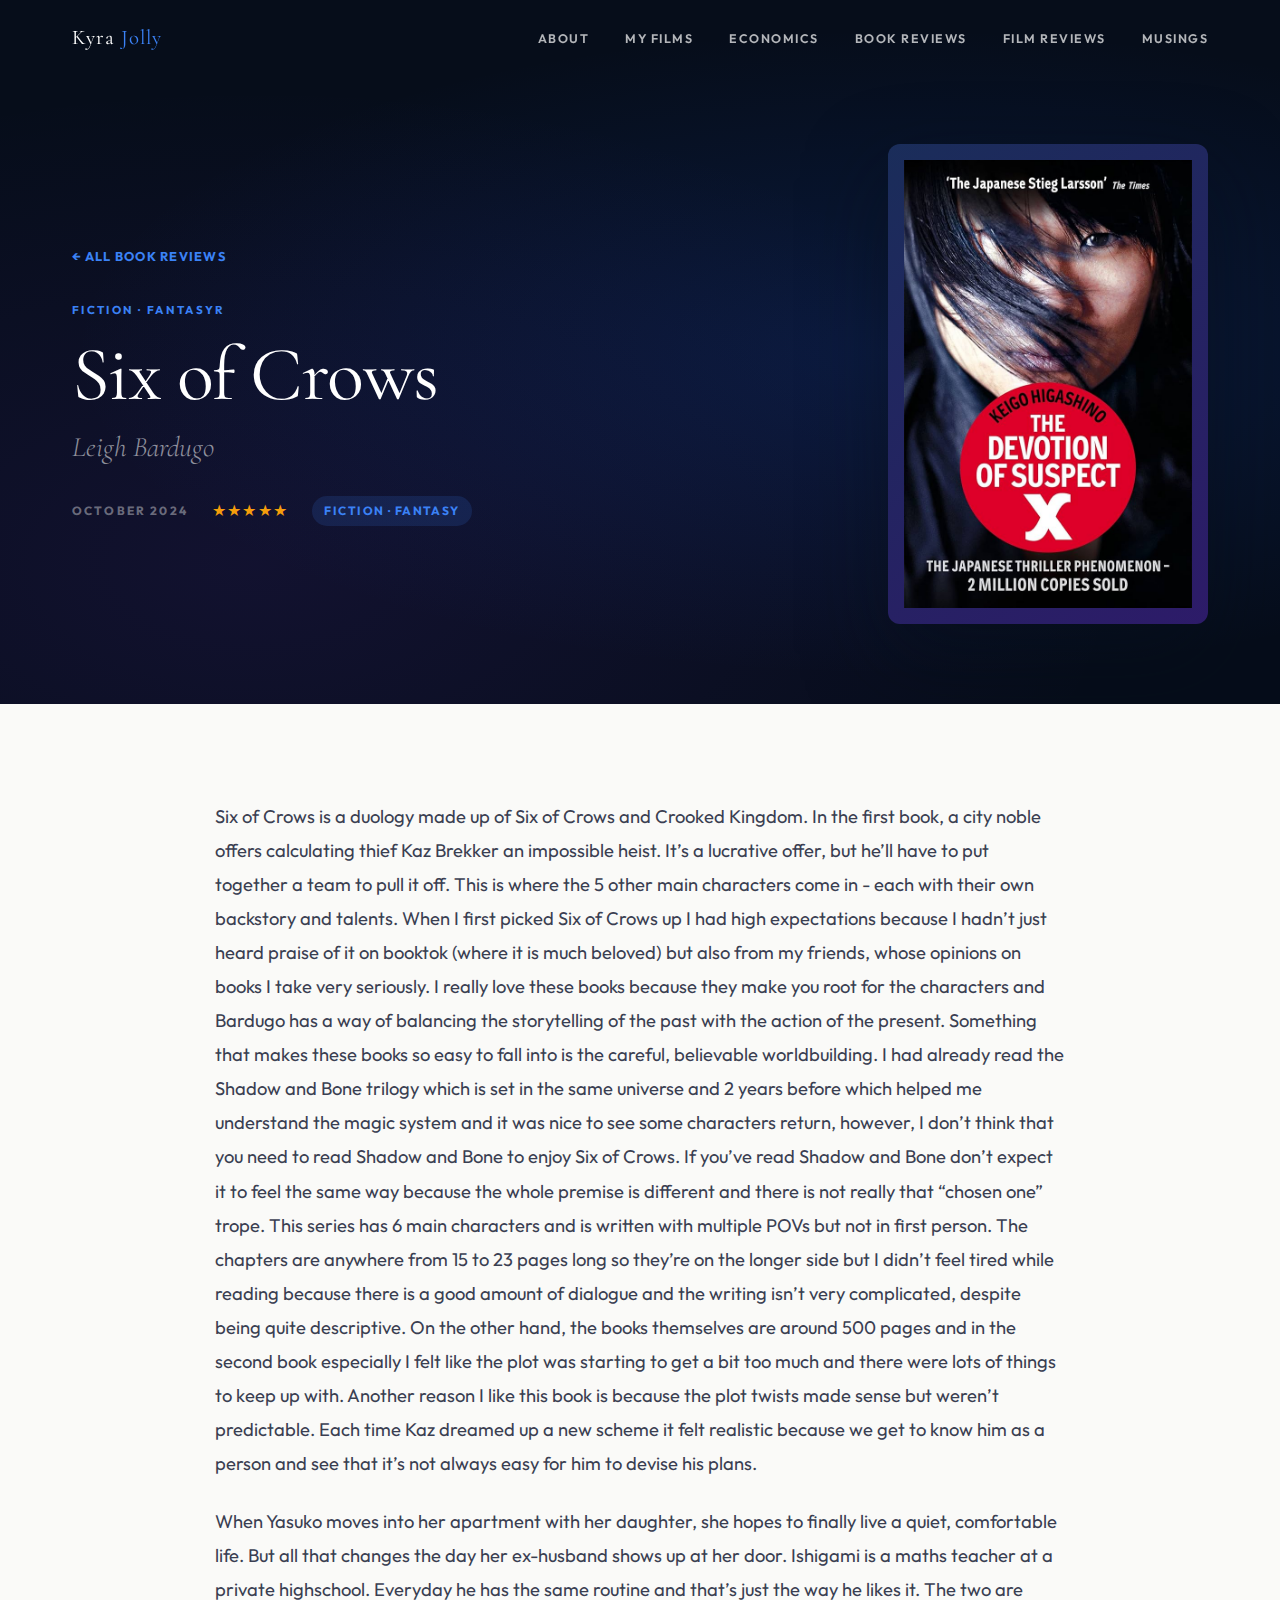
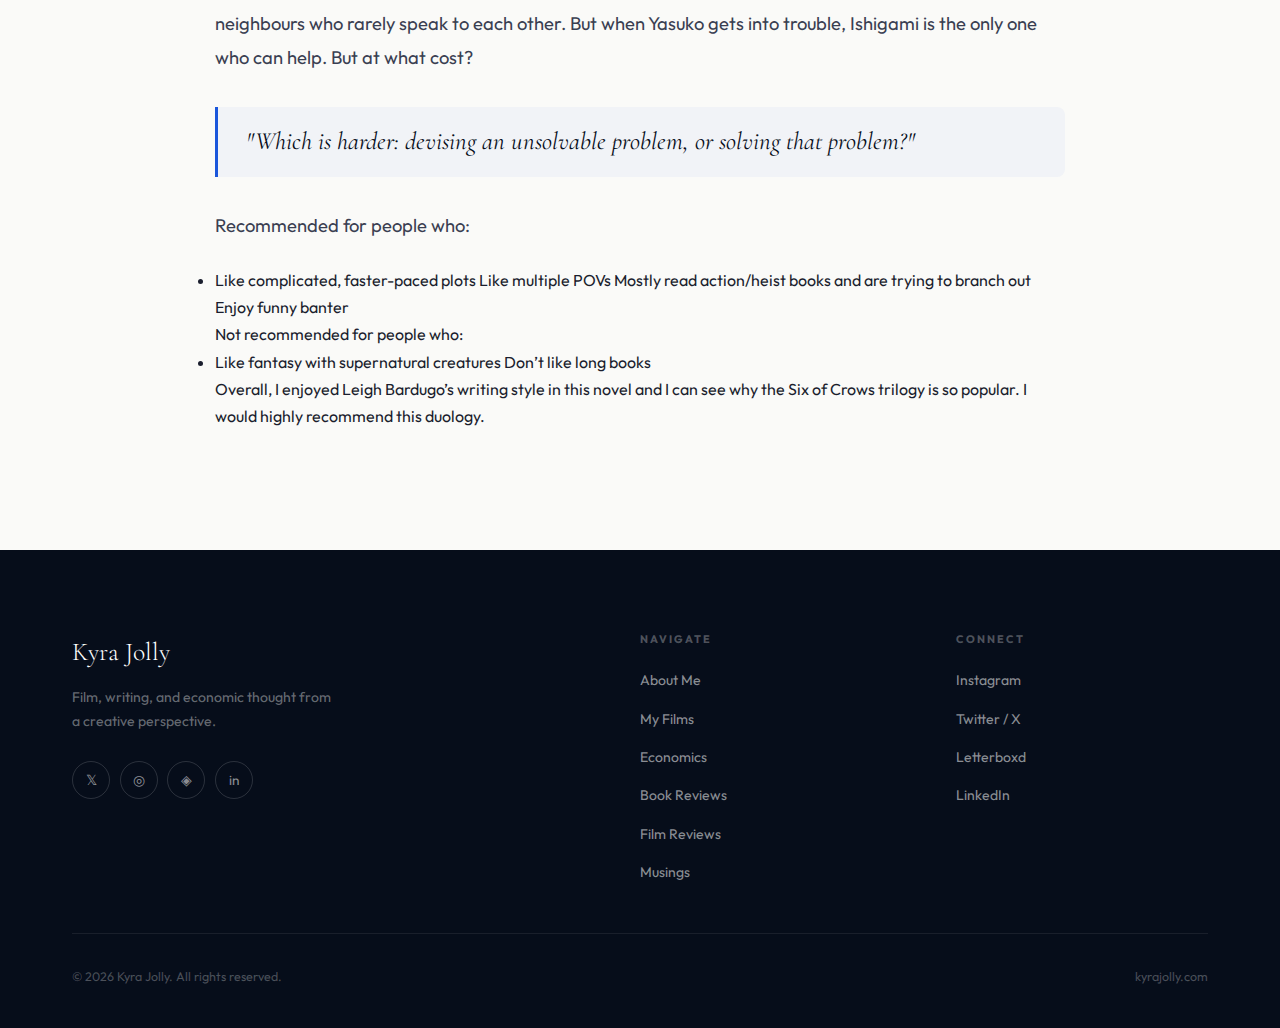
<file: reviews/books/six-of-crows.html>
<!DOCTYPE html>
<html lang="en">
<head>
  <meta charset="UTF-8" />
  <meta name="viewport" content="width=device-width, initial-scale=1.0" />
  <!--
    ✏️ EDIT: Change the <title> to the book name
  -->
  <title>Six of Crows— Kyra Jolly</title>
  <link rel="preconnect" href="https://fonts.googleapis.com" />
  <link rel="preconnect" href="https://fonts.gstatic.com" crossorigin />
  <link href="https://fonts.googleapis.com/css2?family=Cormorant+Garamond:ital,wght@0,300;0,400;0,500;1,300;1,400&family=Outfit:wght@300;400;600;700&display=swap" rel="stylesheet" />
  <link rel="stylesheet" href="../../css/style.css" />
  <style>
    .review-hero {
      background: var(--navy);
      padding: 9rem 0 5rem;
      position: relative;
      overflow: hidden;
    }
    .review-hero::before {
      content: '';
      position: absolute; inset: 0;
      background: radial-gradient(ellipse at 70% 50%, rgba(26,86,219,0.18), transparent 65%),
                  radial-gradient(ellipse at 20% 80%, rgba(124,58,237,0.1), transparent 60%);
    }
    .review-hero__inner {
      position: relative; z-index: 1;
      display: grid;
      grid-template-columns: 1fr 320px;
      gap: 5rem;
      align-items: center;
    }
    .review-hero__book-title {
      font-family: var(--font-display);
      font-size: clamp(2.5rem, 6vw, 5rem);
      font-weight: 400;
      color: white;
      line-height: 1.05;
      letter-spacing: -0.02em;
      margin-bottom: 0.5rem;
    }
    .review-hero__author {
      font-family: var(--font-display);
      font-size: clamp(1.32rem, 2.31vw, 1.76rem);
      font-weight: 300;
      color: rgba(255,255,255,0.55);
      font-style: italic;
      margin-bottom: 1.5rem;
    }
    .review-hero__meta {
      display: flex;
      align-items: center;
      gap: 1.5rem;
      flex-wrap: wrap;
    }
    .review-hero__date {
      font-size: 0.75rem;
      font-weight: 700;
      letter-spacing: 0.18em;
      text-transform: uppercase;
      color: rgba(255,255,255,0.4);
    }
    .review-hero__genre {
      font-size: 0.75rem;
      font-weight: 700;
      letter-spacing: 0.12em;
      text-transform: uppercase;
      color: var(--blue-light);
      background: rgba(59,130,246,0.15);
      padding: 0.3rem 0.75rem;
      border-radius: 100px;
    }
    .review-hero__stars {
      color: #F59E0B;
      font-size: 1rem;
      letter-spacing: 0.08em;
    }
    /* Book cover image */
    .book-cover {
      width: 100%;
      aspect-ratio: 2/3;
      border-radius: var(--radius-md);
      box-shadow: 0 32px 80px rgba(6,13,26,0.5);
      overflow: hidden;
      background: linear-gradient(145deg, #1A2D5A, #2D1B69);
      display: flex;
      align-items: center;
      justify-content: center;
      color: rgba(255,255,255,0.18);
      font-family: var(--font-display);
      font-size: 0.85rem;
      letter-spacing: 0.15em;
      text-align: center;
      padding: 1rem;
    }
    .book-cover img {
      width: 100%;
      height: 100%;
      object-fit: cover;
      display: block;
    }

    /* Review body */
    .review-body {
      max-width: 850px;
      margin: 0 auto;
    }
    .review-body p {
      font-size: 1.15rem;
      line-height: 1.85;
      color: #3A3F52;
      margin-bottom: 1.5rem;
    }
    .review-body h2 {
      font-family: var(--font-display);
      font-size: clamp(1.4rem, 2.5vw, 2rem);
      font-weight: 400;
      margin: 2.5rem 0 1rem;
      color: var(--navy);
    }
    .review-body blockquote {
      border-left: 3px solid var(--blue);
      padding: 0.75rem 1.75rem;
      margin: 2rem 0;
      background: rgba(26,86,219,0.04);
      border-radius: 0 8px 8px 0;
    }
    .review-body blockquote p {
      font-family: var(--font-display);
      font-size: clamp(1.2em, 2.2vw, 1.55rem);
      font-style: italic;
      color: var(--navy);
      margin: 0;
    }

    /* Back link */
    .back-link {
      display: inline-flex;
      align-items: center;
      gap: 0.5rem;
      font-size: 0.8rem;
      font-weight: 700;
      letter-spacing: 0.1em;
      text-transform: uppercase;
      color: var(--blue-light);
      margin-bottom: 2rem;
      transition: gap 0.2s ease;
    }
    .back-link:hover { gap: 0.75rem; }

    @media (max-width: 768px) {
      .review-hero__inner {
        grid-template-columns: 1fr;
        gap: 2.5rem;
      }
      .book-cover {
        max-width: 240px;
        margin: 0 auto;
      }
    }
  </style>
</head>
<body>

  <!-- ═══ NAV ════════════════════════════════════════════════ -->
  <nav class="nav">
    <div class="container">
      <div class="nav__inner">
        <a href="../../index.html" class="nav__logo">Kyra <span>Jolly</span></a>
        <ul class="nav__links">
          <li><a href="../../about.html">About</a></li>
          <li><a href="../../films.html">My Films</a></li>
          <li><a href="../../finance.html">Economics</a></li>
          <li><a href="../../book-reviews.html">Book Reviews</a></li>
          <li><a href="../../film-reviews.html">Film Reviews</a></li>
          <li><a href="musings.html">Musings</a></li>
        </ul>
        <button class="nav__hamburger" aria-label="Menu"><span></span><span></span><span></span></button>
      </div>
    </div>
  </nav>
  <div class="nav__mobile">
    <a href="../../about.html">About</a>
    <a href="../../films.html">My Films</a>
    <a href="../../finance.html">Economics</a>
    <a href="../../book-reviews.html">Book Reviews</a>
    <a href="../../film-reviews.html">Film Reviews</a>
    <a href="musings.html">Musings</a>
  </div>

  <!-- ═══ HERO ════════════════════════════════════════════════ -->
  <section class="review-hero">
    <div class="container">
      <div class="review-hero__inner">

        <!-- Left: info -->
        <div>
          <a href="../../book-reviews.html" class="back-link">← All book reviews</a>

          <!--
            ✏️ EDIT: Genre label e.g. "Fiction · Fantasy" or "Non-fiction · History, appears at the top of the title of the book"
          -->
          <span class="label" style="color:var(--blue-light); display:block; margin-bottom:1rem;">Fiction · Fantasyr</span>

          <!--
            ✏️ EDIT: Book title
          -->
          <h1 class="review-hero__book-title">Six of Crows</h1>

          <!--
            ✏️ EDIT: Author name
          -->
          <p class="review-hero__author">Leigh Bardugo</p>

          <div class="review-hero__meta">
            <!--
              ✏️ EDIT: Month and year you wrote this review
            -->
            <span class="review-hero__date">October 2024</span>

            <!--
              ✏️ EDIT: Star rating — use ★ for filled, ½ for half, ☆ for empty
            -->
            <span class="review-hero__stars">★★★★★</span>

            <!--
              ✏️ EDIT: Genre tag (matches the label above, appears next to the star rating)
            -->
            <span class="review-hero__genre">Fiction · Fantasy</span>
          </div>
        </div>

        <!-- Right: book cover image -->
        <div>
          <div class="book-cover">
            <!--
              ✏️ TO ADD YOUR BOOK COVER IMAGE:
              Delete the placeholder text below and add:
              <img src="../../assets/images/books/piranesi.jpg" alt="Piranesi cover">

              Tip: name the image after the book (lowercase, hyphens)
              and place it in assets/images/books/
            -->
            <img src="../../assets/images/devotion-of-suspect-x.jpg" alt=" The Devotion of Suspect X cover">
          </div>
        </div>

      </div>
    </div>
  </section>

  <!-- ═══ REVIEW BODY ══════════════════════════════════════════ -->
  <section class="section">
    <div class="container">
      <div class="review-body">

        <!--
          ✏️ EDIT: Write your full review below.

          Use <p> tags for paragraphs.
          Use <h2> tags for section headings if you want them.
          Use <blockquote><p>...</p></blockquote> for pull quotes.

          Delete the example content below and replace with your own.
        -->

        <p>
         Six of Crows is a duology made up of Six of Crows and Crooked Kingdom. In the first book, a city noble offers calculating thief Kaz Brekker an impossible heist. It’s a lucrative offer, but he’ll have to put together a team to pull it off. This is where the 5 other main characters come in - each with their own backstory and talents. 

When I first picked Six of Crows up I had high expectations because I hadn’t just heard praise of it on booktok (where it is much beloved) but also from my friends, whose opinions on books I take very seriously.

I really love these books because they make you root for the characters and Bardugo has a way of balancing the storytelling of the past with the action of the present. Something that makes these books so easy to fall into is the careful, believable worldbuilding. I had already read the Shadow and Bone trilogy which is set in the same universe and 2 years before which helped me understand the magic system and it was nice to see some characters return, however, I don’t think that you need to read Shadow and Bone to enjoy Six of Crows. If you’ve read Shadow and Bone don’t expect it to feel the same way because the whole premise is different and there is not really that “chosen one” trope.

This series has 6 main characters and is written with multiple POVs but not in first person.
The chapters are anywhere from 15 to 23 pages long so they’re on the longer side but I didn’t feel tired while reading because there is a good amount of dialogue and the writing isn’t very complicated, despite being quite descriptive. On the other hand, the books themselves are around 500 pages and in the second book especially I felt like the plot was starting to get a bit too much and there were lots of things to keep up with. 

Another reason I like this book is because the plot twists made sense but weren’t predictable. Each time Kaz dreamed up a new scheme it felt realistic because we get to know him as a person and see that it’s not always easy for him to devise his plans.
        </p>
        
        <p>
          When Yasuko moves into her apartment with her daughter, she hopes to finally live a quiet, comfortable life. But all that changes the day her ex-husband shows up at her door.

Ishigami is a maths teacher at a private highschool. Everyday he has the same routine and that’s just the way he likes it.

The two are neighbours who rarely speak to each other. But when Yasuko gets into trouble, Ishigami is the only one who can help. But at what cost?
        </p>

        <blockquote>
          <p>"Which is harder: devising an unsolvable problem, or solving that problem?"</p>
        </blockquote>

        <p>
           Recommended for people who:
            <li>
              Like complicated, faster-paced plots
              Like multiple POVs
              Mostly read action/heist books and are trying to branch out
              Enjoy funny banter
            </li>

            Not recommended for people who:
            <li>
              Like fantasy with supernatural creatures
              Don’t like long books
            </li>

Overall, I enjoyed Leigh Bardugo’s writing style in this novel and I can see why the Six of Crows trilogy is so popular. I would highly recommend this duology.
        </p>

      </div>
    </div>
  </section>

  <!-- ═══ FOOTER ═══════════════════════════════════════════════ -->
  <footer class="footer">
    <div class="container">
      <div class="footer__top">
        <div>
          <div class="footer__logo">Kyra Jolly</div>
          <p class="footer__tagline">Film, writing, and economic thought from a creative perspective.</p>
          <div class="footer__social">
            <a href="#" class="social-link">𝕏</a>
            <a href="#" class="social-link">◎</a>
            <a href="#" class="social-link">◈</a>
            <a href="#" class="social-link">in</a>
          </div>
        </div>
        <div>
          <div class="footer__nav-title">Navigate</div>
          <ul class="footer__nav-links">
            <li><a href="../../about.html">About Me</a></li>
            <li><a href="../../films.html">My Films</a></li>
            <li><a href="../../finance.html">Economics</a></li>
            <li><a href="../../book-reviews.html">Book Reviews</a></li>
            <li><a href="../../film-reviews.html">Film Reviews</a></li>
            <li><a href="musings.html">Musings</a></li>
            
          </ul>
        </div>
        <div>
          <div class="footer__nav-title">Connect</div>
          <ul class="footer__nav-links">
            <li><a href="#">Instagram</a></li>
            <li><a href="#">Twitter / X</a></li>
            <li><a href="#">Letterboxd</a></li>
            <li><a href="#">LinkedIn</a></li>
          </ul>
        </div>
      </div>
      <div class="footer__bottom">
        <span>© 2026 Kyra Jolly. All rights reserved.</span>
        <span>kyrajolly.com</span>
      </div>
    </div>
  </footer>

  <script src="../../js/main.js"></script>
</body>
</html>
</file>
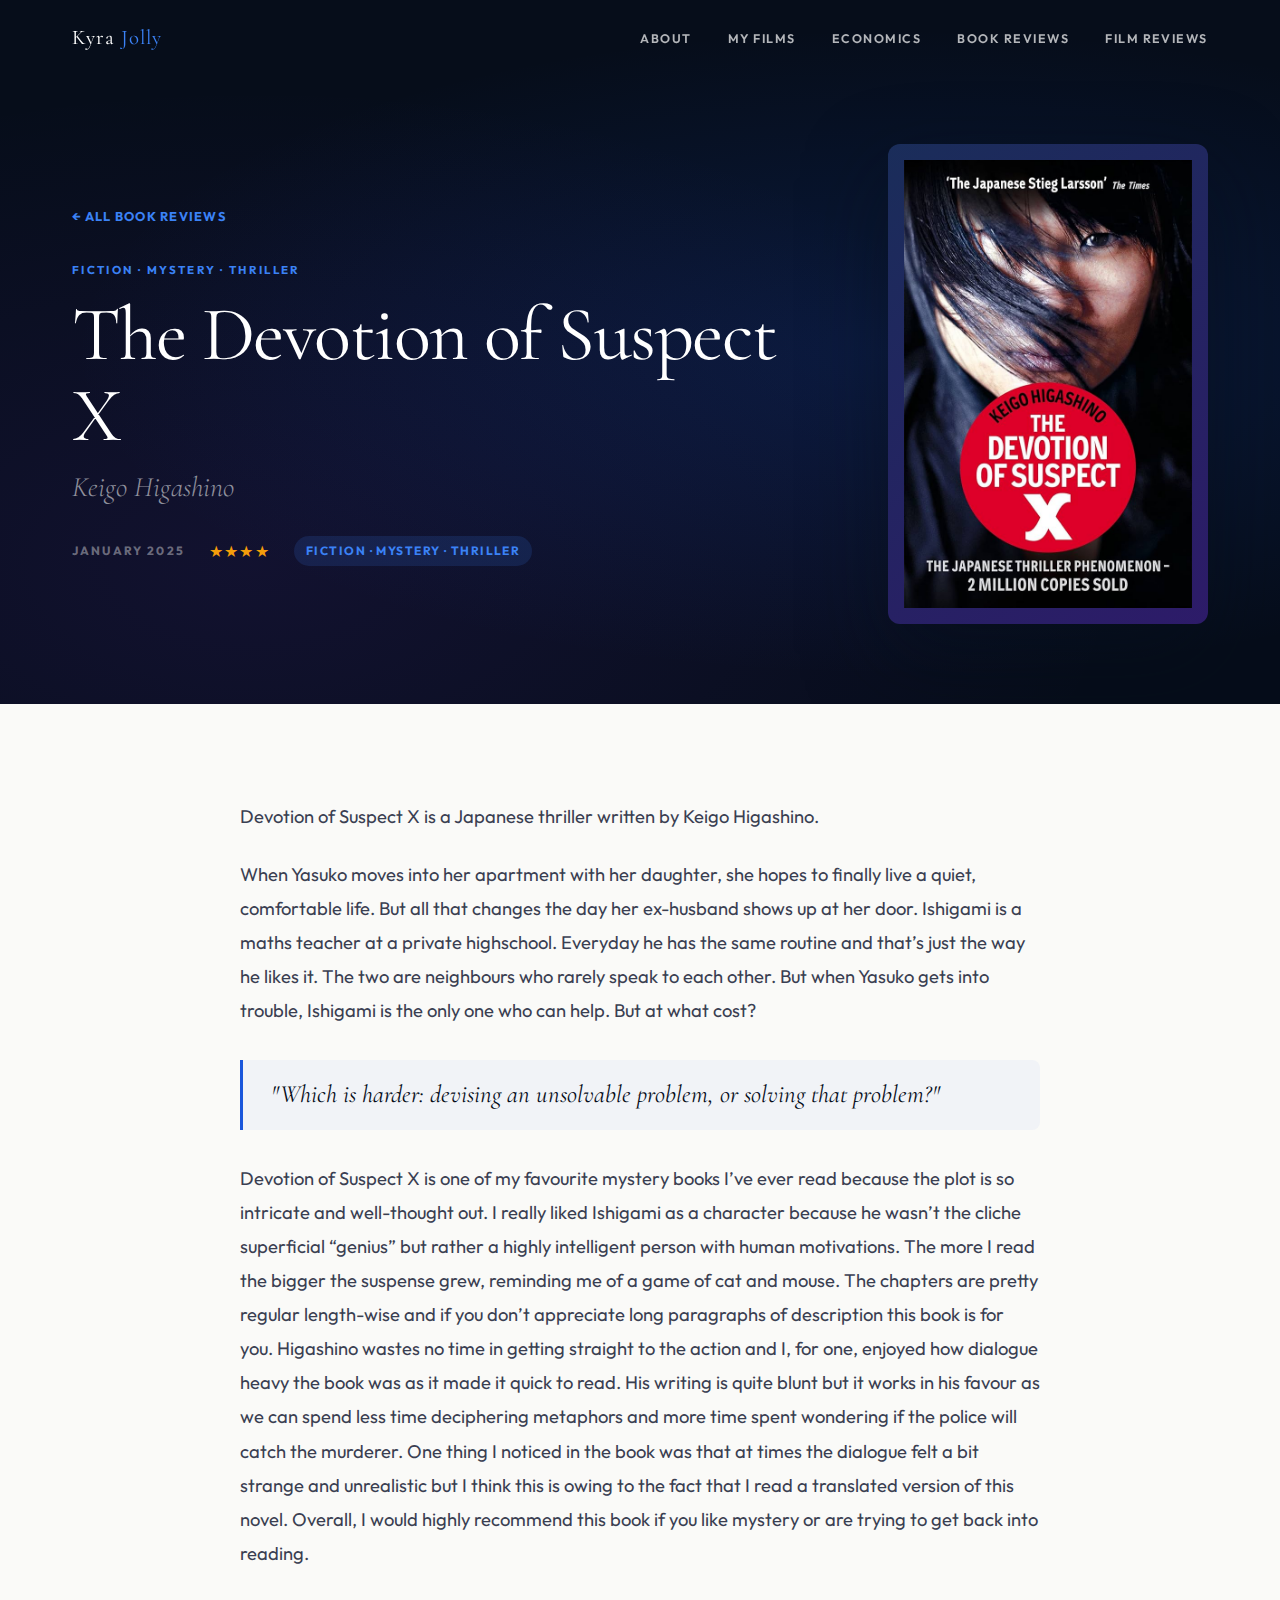
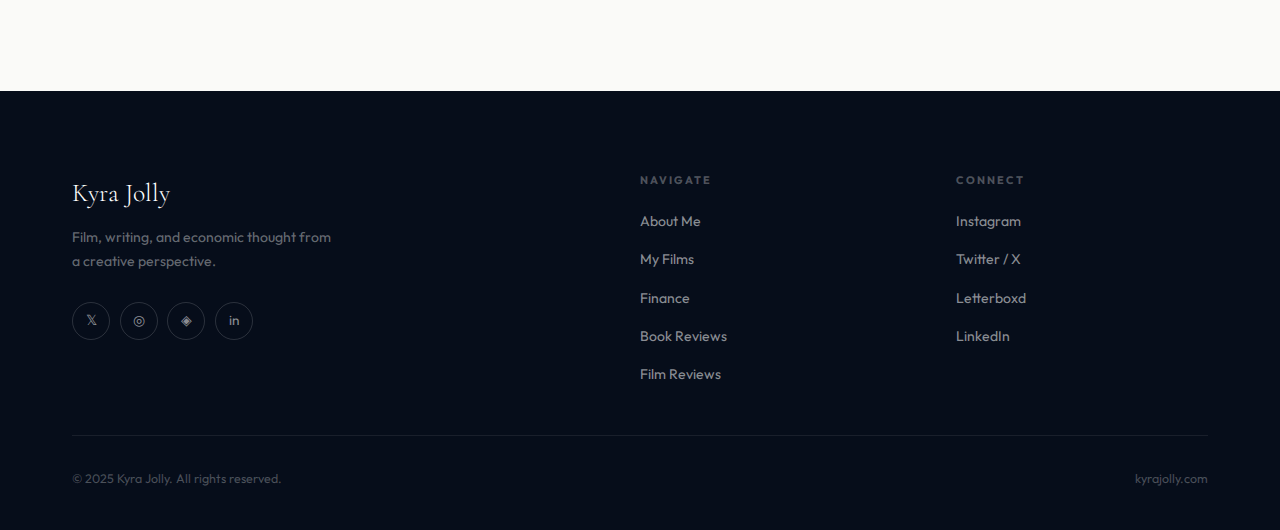
<file: reviews/books/the-devotion-of-suspect-x.html>
<!DOCTYPE html>
<html lang="en">
<head>
  <meta charset="UTF-8" />
  <meta name="viewport" content="width=device-width, initial-scale=1.0" />
  <!--
    ✏️ EDIT: Change the <title> to the book name
  -->
  <title>The Devotion of Suspect X — Kyra Jolly</title>
  <link rel="preconnect" href="https://fonts.googleapis.com" />
  <link rel="preconnect" href="https://fonts.gstatic.com" crossorigin />
  <link href="https://fonts.googleapis.com/css2?family=Cormorant+Garamond:ital,wght@0,300;0,400;0,500;1,300;1,400&family=Outfit:wght@300;400;600;700&display=swap" rel="stylesheet" />
  <link rel="stylesheet" href="../../css/style.css" />
  <style>
    .review-hero {
      background: var(--navy);
      padding: 9rem 0 5rem;
      position: relative;
      overflow: hidden;
    }
    .review-hero::before {
      content: '';
      position: absolute; inset: 0;
      background: radial-gradient(ellipse at 70% 50%, rgba(26,86,219,0.18), transparent 65%),
                  radial-gradient(ellipse at 20% 80%, rgba(124,58,237,0.1), transparent 60%);
    }
    .review-hero__inner {
      position: relative; z-index: 1;
      display: grid;
      grid-template-columns: 1fr 320px;
      gap: 5rem;
      align-items: center;
    }
    .review-hero__book-title {
      font-family: var(--font-display);
      font-size: clamp(2.5rem, 6vw, 5rem);
      font-weight: 400;
      color: white;
      line-height: 1.05;
      letter-spacing: -0.02em;
      margin-bottom: 0.5rem;
    }
    .review-hero__author {
      font-family: var(--font-display);
      font-size: clamp(1.32rem, 2.31vw, 1.76rem);
      font-weight: 300;
      color: rgba(255,255,255,0.55);
      font-style: italic;
      margin-bottom: 1.5rem;
    }
    .review-hero__meta {
      display: flex;
      align-items: center;
      gap: 1.5rem;
      flex-wrap: wrap;
    }
    .review-hero__date {
      font-size: 0.75rem;
      font-weight: 700;
      letter-spacing: 0.18em;
      text-transform: uppercase;
      color: rgba(255,255,255,0.4);
    }
    .review-hero__genre {
      font-size: 0.75rem;
      font-weight: 700;
      letter-spacing: 0.12em;
      text-transform: uppercase;
      color: var(--blue-light);
      background: rgba(59,130,246,0.15);
      padding: 0.3rem 0.75rem;
      border-radius: 100px;
    }
    .review-hero__stars {
      color: #F59E0B;
      font-size: 1rem;
      letter-spacing: 0.08em;
    }
    /* Book cover image */
    .book-cover {
      width: 100%;
      aspect-ratio: 2/3;
      border-radius: var(--radius-md);
      box-shadow: 0 32px 80px rgba(6,13,26,0.5);
      overflow: hidden;
      background: linear-gradient(145deg, #1A2D5A, #2D1B69);
      display: flex;
      align-items: center;
      justify-content: center;
      color: rgba(255,255,255,0.18);
      font-family: var(--font-display);
      font-size: 0.85rem;
      letter-spacing: 0.15em;
      text-align: center;
      padding: 1rem;
    }
    .book-cover img {
      width: 100%;
      height: 100%;
      object-fit: cover;
      display: block;
    }

    /* Review body */
    .review-body {
      max-width: 800px;
      margin: 0 auto;
    }
    .review-body p {
      font-size: 1.15rem;
      line-height: 1.85;
      color: #3A3F52;
      margin-bottom: 1.5rem;
    }
    .review-body h2 {
      font-family: var(--font-display);
      font-size: clamp(1.4rem, 2.5vw, 2rem);
      font-weight: 400;
      margin: 2.5rem 0 1rem;
      color: var(--navy);
    }
    .review-body blockquote {
      border-left: 3px solid var(--blue);
      padding: 0.75rem 1.75rem;
      margin: 2rem 0;
      background: rgba(26,86,219,0.04);
      border-radius: 0 8px 8px 0;
    }
    .review-body blockquote p {
      font-family: var(--font-display);
      font-size: clamp(1.2em, 2.2vw, 1.55rem);
      font-style: italic;
      color: var(--navy);
      margin: 0;
    }

    /* Back link */
    .back-link {
      display: inline-flex;
      align-items: center;
      gap: 0.5rem;
      font-size: 0.8rem;
      font-weight: 700;
      letter-spacing: 0.1em;
      text-transform: uppercase;
      color: var(--blue-light);
      margin-bottom: 2rem;
      transition: gap 0.2s ease;
    }
    .back-link:hover { gap: 0.75rem; }

    @media (max-width: 768px) {
      .review-hero__inner {
        grid-template-columns: 1fr;
        gap: 2.5rem;
      }
      .book-cover {
        max-width: 240px;
        margin: 0 auto;
      }
    }
  </style>
</head>
<body>

  <!-- ═══ NAV ════════════════════════════════════════════════ -->
  <nav class="nav">
    <div class="container">
      <div class="nav__inner">
        <a href="../../index.html" class="nav__logo">Kyra <span>Jolly</span></a>
        <ul class="nav__links">
          <li><a href="../../about.html">About</a></li>
          <li><a href="../../films.html">My Films</a></li>
          <li><a href="../../finance.html">Economics</a></li>
          <li><a href="../../book-reviews.html">Book Reviews</a></li>
          <li><a href="../../film-reviews.html">Film Reviews</a></li>
        </ul>
        <button class="nav__hamburger" aria-label="Menu"><span></span><span></span><span></span></button>
      </div>
    </div>
  </nav>
  <div class="nav__mobile">
    <a href="../../about.html">About</a>
    <a href="../../films.html">My Films</a>
    <a href="../../finance.html">Economics</a>
    <a href="../../book-reviews.html">Book Reviews</a>
    <a href="../../film-reviews.html">Film Reviews</a>
  </div>

  <!-- ═══ HERO ════════════════════════════════════════════════ -->
  <section class="review-hero">
    <div class="container">
      <div class="review-hero__inner">

        <!-- Left: info -->
        <div>
          <a href="../../book-reviews.html" class="back-link">← All book reviews</a>

          <!--
            ✏️ EDIT: Genre label e.g. "Fiction · Fantasy" or "Non-fiction · History, appears at the top of the title of the book"
          -->
          <span class="label" style="color:var(--blue-light); display:block; margin-bottom:1rem;">Fiction · Mystery · Thriller</span>

          <!--
            ✏️ EDIT: Book title
          -->
          <h1 class="review-hero__book-title">The Devotion of Suspect X</h1>

          <!--
            ✏️ EDIT: Author name
          -->
          <p class="review-hero__author">Keigo Higashino</p>

          <div class="review-hero__meta">
            <!--
              ✏️ EDIT: Month and year you wrote this review
            -->
            <span class="review-hero__date">January 2025</span>

            <!--
              ✏️ EDIT: Star rating — use ★ for filled, ½ for half, ☆ for empty
            -->
            <span class="review-hero__stars">★★★★</span>

            <!--
              ✏️ EDIT: Genre tag (matches the label above, appears next to the star rating)
            -->
            <span class="review-hero__genre">Fiction · Mystery · Thriller</span>
          </div>
        </div>

        <!-- Right: book cover image -->
        <div>
          <div class="book-cover">
            <!--
              ✏️ TO ADD YOUR BOOK COVER IMAGE:
              Delete the placeholder text below and add:
              <img src="../../assets/images/books/piranesi.jpg" alt="Piranesi cover">

              Tip: name the image after the book (lowercase, hyphens)
              and place it in assets/images/books/
            -->
            <img src="../../assets/images/devotion-of-suspect-x.jpg" alt=" The Devotion of Suspect X cover">
          </div>
        </div>

      </div>
    </div>
  </section>

  <!-- ═══ REVIEW BODY ══════════════════════════════════════════ -->
  <section class="section">
    <div class="container">
      <div class="review-body">

        <!--
          ✏️ EDIT: Write your full review below.

          Use <p> tags for paragraphs.
          Use <h2> tags for section headings if you want them.
          Use <blockquote><p>...</p></blockquote> for pull quotes.

          Delete the example content below and replace with your own.
        -->

        <p>
          Devotion of Suspect X is a Japanese thriller written by Keigo Higashino.
        </p>
        
        <p>
          When Yasuko moves into her apartment with her daughter, she hopes to finally live a quiet, comfortable life. But all that changes the day her ex-husband shows up at her door.

Ishigami is a maths teacher at a private highschool. Everyday he has the same routine and that’s just the way he likes it.

The two are neighbours who rarely speak to each other. But when Yasuko gets into trouble, Ishigami is the only one who can help. But at what cost?
        </p>

        <blockquote>
          <p>"Which is harder: devising an unsolvable problem, or solving that problem?"</p>
        </blockquote>

        <p>
           Devotion of Suspect X is one of my favourite mystery books I’ve ever read because the plot is so intricate and well-thought out. I really liked Ishigami as a character because he wasn’t the cliche superficial “genius” but rather a highly intelligent person with human motivations. The more I read the bigger the suspense grew, reminding me of a game of cat and mouse.

The chapters are pretty regular length-wise and if you don’t appreciate long paragraphs of description this book is for you. Higashino wastes no time in getting straight to the action and I, for one, enjoyed how dialogue heavy the book was as it made it quick to read. His writing is quite blunt but it works in his favour as we can spend less time deciphering metaphors and more time spent wondering if the police will catch the murderer. One thing I noticed in the book was that at times the dialogue felt a bit strange and unrealistic but I think this is owing to the fact that I read a translated version of this novel.

Overall, I would highly recommend this book if you like mystery or are trying to get back into reading.
        </p>

      </div>
    </div>
  </section>

  <!-- ═══ FOOTER ═══════════════════════════════════════════════ -->
  <footer class="footer">
    <div class="container">
      <div class="footer__top">
        <div>
          <div class="footer__logo">Kyra Jolly</div>
          <p class="footer__tagline">Film, writing, and economic thought from a creative perspective.</p>
          <div class="footer__social">
            <a href="#" class="social-link">𝕏</a>
            <a href="#" class="social-link">◎</a>
            <a href="#" class="social-link">◈</a>
            <a href="#" class="social-link">in</a>
          </div>
        </div>
        <div>
          <div class="footer__nav-title">Navigate</div>
          <ul class="footer__nav-links">
            <li><a href="../../about.html">About Me</a></li>
            <li><a href="../../films.html">My Films</a></li>
            <li><a href="../../finance.html">Finance</a></li>
            <li><a href="../../book-reviews.html">Book Reviews</a></li>
            <li><a href="../../film-reviews.html">Film Reviews</a></li>
          </ul>
        </div>
        <div>
          <div class="footer__nav-title">Connect</div>
          <ul class="footer__nav-links">
            <li><a href="#">Instagram</a></li>
            <li><a href="#">Twitter / X</a></li>
            <li><a href="#">Letterboxd</a></li>
            <li><a href="#">LinkedIn</a></li>
          </ul>
        </div>
      </div>
      <div class="footer__bottom">
        <span>© 2025 Kyra Jolly. All rights reserved.</span>
        <span>kyrajolly.com</span>
      </div>
    </div>
  </footer>

  <script src="../../js/main.js"></script>
</body>
</html>
</file>
<file: css/style.css>
/* ============================================================
   KYRAJOLLY.COM â€” Stylesheet v2
   Fonts: Cormorant Garamond (headings) + Outfit (body)
   ============================================================ */

/* â”€â”€â”€ Variables â”€â”€â”€â”€â”€â”€â”€â”€â”€â”€â”€â”€â”€â”€â”€â”€â”€â”€â”€â”€â”€â”€â”€â”€â”€â”€â”€â”€â”€â”€â”€â”€â”€â”€â”€â”€â”€â”€â”€â”€â”€â”€â”€ */
:root {
  --navy:        #060D1A;
  --navy-mid:    #0D1F3C;
  --blue:        #1A56DB;
  --blue-light:  #3B82F6;
  --cream:       #F6F2EC;
  --off-white:   #FAFAF8;
  --muted:       #7A8099;
  --text:        #1A1E2E;

  --grad-dark:   linear-gradient(135deg, #0D1F3C 0%, #1A2D5A 40%, #2D1B69 100%);

  --font-display: 'Cormorant Garamond', Georgia, serif;
  --font-body:    'Outfit', 'Helvetica Neue', sans-serif;

  --radius-md:   12px;
  --radius-lg:   24px;

  --shadow-sm:   0 2px 12px rgba(6,13,26,0.08);
  --shadow-md:   0 8px 40px rgba(6,13,26,0.14);
  --shadow-lg:   0 24px 80px rgba(6,13,26,0.22);

  --transition:  0.3s cubic-bezier(0.4, 0, 0.2, 1);
}

/* â”€â”€â”€ Reset â”€â”€â”€â”€â”€â”€â”€â”€â”€â”€â”€â”€â”€â”€â”€â”€â”€â”€â”€â”€â”€â”€â”€â”€â”€â”€â”€â”€â”€â”€â”€â”€â”€â”€â”€â”€â”€â”€â”€â”€â”€â”€â”€â”€â”€â”€â”€ */
*, *::before, *::after { box-sizing: border-box; margin: 0; padding: 0; }
html { scroll-behavior: smooth; }
body {
  font-family: var(--font-body);
  color: var(--text);
  background: var(--off-white);
  line-height: 1.7;
  -webkit-font-smoothing: antialiased;
}
img { display: block; max-width: 100%; height: auto; }
a   { color: inherit; text-decoration: none; }

/* â”€â”€â”€ Typography â”€â”€â”€â”€â”€â”€â”€â”€â”€â”€â”€â”€â”€â”€â”€â”€â”€â”€â”€â”€â”€â”€â”€â”€â”€â”€â”€â”€â”€â”€â”€â”€â”€â”€â”€â”€â”€â”€â”€â”€â”€â”€â”€ */
h1, h2, h3, h4 {
  font-family: var(--font-display);
  font-weight: 400;
  line-height: 1.1;
}

.display-1 {
  font-size: clamp(3.15rem, 6.3vw, 6.3rem);
  letter-spacing: -0.02em;
}

.display-2 {
  font-size: clamp(2.2rem, 4vw, 4rem);
  letter-spacing: -0.015em;
}

.label {
  font-family: var(--font-body);
  font-size: 0.72rem;
  font-weight: 700;
  letter-spacing: 0.2em;
  text-transform: uppercase;
  color: var(--blue);
}

/* â”€â”€â”€ Layout â”€â”€â”€â”€â”€â”€â”€â”€â”€â”€â”€â”€â”€â”€â”€â”€â”€â”€â”€â”€â”€â”€â”€â”€â”€â”€â”€â”€â”€â”€â”€â”€â”€â”€â”€â”€â”€â”€â”€â”€â”€â”€â”€â”€â”€â”€â”€ */
.container {
  width: 100%;
  max-width: 1200px;
  margin: 0 auto;
  padding: 0 2rem;
}

.section        { padding: 6rem 0; }
.section--sm    { padding: 4rem 0; }
.section--dark  { background: var(--navy); }
.section--cream { background: var(--cream); }

/* â”€â”€â”€ Buttons â”€â”€â”€â”€â”€â”€â”€â”€â”€â”€â”€â”€â”€â”€â”€â”€â”€â”€â”€â”€â”€â”€â”€â”€â”€â”€â”€â”€â”€â”€â”€â”€â”€â”€â”€â”€â”€â”€â”€â”€â”€â”€â”€â”€â”€â”€â”€ */
.btn {
  display: inline-flex;
  align-items: center;
  gap: 0.5rem;
  padding: 0.7rem 1.6rem;
  font-family: var(--font-body);
  font-size: 0.95rem;
  font-weight: 600;
  letter-spacing: 0.04em;
  border-radius: 100px;
  border: none;
  cursor: pointer;
  transition: var(--transition);
  text-decoration: none;
}
.btn--primary { background: var(--navy); color: white; }
.btn--primary:hover { background: var(--navy-mid); transform: translateY(-2px); box-shadow: var(--shadow-md); }
.btn--outline { background: transparent; color: var(--navy); border: 1.5px solid var(--navy); }
.btn--outline:hover { background: var(--navy); color: white; transform: translateY(-2px); }
.btn--white { background: white; color: var(--navy); }
.btn--white:hover { background: var(--cream); transform: translateY(-2px); box-shadow: var(--shadow-md); }
.btn--ghost { background: transparent; color: var(--blue); padding-left: 0; padding-right: 0; border-radius: 0; border-bottom: 1.5px solid transparent; }
.btn--ghost:hover { border-bottom-color: var(--blue); }
.btn .arrow { transition: transform 0.2s ease; }
.btn:hover .arrow { transform: translateX(4px); }

/* â”€â”€â”€ Navigation â”€â”€â”€â”€â”€â”€â”€â”€â”€â”€â”€â”€â”€â”€â”€â”€â”€â”€â”€â”€â”€â”€â”€â”€â”€â”€â”€â”€â”€â”€â”€â”€â”€â”€â”€â”€â”€â”€â”€â”€â”€â”€â”€ */
.nav {
  position: fixed;
  top: 0; left: 0; right: 0;
  z-index: 100;
  padding: 1.25rem 0;
  transition: background var(--transition), box-shadow var(--transition);
}
.nav.scrolled {
  background: rgba(6,13,26,0.93);
  backdrop-filter: blur(16px);
  -webkit-backdrop-filter: blur(16px);
}
.nav__inner { display: flex; align-items: center; justify-content: space-between; }
.nav__logo {
  font-family: var(--font-display);
  font-size: 1.3rem;
  letter-spacing: 0.05em;
  color: white;
}
.nav__logo span { color: var(--blue-light); }
.nav__links { display: flex; align-items: center; gap: 2.25rem; list-style: none; }
.nav__links a {
  font-size: 0.78rem;
  font-weight: 600;
  letter-spacing: 0.12em;
  text-transform: uppercase;
  color: rgba(255,255,255,0.7);
  transition: color var(--transition);
  position: relative;
}
.nav__links a::after {
  content: '';
  position: absolute;
  bottom: -4px; left: 0;
  width: 0; height: 1.5px;
  background: var(--blue-light);
  transition: width var(--transition);
}
.nav__links a:hover,
.nav__links a.active { color: white; }
.nav__links a:hover::after,
.nav__links a.active::after { width: 100%; }

/* Hamburger */
.nav__hamburger {
  display: none;
  flex-direction: column;
  gap: 5px;
  background: none;
  border: none;
  cursor: pointer;
  padding: 4px;
}
.nav__hamburger span {
  display: block; width: 24px; height: 2px;
  background: white;
  transition: var(--transition);
  transform-origin: center;
}
.nav__hamburger.open span:nth-child(1) { transform: translateY(7px) rotate(45deg); }
.nav__hamburger.open span:nth-child(2) { opacity: 0; }
.nav__hamburger.open span:nth-child(3) { transform: translateY(-7px) rotate(-45deg); }

/* Mobile overlay */
.nav__mobile {
  display: none;
  position: fixed; inset: 0;
  background: var(--navy);
  z-index: 99;
  flex-direction: column;
  align-items: center;
  justify-content: center;
  gap: 2.5rem;
}
.nav__mobile.open { display: flex; }
.nav__mobile a {
  font-family: var(--font-display);
  font-size: clamp(2rem, 6vw, 3rem);
  color: white;
  opacity: 0.8;
  transition: color var(--transition), opacity var(--transition);
}
.nav__mobile a:hover { color: var(--blue-light); opacity: 1; }

/* â”€â”€â”€ Page Hero (inner pages) â”€â”€â”€â”€â”€â”€â”€â”€â”€â”€â”€â”€â”€â”€â”€â”€â”€â”€â”€â”€â”€â”€â”€â”€â”€â”€â”€â”€â”€â”€ */
.page-hero {
  background: var(--navy);
  padding: 11rem 0 5rem;
  position: relative;
  overflow: hidden;
}
.page-hero::before {
  content: '';
  position: absolute; inset: 0;
  background: radial-gradient(ellipse at 70% 50%, rgba(26,86,219,0.18) 0%, transparent 65%),
              radial-gradient(ellipse at 20% 80%, rgba(124,58,237,0.1) 0%, transparent 60%);
}
.page-hero__content { position: relative; z-index: 1; }
.page-hero h1 { color: white; margin-top: 0.75rem; }
.page-hero p  { color: rgba(255,255,255,0.6); max-width: 520px; margin-top: 1rem; font-size: 1.05rem; line-height: 1.75; }

/* â”€â”€â”€ HOME HERO â”€â”€â”€â”€â”€â”€â”€â”€â”€â”€â”€â”€â”€â”€â”€â”€â”€â”€â”€â”€â”€â”€â”€â”€â”€â”€â”€â”€â”€â”€â”€â”€â”€â”€â”€â”€â”€â”€â”€â”€â”€â”€â”€â”€â”€ */
.home-hero {
  min-height: 100vh;
  background: var(--navy);
  display: flex;
  align-items: center;
  padding-top: 80px;
  position: relative;
  overflow: hidden;
}
.home-hero__bg {
  position: absolute; inset: 0;
  background:
    radial-gradient(ellipse at 60% 40%, rgba(26,86,219,0.2) 0%, transparent 55%),
    radial-gradient(ellipse at 15% 70%, rgba(124,58,237,0.13) 0%, transparent 50%);
}
.home-hero__inner {
  position: relative; z-index: 1;
  display: flex;
  flex-direction: column;
  gap: 2rem;
  max-width: 1100px;
}
.home-hero__tagline {
  color: var(--blue-light);
  font-size: 0.78rem;
  font-weight: 700;
  letter-spacing: 0.2em;
  text-transform: uppercase;
  display: flex;
  align-items: center;
  gap: 0.75rem;
}
.home-hero__tagline::before {
  content: '';
  display: inline-block;
  width: 28px; height: 1.5px;
  background: var(--blue-light);
}
.home-hero h1 { color: white; }
.home-hero__intro {
  color: rgba(255,255,255,0.6);
  font-size: 1.1rem;
  line-height: 1.8;
  max-width: 1100px;
}
.home-hero__actions { display: flex; gap: 1rem; flex-wrap: wrap; }

/* â”€â”€â”€ Explore Cards â”€â”€â”€â”€â”€â”€â”€â”€â”€â”€â”€â”€â”€â”€â”€â”€â”€â”€â”€â”€â”€â”€â”€â”€â”€â”€â”€â”€â”€â”€â”€â”€â”€â”€â”€â”€â”€â”€â”€â”€ */
.explore-grid {
  display: grid;
  grid-template-columns: repeat(4, 1fr);
  gap: 1.5rem;
}
.explore-card {
  background: white;
  border-radius: var(--radius-md);
  padding: 2rem;
  border: 1px solid rgba(6,13,26,0.06);
  box-shadow: var(--shadow-sm);
  display: flex;
  flex-direction: column;
  gap: 0.75rem;
  transition: var(--transition);
}
.explore-card:hover { transform: translateY(-5px); box-shadow: var(--shadow-md); }
.explore-card__icon { font-size: 1.5rem; margin-bottom: 0.25rem; }
.explore-card__title { font-family: var(--font-display); font-size: 1.5rem; }
.explore-card__desc  { color: var(--muted); font-size: 1.05rem; line-height: 1.6; flex: 1; }

/* â”€â”€â”€ FILMS PAGE â”€â”€â”€â”€â”€â”€â”€â”€â”€â”€â”€â”€â”€â”€â”€â”€â”€â”€â”€â”€â”€â”€â”€â”€â”€â”€â”€â”€â”€â”€â”€â”€â”€â”€â”€â”€â”€â”€â”€â”€â”€â”€â”€â”€ */
.timeline-hero {
  background: var(--grad-dark);
  padding: 8rem 0 4rem;
  position: relative;
  overflow: hidden;
}
.timeline-hero__lines {
  position: absolute; inset: 0;
  opacity: 0.05;
  background-image: repeating-linear-gradient(
    0deg, transparent, transparent 40px,
    rgba(255,255,255,0.8) 40px, rgba(255,255,255,0.8) 41px
  );
}
.year-filter { display: flex; gap: 0.75rem; margin-top: 2rem; flex-wrap: wrap; }
.year-btn {
  padding: 0.45rem 1.2rem;
  border-radius: 100px;
  border: 1.5px solid rgba(255,255,255,0.3);
  background: transparent;
  color: rgba(255,255,255,0.7);
  font-family: var(--font-body);
  font-size: 0.85rem;
  font-weight: 600;
  cursor: pointer;
  transition: var(--transition);
}
.year-btn:hover, .year-btn.active {
  background: white; color: var(--navy); border-color: white;
}

/* Film entry â€” landscape poster */
.film-entry {
  display: grid;
  grid-template-columns: 1fr 1fr;
  gap: 4rem;
  align-items: center;
  padding: 5rem 0;
  border-bottom: 1px solid rgba(6,13,26,0.07);
  transition: opacity 0.3s ease;
}
.film-entry.reverse { direction: rtl; }
.film-entry.reverse > * { direction: ltr; }

.film-entry__number {
  font-family: var(--font-display);
  font-size: 5rem;
  font-weight: 300;
  color: rgba(26,86,219,0.08);
  line-height: 1;
  margin-bottom: -1rem;
}
.film-entry__title {
  font-family: var(--font-display);
  font-size: clamp(1.8rem, 3.5vw, 2.75rem);
  margin-bottom: 0.4rem;
}
.film-entry__meta {
  font-size: 0.78rem;
  font-weight: 700;
  letter-spacing: 0.12em;
  text-transform: uppercase;
  color: var(--blue);
  margin-bottom: 1.25rem;
}
.film-entry__synopsis {
  color: var(--navy-mid);
  font-size: 1.1rem;
  line-height: 1.65;
  margin-bottom: 1.75rem;
}

/* LANDSCAPE poster (16:9) */
.film-poster {
  width: 100%;
  aspect-ratio: 16 / 9;
  background: var(--grad-dark);
  border-radius: var(--radius-md);
  box-shadow: var(--shadow-lg);
  overflow: hidden;
  position: relative;
  display: flex;
  align-items: flex-end;
}
.film-poster::after {
  content: '';
  position: absolute; inset: 0;
  background: linear-gradient(to top, rgba(6,13,26,0.6) 0%, transparent 55%);
  pointer-events: none;
}
.film-poster img { width: 100%; height: 100%; object-fit: cover; }
.film-poster__label {
  position: absolute;
  bottom: 1rem; left: 1rem;
  z-index: 1;
  color: rgba(255,255,255,0.7);
  font-size: 0.72rem;
  font-weight: 700;
  letter-spacing: 0.12em;
  text-transform: uppercase;
}

/* PORTRAIT poster (9:16) */
.film-poster-vertical {
  width: 100%;
  aspect-ratio: 1 / 1.414;
  background: var(--grad-dark);
  border-radius: var(--radius-md);
  box-shadow: var(--shadow-lg);
  overflow: hidden;
  position: relative;
  display: flex;
  align-items: flex-end;
}
.film-poster::after {
  content: '';
  position: absolute; inset: 0;
  background: linear-gradient(to top, rgba(6,13,26,0.6) 0%, transparent 55%);
  pointer-events: none;
}
.film-poster img { width: 100%; height: 100%; object-fit: cover; }
.film-poster__label {
  position: absolute;
  bottom: 1rem; left: 1rem;
  z-index: 1;
  color: rgba(255,255,255,0.7);
  font-size: 0.72rem;
  font-weight: 700;
  letter-spacing: 0.12em;
  text-transform: uppercase;
}

/* Placeholder text inside poster when no image */
.film-poster__placeholder {
  position: absolute;
  inset: 0;
  display: flex;
  align-items: center;
  justify-content: center;
  color: rgba(255,255,255,0.12);
  font-family: var(--font-display);
  font-size: 0.9rem;
  letter-spacing: 0.18em;
  text-transform: uppercase;
}

/* â”€â”€â”€ FINANCE PAGE â”€â”€â”€â”€â”€â”€â”€â”€â”€â”€â”€â”€â”€â”€â”€â”€â”€â”€â”€â”€â”€â”€â”€â”€â”€â”€â”€â”€â”€â”€â”€â”€â”€â”€â”€â”€â”€â”€â”€â”€â”€â”€ */
.finance-layout {
  display: grid;
  grid-template-columns: 1fr 260px;
  gap: 5rem;
  align-items: start;
}
.finance-sidebar { position: sticky; top: 100px; }
.sidebar-block {
  background: white;
  border-radius: var(--radius-md);
  padding: 1.75rem;
  box-shadow: var(--shadow-sm);
  border: 1px solid rgba(6,13,26,0.06);
  margin-bottom: 1.5rem;
}
.sidebar-block__title {
  font-size: 0.68rem; font-weight: 700;
  letter-spacing: 0.18em; text-transform: uppercase;
  color: var(--muted); margin-bottom: 1.1rem;
}

/* Featured post banner */
.featured-post {
  background: var(--navy);
  border-radius: var(--radius-lg);
  padding: 2.75rem;
  margin-bottom: 3rem;
  position: relative;
  overflow: hidden;
}
.featured-post::before {
  content: '';
  position: absolute; inset: 0;
  background: radial-gradient(ellipse at 70% 30%, rgba(26,86,219,0.28), transparent 60%);
}
.featured-post__content { position: relative; z-index: 1; }
.featured-post__label {
  color: var(--blue-light); font-size: 0.72rem;
  font-weight: 700; letter-spacing: 0.18em;
  text-transform: uppercase; margin-bottom: 1rem; display: block;
}
.featured-post__title {
  font-family: var(--font-display);
  font-size: clamp(1.4rem, 2.5vw, 2rem);
  color: white; margin-bottom: 1rem;
}
.featured-post__excerpt {
  color: rgba(255,255,255,0.6);
  font-size: 0.95rem; line-height: 1.7;
  max-width: 520px; margin-bottom: 1.75rem;
}

/* Post list items */
.post-item {
  padding: 1.5rem 0;
  border-bottom: 1px solid rgba(6,13,26,0.1);
}
.post-item:last-child { border-bottom: none; }
.post-item__date {
  font-size: 0.95rem; font-weight: 700;
  letter-spacing: 0.12em; text-transform: uppercase;
  color: var(--muted); margin-bottom: 0.5rem;
}
.post-item__title {
  font-family: var(--font-display);
  font-size: clamp(1.625rem, 2.5vw, 2rem);
  margin-bottom: 0.6rem;
  transition: color var(--transition);
   font-weight: 600;
}
.post-item:hover .post-item__title { color: var(--blue); }
.post-item__excerpt { color: var(--navy-mid); font-size: 1.25rem; line-height: 1.7; margin-bottom: 1rem; }
.post-item__tag {
  display: inline-block;
  padding: 0.25rem 0.75rem;
  border-radius: 100px;
  background: rgba(26,86,219,0.08);
  color: var(--blue);
  font-size: 0.95rem; font-weight: 700;
  letter-spacing: 0.06em; margin-bottom: 0.75rem;
}

/* Topic pills */
.topic-pill {
  display: inline-block;
  padding: 0.32rem 0.875rem;
  border-radius: 125px;
  background: rgba(26,86,219,0.08);
  color: var(--blue);
  font-size: 1rem; font-weight: 700;
  letter-spacing: 0.06em;
  margin-right: 0.4rem; margin-bottom: 0.4rem;
  transition: var(--transition); cursor: pointer;
}
.topic-pill:hover, .topic-pill.active { background: var(--blue); color: white; }

/* â”€â”€â”€ REVIEW CARDS â”€â”€â”€â”€â”€â”€â”€â”€â”€â”€â”€â”€â”€â”€â”€â”€â”€â”€â”€â”€â”€â”€â”€â”€â”€â”€â”€â”€â”€â”€â”€â”€â”€â”€â”€â”€â”€â”€â”€â”€â”€â”€ */
.reviews-grid {
  display: grid;
  grid-template-columns: repeat(3, 1fr);
  gap: 2rem;
}

/* Book review card */
.review-card {
  background: white;
  border-radius: var(--radius-md);
  overflow: hidden;
  box-shadow: var(--shadow-sm);
  border: 1px solid rgba(6,13,26,0.05);
  display: flex;
  flex-direction: column;
  transition: transform var(--transition), box-shadow var(--transition);
}
.review-card:hover { transform: translateY(-5px); box-shadow: var(--shadow-md); }

.review-card__cover {
  width: 100%;
  aspect-ratio: 2/3;
  background: var(--grad-dark);
  position: relative;
  overflow: hidden;
}
.review-card__cover img { width: 100%; height: 100%; object-fit: cover; }
.review-card__cover-overlay {
  position: absolute; bottom: 0; left: 0; right: 0;
  padding: 2rem 1.25rem 1.25rem;
  background: linear-gradient(to top, rgba(6,13,26,0.9), transparent);
  color: white;
}
.review-card__cover-title  { font-family: var(--font-display); font-size: 1.05rem; margin-bottom: 0.15rem; }
.review-card__cover-author { font-size: 0.75rem; color: rgba(255,255,255,0.6); }

.review-card__body {
  padding: 1.4rem;
  flex: 1;
  display: flex;
  flex-direction: column;
  gap: 0.6rem;
}
.review-card__genre { font-size: 0.68rem; font-weight: 700; letter-spacing: 0.14em; text-transform: uppercase; color: var(--blue); }
.stars { color: #F59E0B; font-size: 0.9rem; letter-spacing: 0.08em; }
.review-card__excerpt { font-size: 0.875rem; color: var(--muted); line-height: 1.65; flex: 1; }

/* Film review card */
.film-review-card {
  background: white;
  border-radius: var(--radius-md);
  overflow: hidden;
  box-shadow: var(--shadow-sm);
  border: 1px solid rgba(6,13,26,0.05);
  display: flex;
  flex-direction: column;
  transition: transform var(--transition), box-shadow var(--transition);
}
.film-review-card:hover { transform: translateY(-5px); box-shadow: var(--shadow-md); }

.film-review-card__still {
  width: 100%; aspect-ratio: 16/9;
  background: var(--grad-dark);
  position: relative; overflow: hidden;
}
.film-review-card__still img {
  width: 100%; height: 100%; object-fit: cover;
  transition: transform var(--transition);
}
.film-review-card:hover .film-review-card__still img { transform: scale(1.04); }
.film-review-card__still-overlay {
  position: absolute; inset: 0;
  background: linear-gradient(to top, rgba(6,13,26,0.7) 0%, transparent 55%);
  display: flex; align-items: flex-end; padding: 1rem;
}
.film-review-card__year {
  font-size: 0.68rem; font-weight: 700; letter-spacing: 0.12em; text-transform: uppercase;
  color: rgba(255,255,255,0.7);
  background: rgba(255,255,255,0.1);
  backdrop-filter: blur(6px);
  padding: 0.2rem 0.6rem; border-radius: 100px;
}
.film-review-card__body {
  padding: 1.4rem;
  flex: 1; display: flex; flex-direction: column; gap: 0.5rem;
}
.film-review-card__director { font-size: 0.68rem; font-weight: 700; letter-spacing: 0.12em; text-transform: uppercase; color: var(--blue); }
.film-review-card__title { font-family: var(--font-display); font-size: 1.2rem; }
.film-review-card__excerpt { font-size: 0.875rem; color: var(--muted); line-height: 1.65; flex: 1; }

/* Hero review (film reviews page) */
.hero-review {
  background: var(--navy);
  border-radius: var(--radius-lg);
  overflow: hidden;
  display: grid;
  grid-template-columns: 1.2fr 1fr;
  min-height: 380px;
  margin-bottom: 3.5rem;
  box-shadow: var(--shadow-lg);
}
.hero-review__visual {
  background: var(--grad-dark);
  position: relative;
}
.hero-review__visual::after {
  content: '';
  position: absolute; inset: 0;
  background: linear-gradient(to right, transparent 50%, var(--navy) 100%);
}
.hero-review__content {
  padding: 3rem;
  display: flex; flex-direction: column; justify-content: center;
}

/* â”€â”€â”€ ABOUT PAGE â”€â”€â”€â”€â”€â”€â”€â”€â”€â”€â”€â”€â”€â”€â”€â”€â”€â”€â”€â”€â”€â”€â”€â”€â”€â”€â”€â”€â”€â”€â”€â”€â”€â”€â”€â”€â”€â”€â”€â”€â”€â”€â”€â”€ */
.about-hero {
  background: var(--navy);
  padding: 10rem 0 7rem;
  position: relative; overflow: hidden;
}
.about-grid {
  display: grid;
  grid-template-columns: 1fr 420px;
  gap: 5rem;
  align-items: center;
}
.about-img-main {
  width: 100%; aspect-ratio: 3/4;
  background: linear-gradient(145deg, #1A2D5A, #2D1B69);
  border-radius: var(--radius-md);
  box-shadow: var(--shadow-lg);
  overflow: hidden;
  display: flex; align-items: center; justify-content: center;
  color: rgba(255,255,255,0.2);
  font-family: var(--font-display);
  font-size: 0.9rem; letter-spacing: 0.15em;
}
.about-img-main img { width: 100%; height: 100%; object-fit: cover; }

.skill-card {
  padding: 1.25rem 1.5rem;
  background: var(--cream);
  border-radius: var(--radius-md);
  border-left: 3px solid var(--blue);
  margin-bottom: 0.875rem;
}
.skill-card__name { font-weight: 700; font-size: 0.95rem; margin-bottom: 0.25rem; }
.skill-card__desc { font-size: 0.9rem; color: var(--blue); line-height: 1.5; }

.gallery-grid {
  display: grid;
  grid-template-columns: repeat(4, 1fr);
  grid-template-rows: 200px 200px;
  gap: 1rem;
}
.gallery-item {
  background: var(--grad-dark);
  border-radius: 8px;
  overflow: hidden;
  transition: transform var(--transition);
}
.gallery-item:hover { transform: scale(1.02); }
.gallery-item:first-child { grid-column: span 2; grid-row: span 2; }
.gallery-item img { width: 100%; height: 100%; object-fit: cover; }

/* â”€â”€â”€ Footer â”€â”€â”€â”€â”€â”€â”€â”€â”€â”€â”€â”€â”€â”€â”€â”€â”€â”€â”€â”€â”€â”€â”€â”€â”€â”€â”€â”€â”€â”€â”€â”€â”€â”€â”€â”€â”€â”€â”€â”€â”€â”€â”€â”€â”€â”€â”€â”€ */
.footer { background: var(--navy); color: white; padding: 5rem 0 2.5rem; }
.footer__top {
  display: grid;
  grid-template-columns: 2fr 1fr 1fr;
  gap: 4rem;
  padding-bottom: 3rem;
  border-bottom: 1px solid rgba(255,255,255,0.08);
  margin-bottom: 2rem;
}
.footer__logo { font-family: var(--font-display); font-size: 1.6rem; font-weight: 300; margin-bottom: 0.75rem; }
.footer__tagline { color: rgba(255,255,255,0.4); font-size: 0.875rem; max-width: 260px; line-height: 1.7; margin-bottom: 1.75rem; }
.footer__social { display: flex; gap: 0.6rem; }
.social-link {
  width: 38px; height: 38px; border-radius: 50%;
  border: 1px solid rgba(255,255,255,0.15);
  display: flex; align-items: center; justify-content: center;
  font-size: 0.85rem; color: rgba(255,255,255,0.55);
  transition: var(--transition);
}
.social-link:hover { border-color: white; color: white; background: rgba(255,255,255,0.07); }
.footer__nav-title { font-size: 0.68rem; font-weight: 700; letter-spacing: 0.18em; text-transform: uppercase; color: rgba(255,255,255,0.3); margin-bottom: 1.1rem; }
.footer__nav-links { list-style: none; display: flex; flex-direction: column; gap: 0.7rem; }
.footer__nav-links a { font-size: 0.875rem; color: rgba(255,255,255,0.55); transition: color var(--transition); }
.footer__nav-links a:hover { color: white; }
.footer__bottom { display: flex; justify-content: space-between; font-size: 0.78rem; color: rgba(255,255,255,0.28); }

/* â”€â”€â”€ Fade-in animation â”€â”€â”€â”€â”€â”€â”€â”€â”€â”€â”€â”€â”€â”€â”€â”€â”€â”€â”€â”€â”€â”€â”€â”€â”€â”€â”€â”€â”€â”€â”€â”€â”€â”€â”€â”€â”€ */
.fade-in { opacity: 0; transform: translateY(20px); transition: opacity 0.6s ease, transform 0.6s ease; }
.fade-in.visible { opacity: 1; transform: translateY(0); }
.fade-in-delay-1 { transition-delay: 0.1s; }
.fade-in-delay-2 { transition-delay: 0.2s; }
.fade-in-delay-3 { transition-delay: 0.3s; }

/* â”€â”€â”€ Responsive â”€â”€â”€â”€â”€â”€â”€â”€â”€â”€â”€â”€â”€â”€â”€â”€â”€â”€â”€â”€â”€â”€â”€â”€â”€â”€â”€â”€â”€â”€â”€â”€â”€â”€â”€â”€â”€â”€â”€â”€â”€â”€â”€â”€ */
@media (max-width: 1024px) {
  .explore-grid      { grid-template-columns: repeat(2, 1fr); }
  .about-grid        { grid-template-columns: 1fr; gap: 3rem; }
  .about-img-main    { max-width: 380px; aspect-ratio: 3/4; }
  .finance-layout    { grid-template-columns: 1fr; }
  .finance-sidebar   { position: static; }
  .hero-review       { grid-template-columns: 1fr; min-height: auto; }
  .hero-review__visual { height: 240px; }
  .footer__top       { grid-template-columns: 1fr 1fr; gap: 2.5rem; }
  .footer__top > *:first-child { grid-column: span 2; }
  .gallery-grid      { grid-template-columns: repeat(3, 1fr); grid-template-rows: auto; }
  .gallery-item:first-child { grid-column: span 1; grid-row: span 1; }
}

@media (max-width: 768px) {
  .nav__links     { display: none; }
  .nav__hamburger { display: flex; }
  .film-entry     { grid-template-columns: 1fr; gap: 2rem; }
  .film-entry.reverse { direction: ltr; }
  .reviews-grid   { grid-template-columns: repeat(2, 1fr); }
  .explore-grid   { grid-template-columns: 1fr; }
  .footer__top    { grid-template-columns: 1fr; gap: 2rem; }
  .footer__top > *:first-child { grid-column: span 1; }
  .footer__bottom { flex-direction: column; gap: 0.5rem; }
  .gallery-grid   { grid-template-columns: repeat(2, 1fr); grid-template-rows: auto; }
}

@media (max-width: 540px) {
  .reviews-grid { grid-template-columns: 1fr; }
}

/* â”€â”€â”€ Scrollbar â”€â”€â”€â”€â”€â”€â”€â”€â”€â”€â”€â”€â”€â”€â”€â”€â”€â”€â”€â”€â”€â”€â”€â”€â”€â”€â”€â”€â”€â”€â”€â”€â”€â”€â”€â”€â”€â”€â”€â”€â”€â”€â”€â”€â”€ */
::-webkit-scrollbar { width: 5px; }
::-webkit-scrollbar-track { background: var(--off-white); }
::-webkit-scrollbar-thumb { background: rgba(6,13,26,0.15); border-radius: 3px; }
</file>
